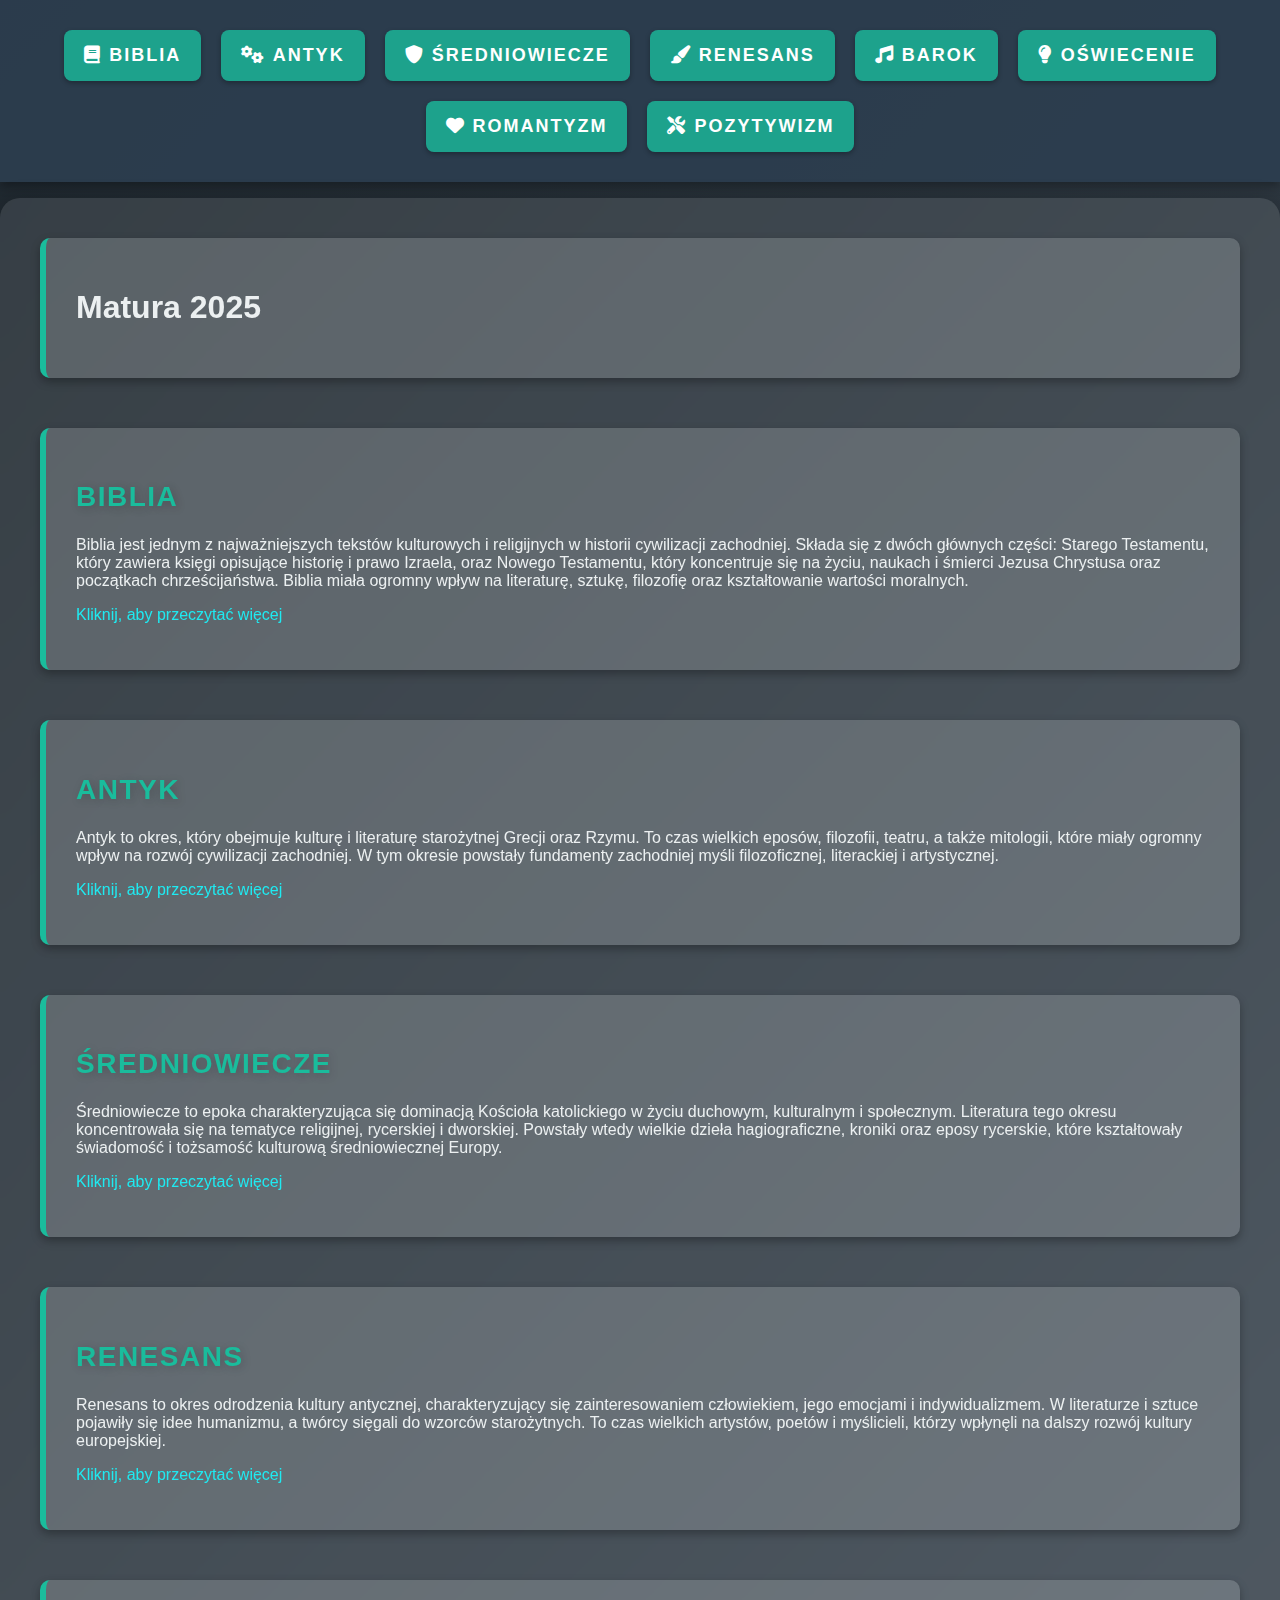
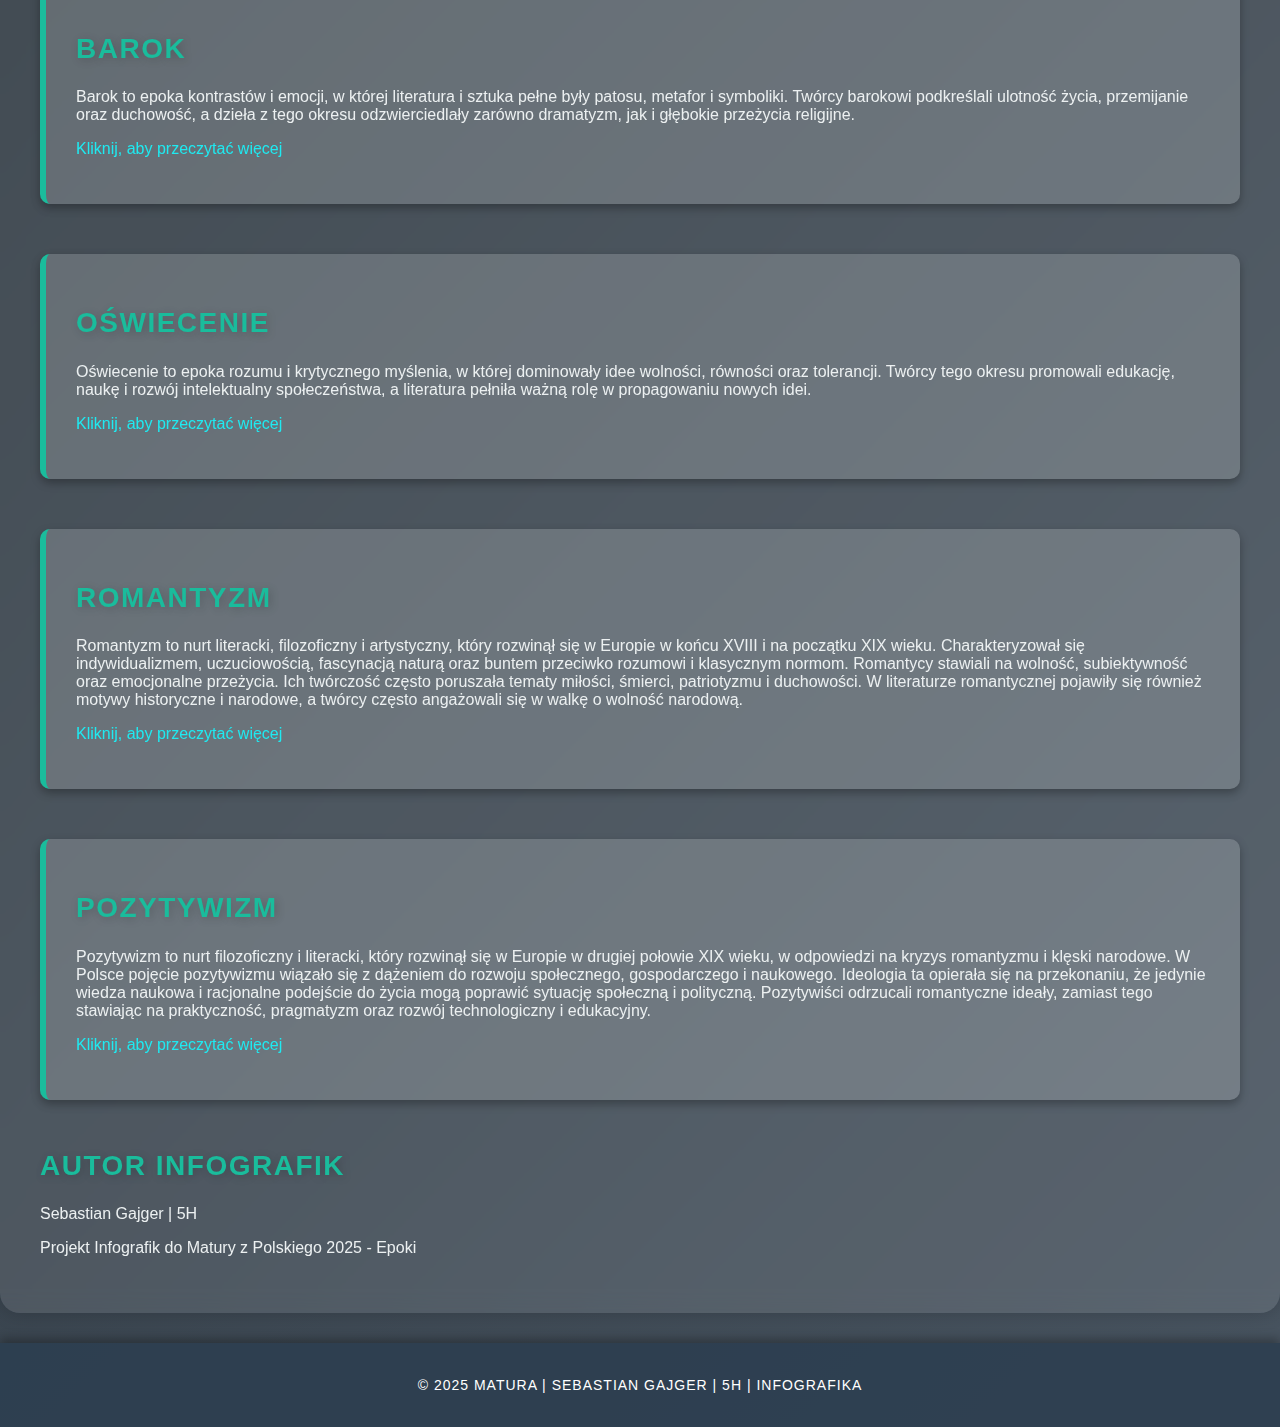
<file: index.html>
<!DOCTYPE html>
<html lang="pl">

<head>
    <meta charset="UTF-8">
    <meta name="viewport" content="width=device-width, initial-scale=1.0">
    <title>Matura Polski - 2025</title>
    <link rel="stylesheet" href="style.css">
    <script src="script.js"></script>
    <!-- Inne tagi meta i linki do stylów -->
    <link rel="stylesheet" href="https://cdnjs.cloudflare.com/ajax/libs/font-awesome/6.0.0-beta3/css/all.min.css">
</head>

<body>
    <header>
        <nav>
            <ul>
                <li><a href="#biblia"><i class="fas fa-book"></i> Biblia</a></li>
                <li><a href="#antyk"><i class="fas fa-cogs"></i> Antyk</a></li>
                <li><a href="#sredniowiecze"><i class="fas fa-shield-alt"></i> Średniowiecze</a></li>
                <li><a href="#renesans"><i class="fas fa-paint-brush"></i> Renesans</a></li>
                <li><a href="#barok"><i class="fas fa-music"></i> Barok</a></li>
                <li><a href="#oswiecenie"><i class="fas fa-lightbulb"></i> Oświecenie</a></li>
                <li><a href="#romantyzm"><i class="fas fa-heart"></i> Romantyzm</a></li>
                <li><a href="#pozytywizm"><i class="fas fa-tools"></i> Pozytywizm</a></li>
            </ul>
        </nav>
        <button class="nav-toggle">☰</button>
    </header>


    <main>

        <!-- Hero Section z tytułem -->
        <section class="hero-section">
            <h1>Matura 2025</h1>
        </section>

        <section id="biblia">
            <h2>Biblia</h2>
            <p>Biblia jest jednym z najważniejszych tekstów kulturowych i religijnych w historii cywilizacji zachodniej.
                Składa się z dwóch głównych części: Starego Testamentu, który zawiera księgi opisujące historię i prawo
                Izraela, oraz Nowego Testamentu, który koncentruje się na życiu, naukach i śmierci Jezusa Chrystusa oraz
                początkach chrześcijaństwa. Biblia miała ogromny wpływ na literaturę, sztukę, filozofię oraz
                kształtowanie wartości moralnych.</p>
            <p class="read_more"><a href="biblia.html">Kliknij, aby przeczytać więcej</a></p>
        </section>

        <section id="antyk">
            <h2>Antyk</h2>
            <p>Antyk to okres, który obejmuje kulturę i literaturę starożytnej Grecji oraz Rzymu. To czas wielkich
                eposów, filozofii, teatru, a także mitologii, które miały ogromny wpływ na rozwój cywilizacji
                zachodniej. W tym okresie powstały fundamenty zachodniej myśli filozoficznej, literackiej i
                artystycznej.</p>
            <p class="read_more"><a href="antyk.html">Kliknij, aby przeczytać więcej</a></p>
        </section>

        <section id="sredniowiecze">
            <h2>Średniowiecze</h2>
            <p>Średniowiecze to epoka charakteryzująca się dominacją Kościoła katolickiego w życiu duchowym, kulturalnym
                i społecznym. Literatura tego okresu koncentrowała się na tematyce religijnej, rycerskiej i dworskiej.
                Powstały wtedy wielkie dzieła hagiograficzne, kroniki oraz eposy rycerskie, które kształtowały
                świadomość i tożsamość kulturową średniowiecznej Europy.</p>
            <p class="read_more"><a href="sredniowiecze.html">Kliknij, aby przeczytać więcej</a></p>
        </section>

        <section id="renesans">
            <h2>Renesans</h2>
            <p>Renesans to okres odrodzenia kultury antycznej, charakteryzujący się zainteresowaniem człowiekiem, jego
                emocjami i indywidualizmem. W literaturze i sztuce pojawiły się idee humanizmu, a twórcy sięgali do
                wzorców starożytnych. To czas wielkich artystów, poetów i myślicieli, którzy wpłynęli na dalszy rozwój
                kultury europejskiej.</p>
            <p class="read_more"><a href="renesans.html">Kliknij, aby przeczytać więcej</a></p>
        </section>

        <section id="barok">
            <h2>Barok</h2>
            <p>Barok to epoka kontrastów i emocji, w której literatura i sztuka pełne były patosu, metafor i symboliki.
                Twórcy barokowi podkreślali ulotność życia, przemijanie oraz duchowość, a dzieła z tego okresu
                odzwierciedlały zarówno dramatyzm, jak i głębokie przeżycia religijne.</p>
            <p class="read_more"><a href="barok.html">Kliknij, aby przeczytać więcej</a></p>
        </section>

        <section id="oswiecenie">
            <h2>Oświecenie</h2>
            <p>Oświecenie to epoka rozumu i krytycznego myślenia, w której dominowały idee wolności, równości oraz
                tolerancji. Twórcy tego okresu promowali edukację, naukę i rozwój intelektualny społeczeństwa, a
                literatura pełniła ważną rolę w propagowaniu nowych idei.</p>
            <p class="read_more"><a href="oswiecenie.html">Kliknij, aby przeczytać więcej</a></p>
        </section>

        <section id="romantyzm">
            <h2>Romantyzm</h2>
            <p>Romantyzm to nurt literacki, filozoficzny i artystyczny, który rozwinął się w Europie w końcu XVIII i na
                początku XIX wieku. Charakteryzował się indywidualizmem, uczuciowością, fascynacją naturą oraz buntem
                przeciwko rozumowi i klasycznym normom. Romantycy stawiali na wolność, subiektywność oraz emocjonalne
                przeżycia. Ich twórczość często poruszała tematy miłości, śmierci, patriotyzmu i duchowości. W
                literaturze romantycznej pojawiły się również motywy historyczne i narodowe, a twórcy często angażowali
                się w walkę o wolność narodową.</p>
            <p class="read_more"><a href="romantyzm.html">Kliknij, aby przeczytać więcej</a></p>
        </section>

        <section id="pozytywizm">
            <h2>Pozytywizm</h2>
            <p>Pozytywizm to nurt filozoficzny i literacki, który rozwinął się w Europie w drugiej połowie XIX wieku, w
                odpowiedzi na kryzys romantyzmu i klęski narodowe. W Polsce pojęcie pozytywizmu wiązało się z dążeniem
                do rozwoju społecznego, gospodarczego i naukowego. Ideologia ta opierała się na przekonaniu, że jedynie
                wiedza naukowa i racjonalne podejście do życia mogą poprawić sytuację społeczną i polityczną.
                Pozytywiści odrzucali romantyczne ideały, zamiast tego stawiając na praktyczność, pragmatyzm oraz rozwój
                technologiczny i edukacyjny.</p>
            <p class="read_more"><a href="pozytywizm.html">Kliknij, aby przeczytać więcej</a></p>
        </section>

        <div class="author-section">
            <h2>Autor infografik</h2>
            <div class="author-name">Sebastian Gajger | 5H</div>
            <p>Projekt Infografik do Matury z Polskiego 2025 - Epoki</p>
        </div>

    </main>

    <!-- Przycisk Powrót do góry -->
    <button class="scroll-to-top">&#8679;</button>

    <footer>
        <p>&copy; 2025 Matura | Sebastian Gajger | 5H | INFOGRAFIKA</p>
    </footer>
</body>

</html>
</file>
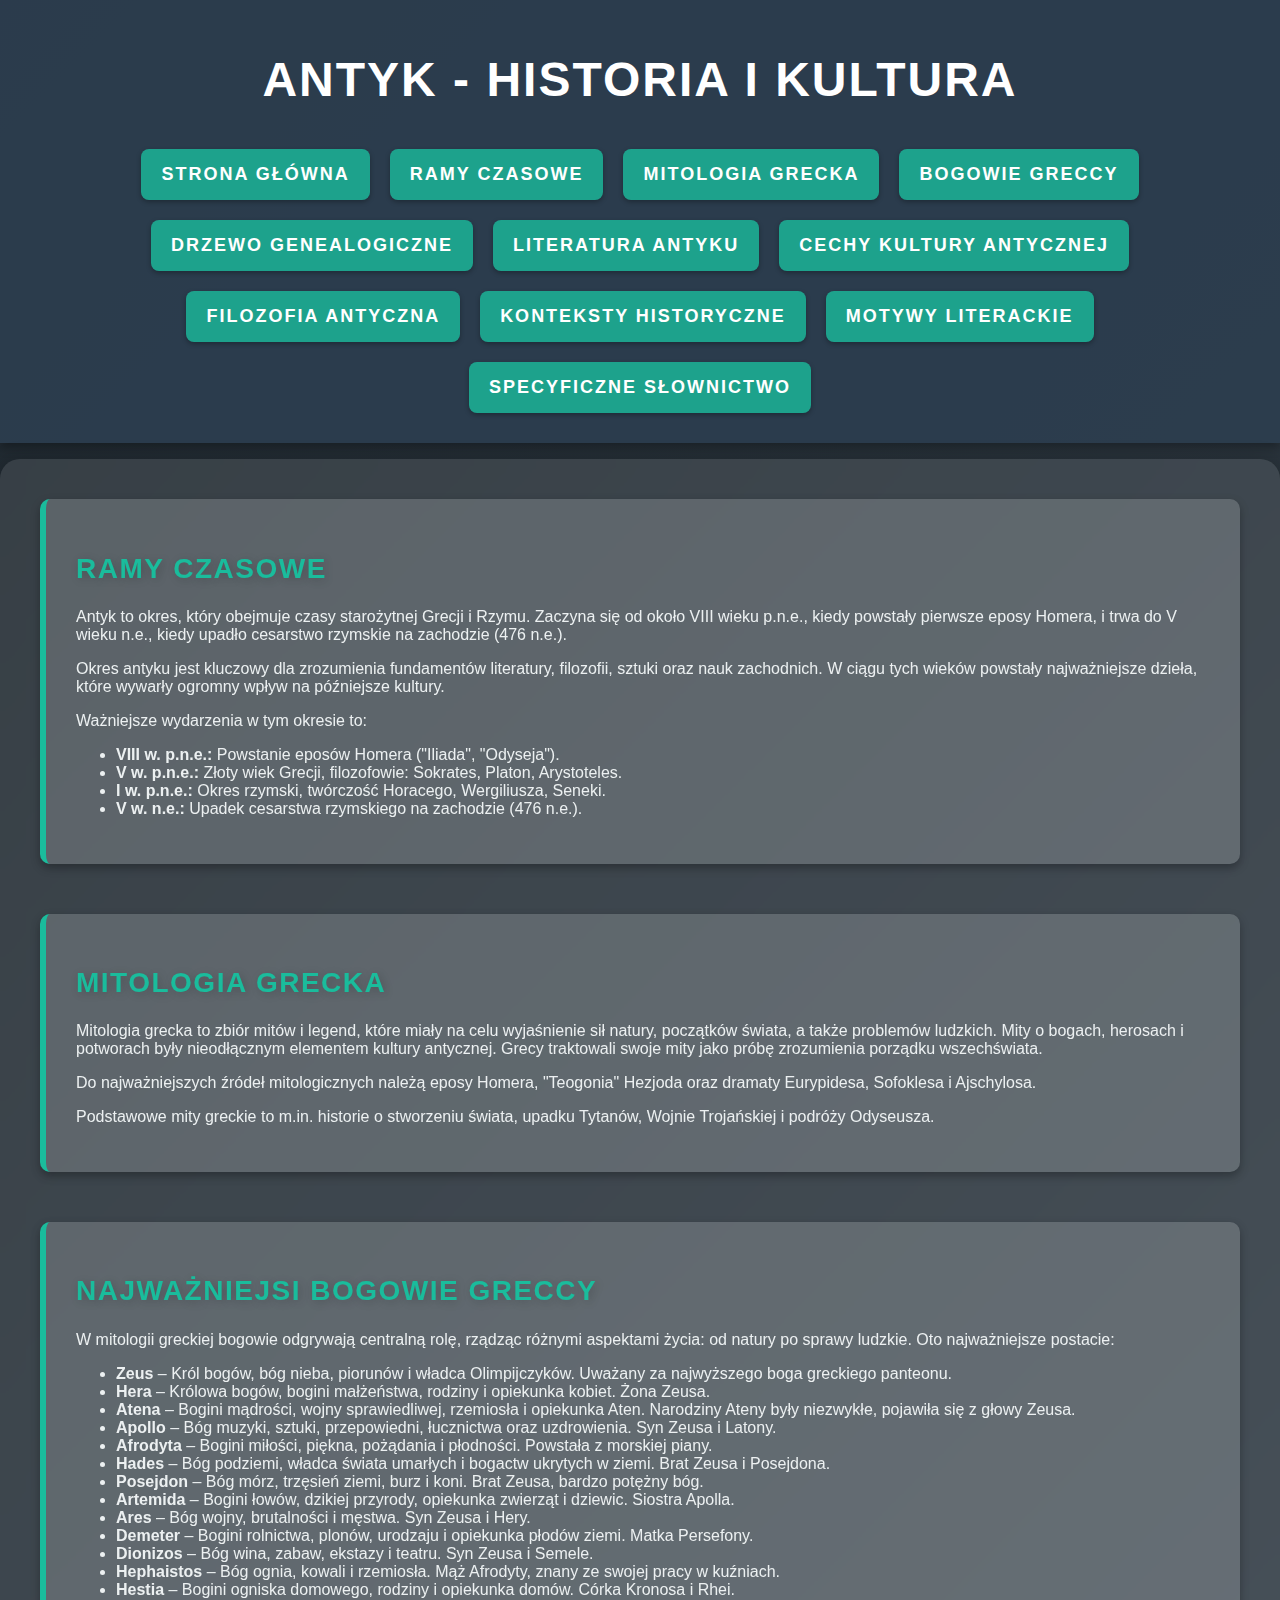
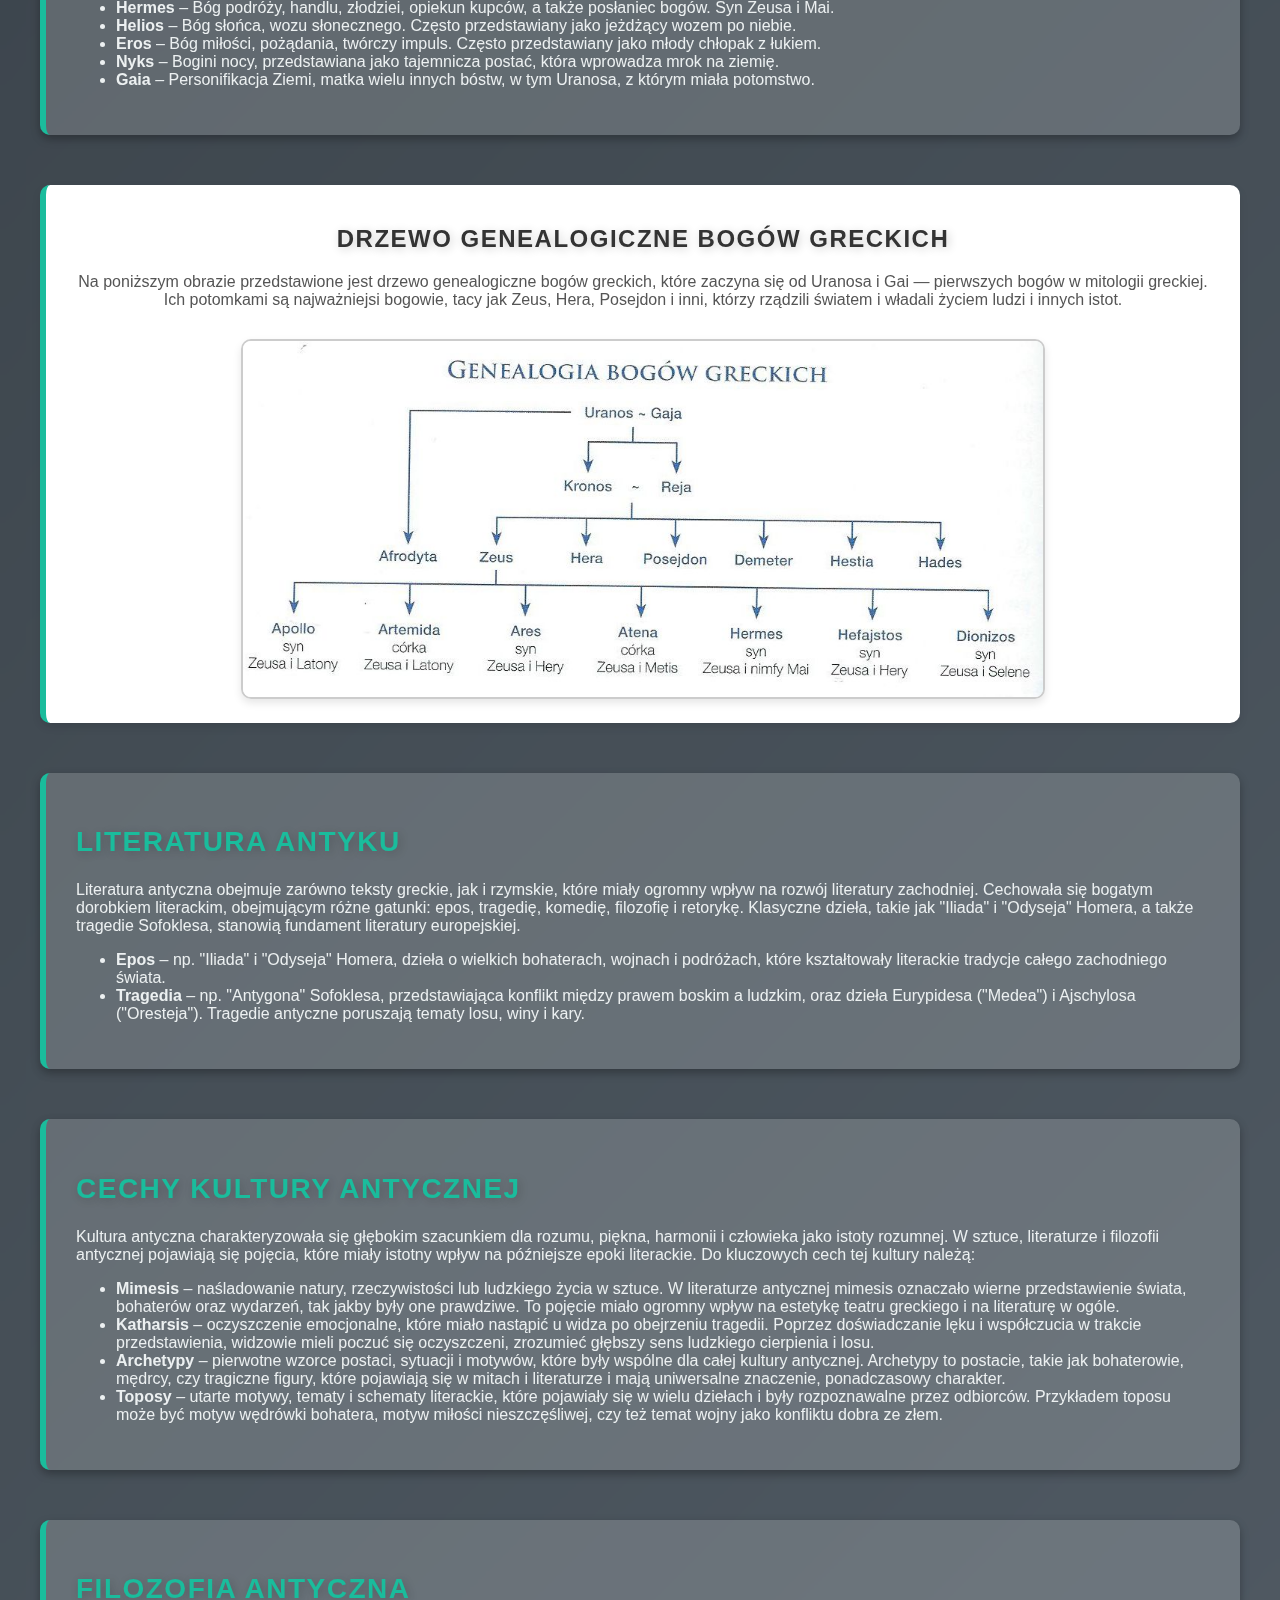
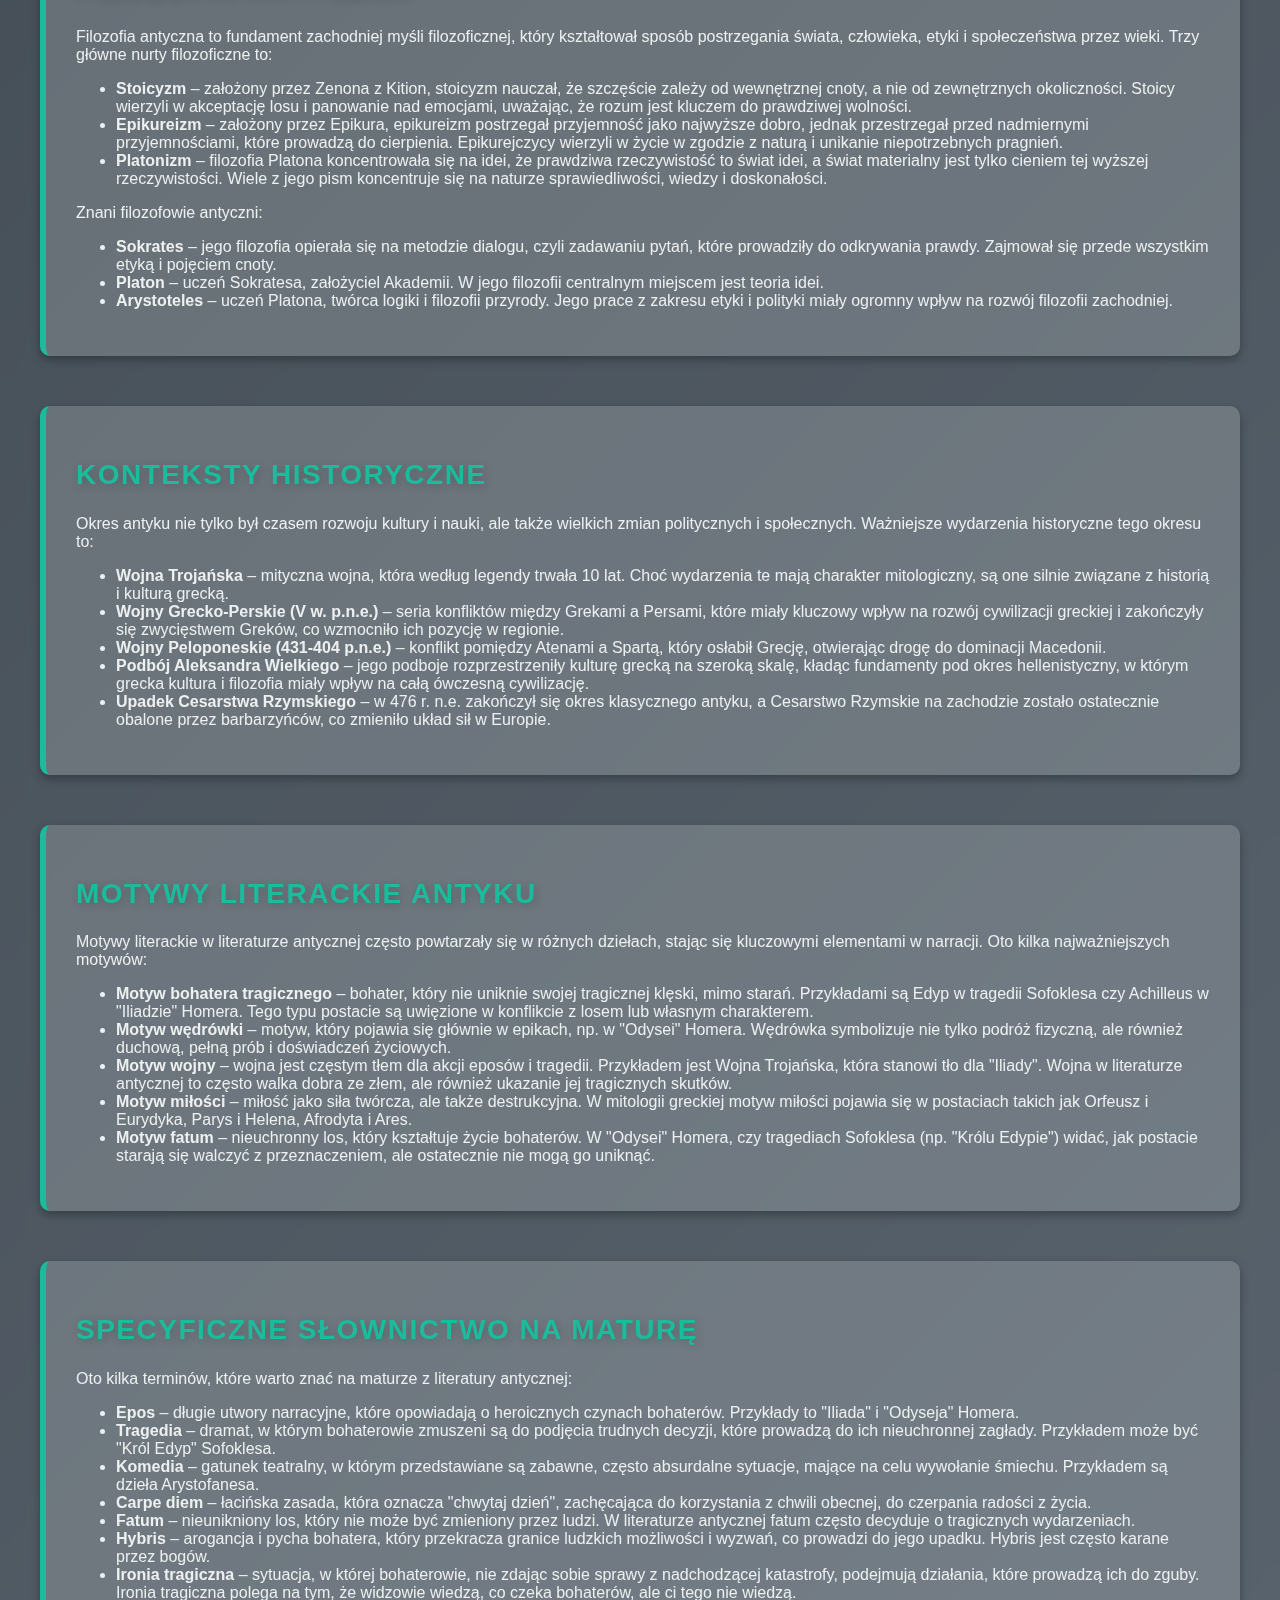
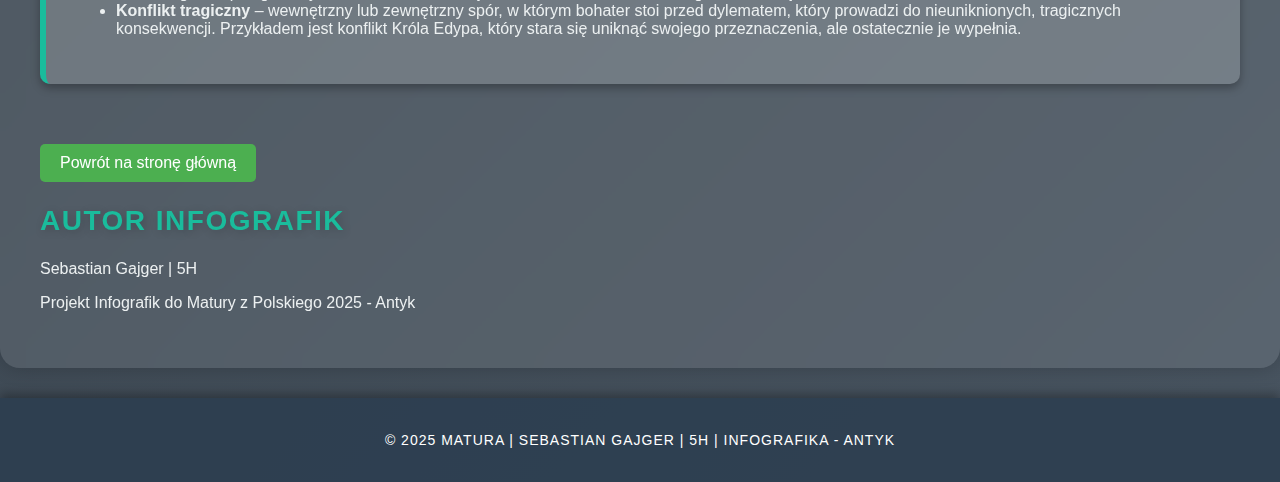
<file: antyk.html>
<!DOCTYPE html>
<html lang="pl">

<head>
    <meta charset="UTF-8">
    <meta name="viewport" content="width=device-width, initial-scale=1.0">
    <title>Antyk - Historia i Kultura</title>
    <link rel="stylesheet" href="style.css">
    <script src="script.js"></script>
</head>

<body>
    <header>
        <div class="container">
            <h1>Antyk - Historia i Kultura</h1>
            <nav>
                <ul>
                    <li><a href="#back">STRONA GŁÓWNA</a></li>
                    <li><a href="#ramy-czasowe">Ramy Czasowe</a></li>
                    <li><a href="#mitologia-grecka">Mitologia Grecka</a></li>
                    <li><a href="#bogowie-grecki">Bogowie Greccy</a></li>
                    <li><a href="#drzewo-genealogiczne">Drzewo Genealogiczne</a></li>
                    <li><a href="#literatura-antyku">Literatura Antyku</a></li>
                    <li><a href="#cechy-kultury">Cechy Kultury Antycznej</a></li>
                    <li><a href="#filozofia-antyczna">Filozofia Antyczna</a></li>
                    <li><a href="#konteksty-historyczne">Konteksty Historyczne</a></li>
                    <li><a href="#motywy-literackie">Motywy Literackie</a></li>
                    <li><a href="#specyficzne-slownictwo">Specyficzne Słownictwo</a></li>
                </ul>
            </nav>
        </div>
        <button class="nav-toggle">☰</button>
    </header>

    <main>
        <div class="container">
            <section id="ramy-czasowe">
                <h2>Ramy Czasowe</h2>
                <p>Antyk to okres, który obejmuje czasy starożytnej Grecji i Rzymu. Zaczyna się od około VIII wieku
                    p.n.e., kiedy powstały pierwsze eposy Homera, i trwa do V wieku n.e., kiedy upadło cesarstwo
                    rzymskie na zachodzie (476 n.e.).</p>
                <p>Okres antyku jest kluczowy dla zrozumienia fundamentów literatury, filozofii, sztuki oraz nauk
                    zachodnich. W ciągu tych wieków powstały najważniejsze dzieła, które wywarły ogromny wpływ na
                    późniejsze kultury.</p>
                <p>Ważniejsze wydarzenia w tym okresie to:</p>
                <ul>
                    <li><strong>VIII w. p.n.e.:</strong> Powstanie eposów Homera ("Iliada", "Odyseja").</li>
                    <li><strong>V w. p.n.e.:</strong> Złoty wiek Grecji, filozofowie: Sokrates, Platon, Arystoteles.
                    </li>
                    <li><strong>I w. p.n.e.:</strong> Okres rzymski, twórczość Horacego, Wergiliusza, Seneki.</li>
                    <li><strong>V w. n.e.:</strong> Upadek cesarstwa rzymskiego na zachodzie (476 n.e.).</li>
                </ul>
            </section>

            <section id="mitologia-grecka">
                <h2>Mitologia Grecka</h2>
                <p>Mitologia grecka to zbiór mitów i legend, które miały na celu wyjaśnienie sił natury, początków
                    świata, a także problemów ludzkich. Mity o bogach, herosach i potworach były nieodłącznym elementem
                    kultury antycznej. Grecy traktowali swoje mity jako próbę zrozumienia porządku wszechświata.</p>
                <p>Do najważniejszych źródeł mitologicznych należą eposy Homera, "Teogonia" Hezjoda oraz dramaty
                    Eurypidesa, Sofoklesa i Ajschylosa.</p>
                <p>Podstawowe mity greckie to m.in. historie o stworzeniu świata, upadku Tytanów, Wojnie Trojańskiej i
                    podróży Odyseusza.</p>
            </section>

            <section id="bogowie-grecki">
                <h2>Najważniejsi Bogowie Greccy</h2>
                <p>W mitologii greckiej bogowie odgrywają centralną rolę, rządząc różnymi aspektami życia: od natury po
                    sprawy ludzkie. Oto najważniejsze postacie:</p>
                <ul>
                    <li><strong>Zeus</strong> – Król bogów, bóg nieba, piorunów i władca Olimpijczyków. Uważany za
                        najwyższego boga greckiego panteonu.</li>
                    <li><strong>Hera</strong> – Królowa bogów, bogini małżeństwa, rodziny i opiekunka kobiet. Żona
                        Zeusa.</li>
                    <li><strong>Atena</strong> – Bogini mądrości, wojny sprawiedliwej, rzemiosła i opiekunka Aten.
                        Narodziny Ateny były niezwykłe, pojawiła się z głowy Zeusa.</li>
                    <li><strong>Apollo</strong> – Bóg muzyki, sztuki, przepowiedni, łucznictwa oraz uzdrowienia. Syn
                        Zeusa i Latony.</li>
                    <li><strong>Afrodyta</strong> – Bogini miłości, piękna, pożądania i płodności. Powstała z morskiej
                        piany.</li>
                    <li><strong>Hades</strong> – Bóg podziemi, władca świata umarłych i bogactw ukrytych w ziemi. Brat
                        Zeusa i Posejdona.</li>
                    <li><strong>Posejdon</strong> – Bóg mórz, trzęsień ziemi, burz i koni. Brat Zeusa, bardzo potężny
                        bóg.</li>
                    <li><strong>Artemida</strong> – Bogini łowów, dzikiej przyrody, opiekunka zwierząt i dziewic.
                        Siostra Apolla.</li>
                    <li><strong>Ares</strong> – Bóg wojny, brutalności i męstwa. Syn Zeusa i Hery.</li>
                    <li><strong>Demeter</strong> – Bogini rolnictwa, plonów, urodzaju i opiekunka płodów ziemi. Matka
                        Persefony.</li>
                    <li><strong>Dionizos</strong> – Bóg wina, zabaw, ekstazy i teatru. Syn Zeusa i Semele.</li>
                    <li><strong>Hephaistos</strong> – Bóg ognia, kowali i rzemiosła. Mąż Afrodyty, znany ze swojej pracy
                        w kuźniach.</li>
                    <li><strong>Hestia</strong> – Bogini ogniska domowego, rodziny i opiekunka domów. Córka Kronosa i
                        Rhei.</li>
                    <li><strong>Hermes</strong> – Bóg podróży, handlu, złodziei, opiekun kupców, a także posłaniec
                        bogów. Syn Zeusa i Mai.</li>
                    <li><strong>Helios</strong> – Bóg słońca, wozu słonecznego. Często przedstawiany jako jeżdżący wozem
                        po niebie.</li>
                    <li><strong>Eros</strong> – Bóg miłości, pożądania, twórczy impuls. Często przedstawiany jako młody
                        chłopak z łukiem.</li>
                    <li><strong>Nyks</strong> – Bogini nocy, przedstawiana jako tajemnicza postać, która wprowadza mrok
                        na ziemię.</li>
                    <li><strong>Gaia</strong> – Personifikacja Ziemi, matka wielu innych bóstw, w tym Uranosa, z którym
                        miała potomstwo.</li>
                </ul>
            </section>


            <section id="drzewo-genealogiczne">
                <h2>Drzewo Genealogiczne Bogów Greckich</h2>
                <p>Na poniższym obrazie przedstawione jest drzewo genealogiczne bogów greckich, które zaczyna się od
                    Uranosa i Gai — pierwszych bogów w mitologii greckiej. Ich potomkami są najważniejsi bogowie, tacy
                    jak Zeus, Hera, Posejdon i inni, którzy rządzili światem i władali życiem ludzi i innych istot.</p>
                <div class="drzewo-genealogiczne">
                    <img src="img/bogowie.jpg" alt="Drzewo Genealogiczne Bogów Greckich">
                </div>
            </section>


            <section id="literatura-antyku">
                <h2>Literatura Antyku</h2>
                <p>Literatura antyczna obejmuje zarówno teksty greckie, jak i rzymskie, które miały ogromny wpływ na
                    rozwój literatury zachodniej. Cechowała się bogatym dorobkiem literackim, obejmującym różne gatunki:
                    epos, tragedię, komedię, filozofię i retorykę. Klasyczne dzieła, takie jak "Iliada" i "Odyseja"
                    Homera, a także tragedie Sofoklesa, stanowią fundament literatury europejskiej.</p>
                <ul>
                    <li><strong>Epos</strong> – np. "Iliada" i "Odyseja" Homera, dzieła o wielkich bohaterach, wojnach i
                        podróżach, które kształtowały literackie tradycje całego zachodniego świata.</li>
                    <li><strong>Tragedia</strong> – np. "Antygona" Sofoklesa, przedstawiająca konflikt między prawem
                        boskim a ludzkim, oraz dzieła Eurypidesa ("Medea") i Ajschylosa ("Oresteja"). Tragedie antyczne
                        poruszają tematy losu, winy i kary.</li>
                </ul>
            </section>


            <section id="cechy-kultury">
                <h2>Cechy Kultury Antycznej</h2>
                <p>Kultura antyczna charakteryzowała się głębokim szacunkiem dla rozumu, piękna, harmonii i człowieka
                    jako istoty rozumnej. W sztuce, literaturze i filozofii antycznej pojawiają się pojęcia, które miały
                    istotny wpływ na późniejsze epoki literackie. Do kluczowych cech tej kultury należą:</p>
                <ul>
                    <li><strong>Mimesis</strong> – naśladowanie natury, rzeczywistości lub ludzkiego życia w sztuce. W
                        literaturze antycznej mimesis oznaczało wierne przedstawienie świata, bohaterów oraz wydarzeń,
                        tak jakby były one prawdziwe. To pojęcie miało ogromny wpływ na estetykę teatru greckiego i na
                        literaturę w ogóle.</li>
                    <li><strong>Katharsis</strong> – oczyszczenie emocjonalne, które miało nastąpić u widza po
                        obejrzeniu tragedii. Poprzez doświadczanie lęku i współczucia w trakcie przedstawienia, widzowie
                        mieli poczuć się oczyszczeni, zrozumieć głębszy sens ludzkiego cierpienia i losu.</li>
                    <li><strong>Archetypy</strong> – pierwotne wzorce postaci, sytuacji i motywów, które były wspólne
                        dla całej kultury antycznej. Archetypy to postacie, takie jak bohaterowie, mędrcy, czy tragiczne
                        figury, które pojawiają się w mitach i literaturze i mają uniwersalne znaczenie, ponadczasowy
                        charakter.</li>
                    <li><strong>Toposy</strong> – utarte motywy, tematy i schematy literackie, które pojawiały się w
                        wielu dziełach i były rozpoznawalne przez odbiorców. Przykładem toposu może być motyw wędrówki
                        bohatera, motyw miłości nieszczęśliwej, czy też temat wojny jako konfliktu dobra ze złem.</li>
                </ul>
            </section>

            <section id="filozofia-antyczna">
                <h2>Filozofia Antyczna</h2>
                <p>Filozofia antyczna to fundament zachodniej myśli filozoficznej, który kształtował sposób postrzegania
                    świata, człowieka, etyki i społeczeństwa przez wieki. Trzy główne nurty filozoficzne to:</p>
                <ul>
                    <li><strong>Stoicyzm</strong> – założony przez Zenona z Kition, stoicyzm nauczał, że szczęście
                        zależy od wewnętrznej cnoty, a nie od zewnętrznych okoliczności. Stoicy wierzyli w akceptację
                        losu i panowanie nad emocjami, uważając, że rozum jest kluczem do prawdziwej wolności.</li>
                    <li><strong>Epikureizm</strong> – założony przez Epikura, epikureizm postrzegał przyjemność jako
                        najwyższe dobro, jednak przestrzegał przed nadmiernymi przyjemnościami, które prowadzą do
                        cierpienia. Epikurejczycy wierzyli w życie w zgodzie z naturą i unikanie niepotrzebnych
                        pragnień.</li>
                    <li><strong>Platonizm</strong> – filozofia Platona koncentrowała się na idei, że prawdziwa
                        rzeczywistość to świat idei, a świat materialny jest tylko cieniem tej wyższej rzeczywistości.
                        Wiele z jego pism koncentruje się na naturze sprawiedliwości, wiedzy i doskonałości.</li>
                </ul>
                <p>Znani filozofowie antyczni:</p>
                <ul>
                    <li><strong>Sokrates</strong> – jego filozofia opierała się na metodzie dialogu, czyli zadawaniu
                        pytań, które prowadziły do odkrywania prawdy. Zajmował się przede wszystkim etyką i pojęciem
                        cnoty.</li>
                    <li><strong>Platon</strong> – uczeń Sokratesa, założyciel Akademii. W jego filozofii centralnym
                        miejscem jest teoria idei.</li>
                    <li><strong>Arystoteles</strong> – uczeń Platona, twórca logiki i filozofii przyrody. Jego prace z
                        zakresu etyki i polityki miały ogromny wpływ na rozwój filozofii zachodniej.</li>
                </ul>
            </section>

            <section id="konteksty-historyczne">
                <h2>Konteksty Historyczne</h2>
                <p>Okres antyku nie tylko był czasem rozwoju kultury i nauki, ale także wielkich zmian politycznych i
                    społecznych. Ważniejsze wydarzenia historyczne tego okresu to:</p>
                <ul>
                    <li><strong>Wojna Trojańska</strong> – mityczna wojna, która według legendy trwała 10 lat. Choć
                        wydarzenia te mają charakter mitologiczny, są one silnie związane z historią i kulturą grecką.
                    </li>
                    <li><strong>Wojny Grecko-Perskie (V w. p.n.e.)</strong> – seria konfliktów między Grekami a Persami,
                        które miały kluczowy wpływ na rozwój cywilizacji greckiej i zakończyły się zwycięstwem Greków,
                        co wzmocniło ich pozycję w regionie.</li>
                    <li><strong>Wojny Peloponeskie (431-404 p.n.e.)</strong> – konflikt pomiędzy Atenami a Spartą, który
                        osłabił Grecję, otwierając drogę do dominacji Macedonii.</li>
                    <li><strong>Podbój Aleksandra Wielkiego</strong> – jego podboje rozprzestrzeniły kulturę grecką na
                        szeroką skalę, kładąc fundamenty pod okres hellenistyczny, w którym grecka kultura i filozofia
                        miały wpływ na całą ówczesną cywilizację.</li>
                    <li><strong>Upadek Cesarstwa Rzymskiego</strong> – w 476 r. n.e. zakończył się okres klasycznego
                        antyku, a Cesarstwo Rzymskie na zachodzie zostało ostatecznie obalone przez barbarzyńców, co
                        zmieniło układ sił w Europie.</li>
                </ul>
            </section>

            <section id="motywy-literackie">
                <h2>Motywy Literackie Antyku</h2>
                <p>Motywy literackie w literaturze antycznej często powtarzały się w różnych dziełach, stając się
                    kluczowymi elementami w narracji. Oto kilka najważniejszych motywów:</p>
                <ul>
                    <li><strong>Motyw bohatera tragicznego</strong> – bohater, który nie uniknie swojej tragicznej
                        klęski, mimo starań. Przykładami są Edyp w tragedii Sofoklesa czy Achilleus w "Iliadzie" Homera.
                        Tego typu postacie są uwięzione w konflikcie z losem lub własnym charakterem.</li>
                    <li><strong>Motyw wędrówki</strong> – motyw, który pojawia się głównie w epikach, np. w "Odysei"
                        Homera. Wędrówka symbolizuje nie tylko podróż fizyczną, ale również duchową, pełną prób i
                        doświadczeń życiowych.</li>
                    <li><strong>Motyw wojny</strong> – wojna jest częstym tłem dla akcji eposów i tragedii. Przykładem
                        jest Wojna Trojańska, która stanowi tło dla "Iliady". Wojna w literaturze antycznej to często
                        walka dobra ze złem, ale również ukazanie jej tragicznych skutków.</li>
                    <li><strong>Motyw miłości</strong> – miłość jako siła twórcza, ale także destrukcyjna. W mitologii
                        greckiej motyw miłości pojawia się w postaciach takich jak Orfeusz i Eurydyka, Parys i Helena,
                        Afrodyta i Ares.</li>
                    <li><strong>Motyw fatum</strong> – nieuchronny los, który kształtuje życie bohaterów. W "Odysei"
                        Homera, czy tragediach Sofoklesa (np. "Królu Edypie") widać, jak postacie starają się walczyć z
                        przeznaczeniem, ale ostatecznie nie mogą go uniknąć.</li>
                </ul>
            </section>


            <section id="specyficzne-slownictwo">
                <h2>Specyficzne Słownictwo na Maturę</h2>
                <p>Oto kilka terminów, które warto znać na maturze z literatury antycznej:</p>
                <ul>
                    <li><strong>Epos</strong> – długie utwory narracyjne, które opowiadają o heroicznych czynach
                        bohaterów. Przykłady to "Iliada" i "Odyseja" Homera.</li>
                    <li><strong>Tragedia</strong> – dramat, w którym bohaterowie zmuszeni są do podjęcia trudnych
                        decyzji, które prowadzą do ich nieuchronnej zagłady. Przykładem może być "Król Edyp" Sofoklesa.
                    </li>
                    <li><strong>Komedia</strong> – gatunek teatralny, w którym przedstawiane są zabawne, często
                        absurdalne sytuacje, mające na celu wywołanie śmiechu. Przykładem są dzieła Arystofanesa.</li>
                    <li><strong>Carpe diem</strong> – łacińska zasada, która oznacza "chwytaj dzień", zachęcająca do
                        korzystania z chwili obecnej, do czerpania radości z życia.</li>
                    <li><strong>Fatum</strong> – nieunikniony los, który nie może być zmieniony przez ludzi. W
                        literaturze antycznej fatum często decyduje o tragicznych wydarzeniach.</li>
                    <li><strong>Hybris</strong> – arogancja i pycha bohatera, który przekracza granice ludzkich
                        możliwości i wyzwań, co prowadzi do jego upadku. Hybris jest często karane przez bogów.</li>
                    <li><strong>Ironia tragiczna</strong> – sytuacja, w której bohaterowie, nie zdając sobie sprawy z
                        nadchodzącej katastrofy, podejmują działania, które prowadzą ich do zguby. Ironia tragiczna
                        polega na tym, że widzowie wiedzą, co czeka bohaterów, ale ci tego nie wiedzą.</li>
                    <li><strong>Konflikt tragiczny</strong> – wewnętrzny lub zewnętrzny spór, w którym bohater stoi
                        przed dylematem, który prowadzi do nieuniknionych, tragicznych konsekwencji. Przykładem jest
                        konflikt Króla Edypa, który stara się uniknąć swojego przeznaczenia, ale ostatecznie je
                        wypełnia.</li>
                </ul>
            </section>
        </div>

        <a id="back" href="index.html" class="back-to-home">Powrót na stronę główną</a>

        <div class="author-section">
            <h2>Autor infografik</h2>
            <div class="author-name">Sebastian Gajger | 5H</div>
            <p>Projekt Infografik do Matury z Polskiego 2025 - Antyk</p>
        </div>

    </main>

    <!-- Przycisk Powrót do góry -->
    <button class="scroll-to-top">&#8679;</button>

    <footer>
        <p>&copy; 2025 Matura | Sebastian Gajger | 5H | INFOGRAFIKA - ANTYK</p>
    </footer>
</body>

</html>
</file>
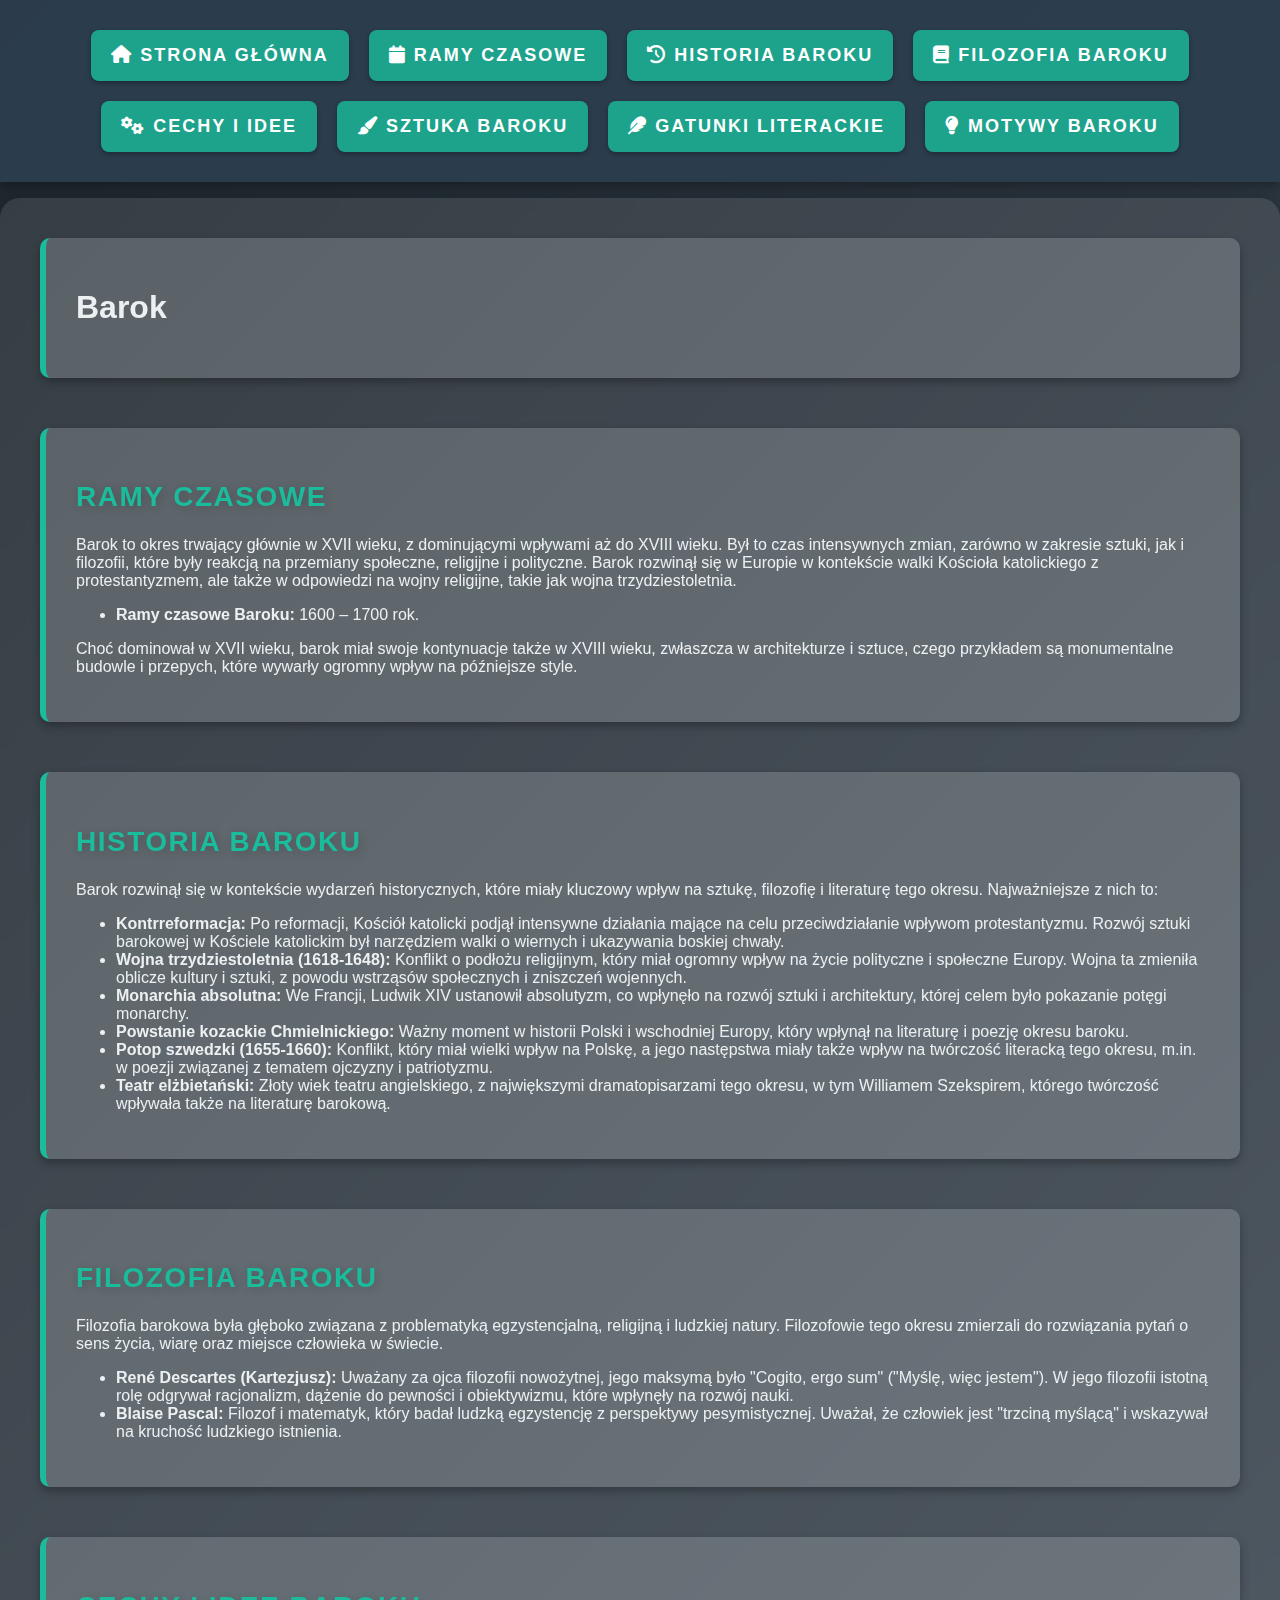
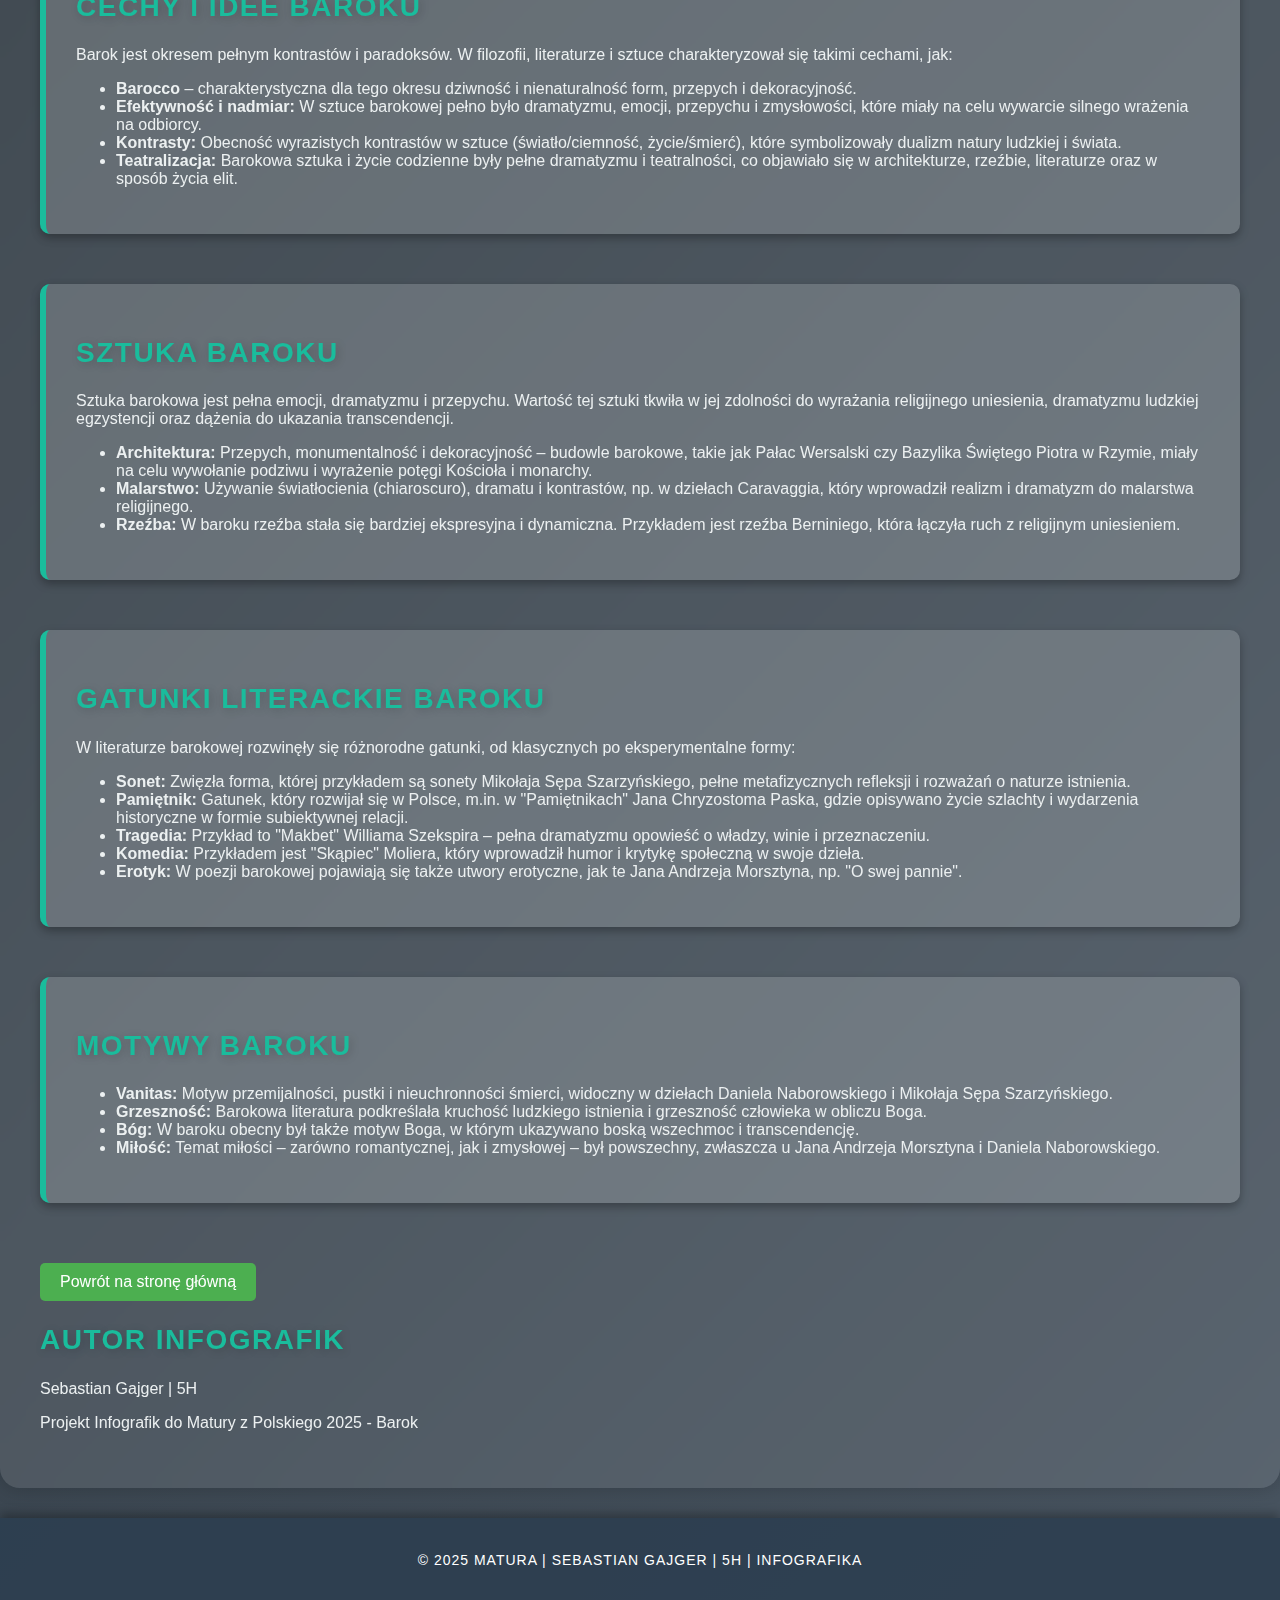
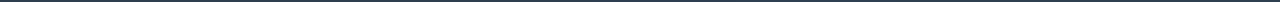
<file: barok.html>
<!DOCTYPE html>
<html lang="pl">

<head>
    <meta charset="UTF-8">
    <meta name="viewport" content="width=device-width, initial-scale=1.0">
    <title>Barok - Matura z Polskiego</title>
    <link rel="stylesheet" href="style.css">
    <script src="script.js"></script>
    <link rel="stylesheet" href="https://cdnjs.cloudflare.com/ajax/libs/font-awesome/6.0.0-beta3/css/all.min.css">
</head>

<body>
    <header>
        <nav>
            <ul>
                <li><a href="#back"><i class="fas fa-home"></i> Strona Główna</a></li>
                <li><a href="#ramy-czasowe"><i class="fas fa-calendar"></i> Ramy Czasowe</a></li>
                <li><a href="#historia"><i class="fas fa-history"></i> Historia Baroku</a></li>
                <li><a href="#filozofia"><i class="fas fa-book"></i> Filozofia Baroku</a></li>
                <li><a href="#cechy-idee"><i class="fas fa-cogs"></i> Cechy i Idee</a></li>
                <li><a href="#sztuka"><i class="fas fa-paint-brush"></i> Sztuka Baroku</a></li>
                <li><a href="#gatunki-literackie"><i class="fas fa-feather"></i> Gatunki Literackie</a></li>
                <li><a href="#motywy-baroku"><i class="fas fa-lightbulb"></i> Motywy Baroku</a></li>
            </ul>
        </nav>
        <button class="nav-toggle">☰</button>
    </header>

    <main>
        <div class="container">
            <section class="hero-section">
                <h1>Barok</h1>
            </section>

            <!-- Ramy Czasowe -->
            <section id="ramy-czasowe">
                <h2>Ramy Czasowe</h2>
                <p>Barok to okres trwający głównie w XVII wieku, z dominującymi wpływami aż do XVIII wieku. Był to czas
                    intensywnych zmian, zarówno w zakresie sztuki, jak i filozofii, które były reakcją na przemiany
                    społeczne, religijne i polityczne. Barok rozwinął się w Europie w kontekście walki Kościoła
                    katolickiego z protestantyzmem, ale także w odpowiedzi na wojny religijne, takie jak wojna
                    trzydziestoletnia.</p>
                <ul>
                    <li><strong>Ramy czasowe Baroku:</strong> 1600 – 1700 rok.</li>
                </ul>
                <p>Choć dominował w XVII wieku, barok miał swoje kontynuacje także w XVIII wieku, zwłaszcza w
                    architekturze i sztuce, czego przykładem są monumentalne budowle i przepych, które wywarły ogromny
                    wpływ na późniejsze style.</p>
            </section>

            <!-- Historia -->
            <section id="historia">
                <h2>Historia Baroku</h2>
                <p>Barok rozwinął się w kontekście wydarzeń historycznych, które miały kluczowy wpływ na sztukę,
                    filozofię i literaturę tego okresu. Najważniejsze z nich to:</p>
                <ul>
                    <li><strong>Kontrreformacja:</strong> Po reformacji, Kościół katolicki podjął intensywne działania
                        mające na celu przeciwdziałanie wpływom protestantyzmu. Rozwój sztuki barokowej w Kościele
                        katolickim był narzędziem walki o wiernych i ukazywania boskiej chwały.</li>
                    <li><strong>Wojna trzydziestoletnia (1618-1648):</strong> Konflikt o podłożu religijnym, który miał
                        ogromny wpływ na życie polityczne i społeczne Europy. Wojna ta zmieniła oblicze kultury i
                        sztuki, z powodu wstrząsów społecznych i zniszczeń wojennych.</li>
                    <li><strong>Monarchia absolutna:</strong> We Francji, Ludwik XIV ustanowił absolutyzm, co wpłynęło
                        na rozwój sztuki i architektury, której celem było pokazanie potęgi monarchy.</li>
                    <li><strong>Powstanie kozackie Chmielnickiego:</strong> Ważny moment w historii Polski i wschodniej
                        Europy, który wpłynął na literaturę i poezję okresu baroku.</li>
                    <li><strong>Potop szwedzki (1655-1660):</strong> Konflikt, który miał wielki wpływ na Polskę, a jego
                        następstwa miały także wpływ na twórczość literacką tego okresu, m.in. w poezji związanej z
                        tematem ojczyzny i patriotyzmu.</li>
                    <li><strong>Teatr elżbietański:</strong> Złoty wiek teatru angielskiego, z największymi
                        dramatopisarzami tego okresu, w tym Williamem Szekspirem, którego twórczość wpływała także na
                        literaturę barokową.</li>
                </ul>
            </section>

            <!-- Filozofia -->
            <section id="filozofia">
                <h2>Filozofia Baroku</h2>
                <p>Filozofia barokowa była głęboko związana z problematyką egzystencjalną, religijną i ludzkiej natury.
                    Filozofowie tego okresu zmierzali do rozwiązania pytań o sens życia, wiarę oraz miejsce człowieka w
                    świecie.</p>
                <ul>
                    <li><strong>René Descartes (Kartezjusz):</strong> Uważany za ojca filozofii nowożytnej, jego maksymą
                        było "Cogito, ergo sum" ("Myślę, więc jestem"). W jego filozofii istotną rolę odgrywał
                        racjonalizm, dążenie do pewności i obiektywizmu, które wpłynęły na rozwój nauki.</li>
                    <li><strong>Blaise Pascal:</strong> Filozof i matematyk, który badał ludzką egzystencję z
                        perspektywy pesymistycznej. Uważał, że człowiek jest "trzciną myślącą" i wskazywał na kruchość
                        ludzkiego istnienia.</li>
                </ul>
            </section>

            <!-- Cechy i Idee -->
            <section id="cechy-idee">
                <h2>Cechy i Idee Baroku</h2>
                <p>Barok jest okresem pełnym kontrastów i paradoksów. W filozofii, literaturze i sztuce charakteryzował
                    się takimi cechami, jak:</p>
                <ul>
                    <li><strong>Barocco</strong> – charakterystyczna dla tego okresu dziwność i nienaturalność form,
                        przepych i dekoracyjność.</li>
                    <li><strong>Efektywność i nadmiar:</strong> W sztuce barokowej pełno było dramatyzmu, emocji,
                        przepychu i zmysłowości, które miały na celu wywarcie silnego wrażenia na odbiorcy.</li>
                    <li><strong>Kontrasty:</strong> Obecność wyrazistych kontrastów w sztuce (światło/ciemność,
                        życie/śmierć), które symbolizowały dualizm natury ludzkiej i świata.</li>
                    <li><strong>Teatralizacja:</strong> Barokowa sztuka i życie codzienne były pełne dramatyzmu i
                        teatralności, co objawiało się w architekturze, rzeźbie, literaturze oraz w sposób życia elit.
                    </li>
                </ul>
            </section>

            <!-- Sztuka -->
            <section id="sztuka">
                <h2>Sztuka Baroku</h2>
                <p>Sztuka barokowa jest pełna emocji, dramatyzmu i przepychu. Wartość tej sztuki tkwiła w jej zdolności
                    do wyrażania religijnego uniesienia, dramatyzmu ludzkiej egzystencji oraz dążenia do ukazania
                    transcendencji.</p>
                <ul>
                    <li><strong>Architektura:</strong> Przepych, monumentalność i dekoracyjność – budowle barokowe,
                        takie jak Pałac Wersalski czy Bazylika Świętego Piotra w Rzymie, miały na celu wywołanie podziwu
                        i wyrażenie potęgi Kościoła i monarchy.</li>
                    <li><strong>Malarstwo:</strong> Używanie światłocienia (chiaroscuro), dramatu i kontrastów, np. w
                        dziełach Caravaggia, który wprowadził realizm i dramatyzm do malarstwa religijnego.</li>
                    <li><strong>Rzeźba:</strong> W baroku rzeźba stała się bardziej ekspresyjna i dynamiczna. Przykładem
                        jest rzeźba Berniniego, która łączyła ruch z religijnym uniesieniem.</li>
                </ul>
            </section>

            <!-- Gatunki Literackie -->
            <section id="gatunki-literackie">
                <h2>Gatunki Literackie Baroku</h2>
                <p>W literaturze barokowej rozwinęły się różnorodne gatunki, od klasycznych po eksperymentalne formy:
                </p>
                <ul>
                    <li><strong>Sonet:</strong> Zwięzła forma, której przykładem są sonety Mikołaja Sępa Szarzyńskiego,
                        pełne metafizycznych refleksji i rozważań o naturze istnienia.</li>
                    <li><strong>Pamiętnik:</strong> Gatunek, który rozwijał się w Polsce, m.in. w "Pamiętnikach" Jana
                        Chryzostoma Paska, gdzie opisywano życie szlachty i wydarzenia historyczne w formie subiektywnej
                        relacji.</li>
                    <li><strong>Tragedia:</strong> Przykład to "Makbet" Williama Szekspira – pełna dramatyzmu opowieść o
                        władzy, winie i przeznaczeniu.</li>
                    <li><strong>Komedia:</strong> Przykładem jest "Skąpiec" Moliera, który wprowadził humor i krytykę
                        społeczną w swoje dzieła.</li>
                    <li><strong>Erotyk:</strong> W poezji barokowej pojawiają się także utwory erotyczne, jak te Jana
                        Andrzeja Morsztyna, np. "O swej pannie".</li>
                </ul>
            </section>

            <!-- Motywy Baroku -->
            <section id="motywy-baroku">
                <h2>Motywy Baroku</h2>
                <ul>
                    <li><strong>Vanitas:</strong> Motyw przemijalności, pustki i nieuchronności śmierci, widoczny w
                        dziełach Daniela Naborowskiego i Mikołaja Sępa Szarzyńskiego.</li>
                    <li><strong>Grzeszność:</strong> Barokowa literatura podkreślała kruchość ludzkiego istnienia i
                        grzeszność człowieka w obliczu Boga.</li>
                    <li><strong>Bóg:</strong> W baroku obecny był także motyw Boga, w którym ukazywano boską wszechmoc i
                        transcendencję.</li>
                    <li><strong>Miłość:</strong> Temat miłości – zarówno romantycznej, jak i zmysłowej – był powszechny,
                        zwłaszcza u Jana Andrzeja Morsztyna i Daniela Naborowskiego.</li>
                </ul>
            </section>

        </div>
        <a id="back" href="index.html" class="back-to-home">Powrót na stronę główną</a>

        <div class="author-section">
            <h2>Autor infografik</h2>
            <div class="author-name">Sebastian Gajger | 5H</div>
            <p>Projekt Infografik do Matury z Polskiego 2025 - Barok</p>

        </div>
    </main>
    <!-- Przycisk Powrót do góry -->
    <button class="scroll-to-top">&#8679;</button>
    <footer>
        <p>&copy; 2025 Matura | Sebastian Gajger | 5H | INFOGRAFIKA</p>
    </footer>
</body>

</html>
</file>
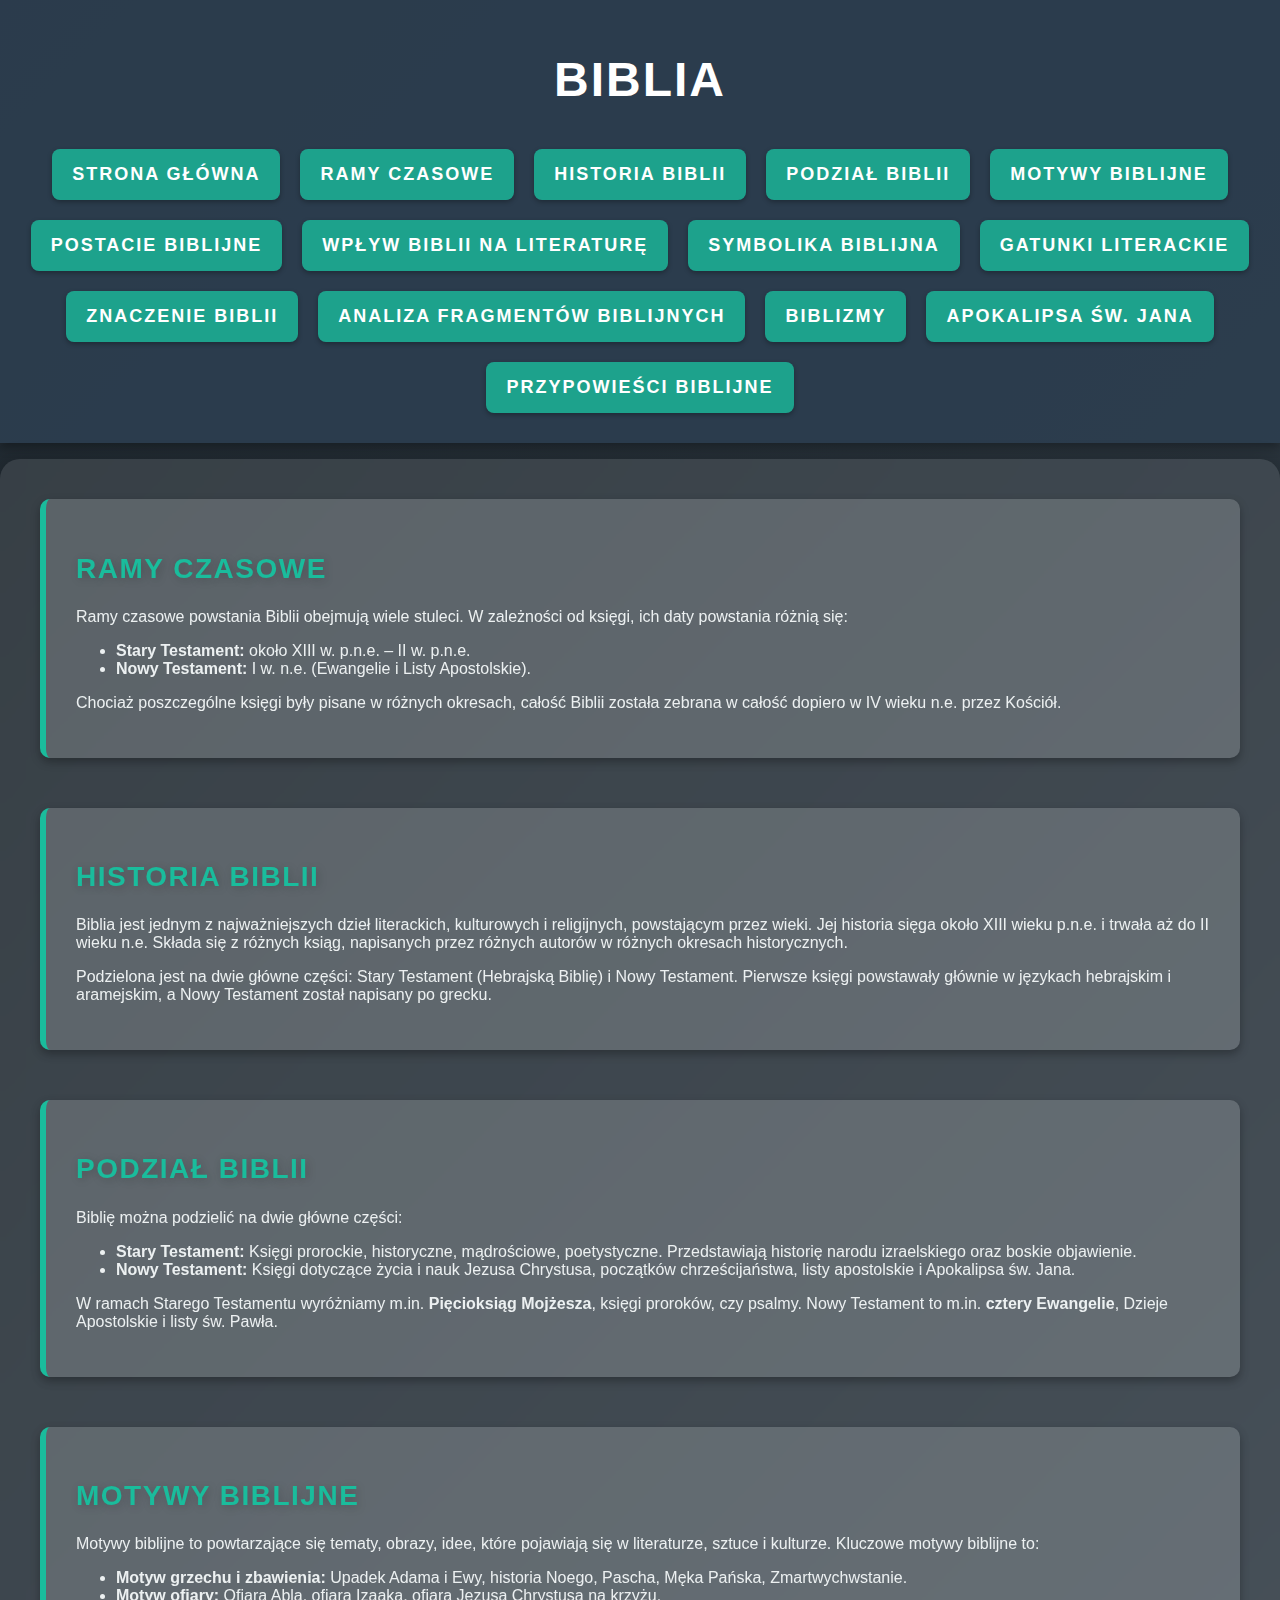
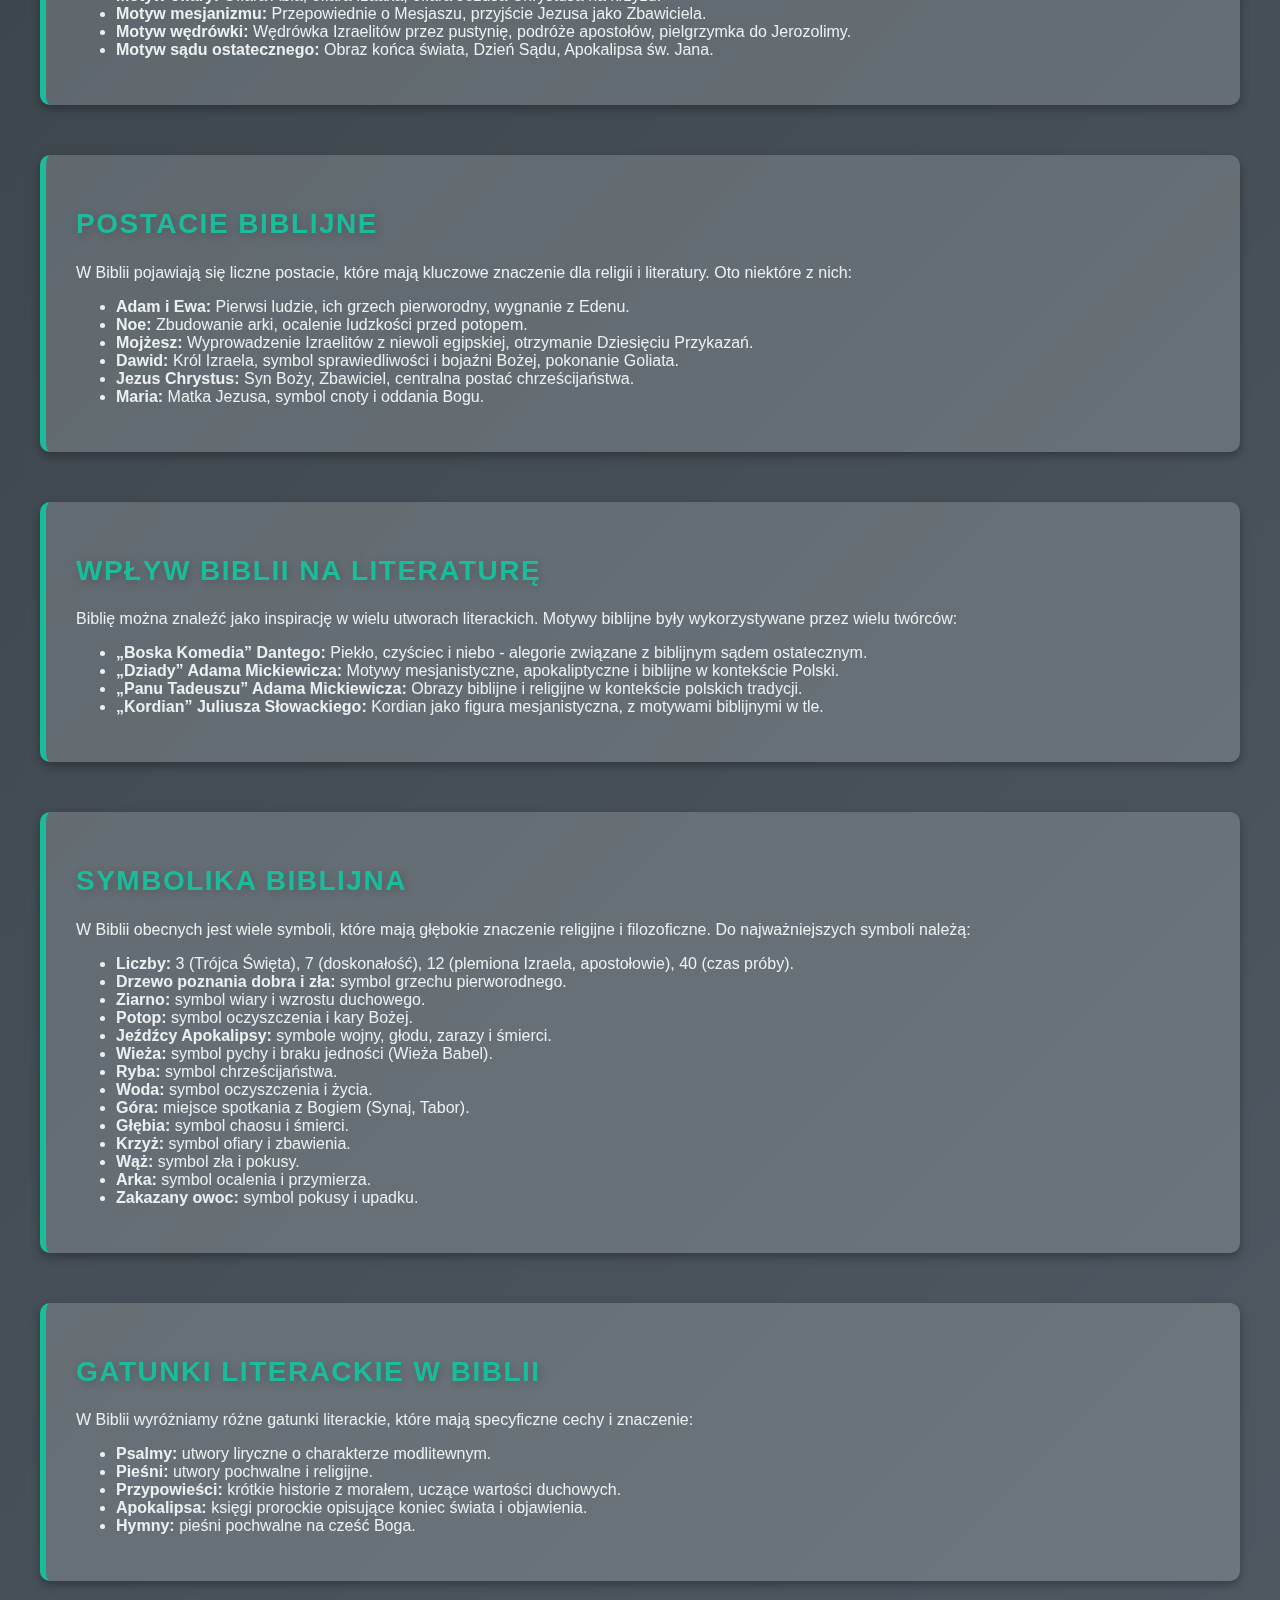
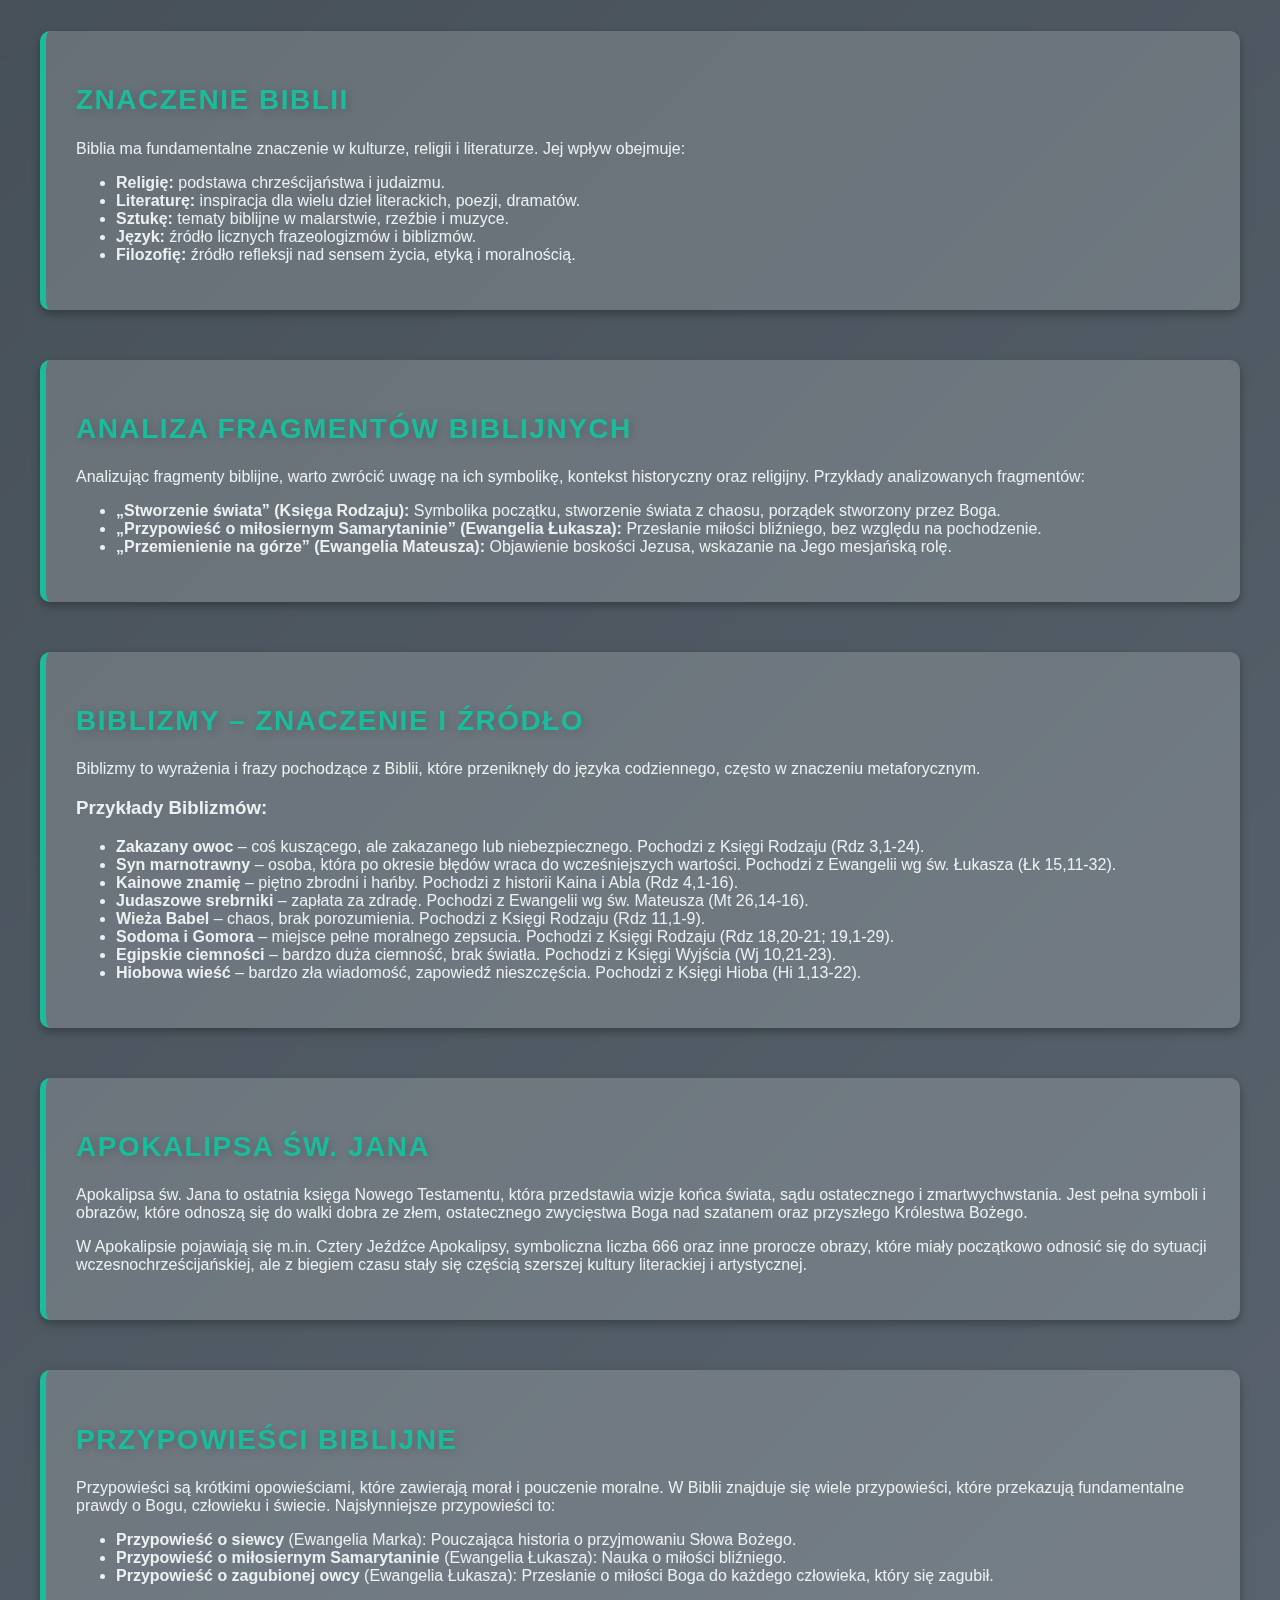
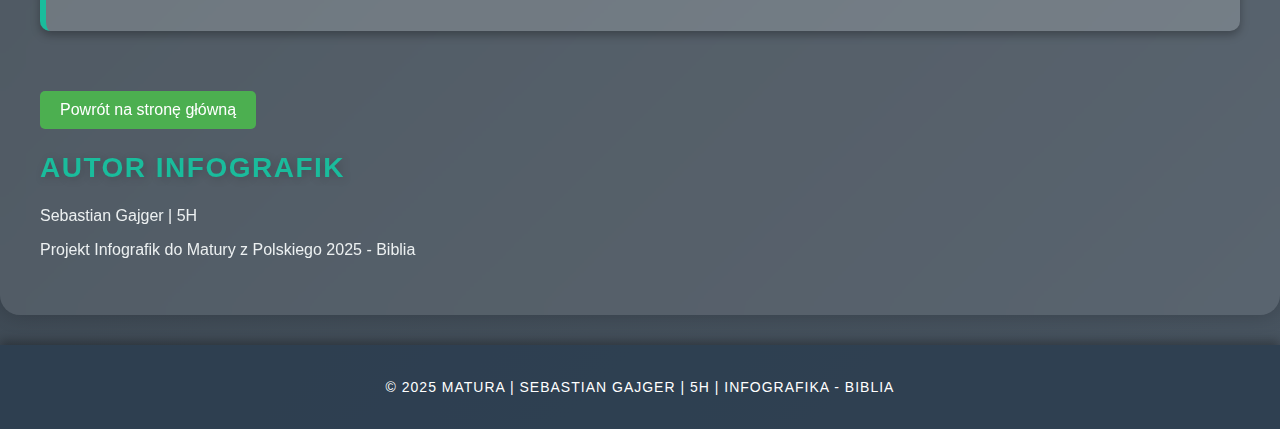
<file: biblia.html>
<!DOCTYPE html>
<html lang="pl">

<head>
    <meta charset="UTF-8">
    <meta name="viewport" content="width=device-width, initial-scale=1.0">
    <title>Biblia - Matura z Polskiego</title>
    <link rel="stylesheet" href="style.css">
    <script src="script.js"></script>
</head>

<body>
    <header>
        <div class="container">
            <h1>Biblia</h1>
            <nav>
                <ul>
                    <li><a href="#back">STRONA GŁÓWNA</a></li>
                    <li><a href="#ramy-czasowe">Ramy Czasowe</a></li>
                    <li><a href="#historia-biblii">Historia Biblii</a></li>
                    <li><a href="#podzial-biblii">Podział Biblii</a></li>
                    <li><a href="#motywy-biblijne">Motywy biblijne</a></li>
                    <li><a href="#postacie-biblijne">Postacie biblijne</a></li>
                    <li><a href="#wpływ-biblii">Wpływ Biblii na literaturę</a></li>
                    <li><a href="#symbolika-biblijna">Symbolika biblijna</a></li>
                    <li><a href="#gatunki-literackie">Gatunki literackie</a></li>
                    <li><a href="#znaczenie-biblii">Znaczenie Biblii</a></li>
                    <li><a href="#analiza-biblii">Analiza fragmentów biblijnych</a></li>
                    <li><a href="#biblizmy">Biblizmy</a></li>
                    <li><a href="#apokalipsa">Apokalipsa Św. Jana</a></li>
                    <li><a href="#przypowiesci">Przypowieści Biblijne</a></li>
                </ul>
            </nav>
            <button class="nav-toggle">☰</button>
        </div>
    </header>

    <main>
        <div class="container">

            <section id="ramy-czasowe">
                <h2>Ramy Czasowe</h2>
                <p>Ramy czasowe powstania Biblii obejmują wiele stuleci. W zależności od księgi, ich daty powstania
                    różnią się:</p>
                <ul>
                    <li><strong>Stary Testament:</strong> około XIII w. p.n.e. – II w. p.n.e.</li>
                    <li><strong>Nowy Testament:</strong> I w. n.e. (Ewangelie i Listy Apostolskie).</li>
                </ul>
                <p>Chociaż poszczególne księgi były pisane w różnych okresach, całość Biblii została zebrana w całość
                    dopiero w IV wieku n.e. przez Kościół.</p>
            </section>


            <section id="historia-biblii">
                <h2>Historia Biblii</h2>
                <p>Biblia jest jednym z najważniejszych dzieł literackich, kulturowych i religijnych, powstającym przez
                    wieki. Jej historia sięga około XIII wieku p.n.e. i trwała aż do II wieku n.e. Składa się z różnych
                    ksiąg, napisanych przez różnych autorów w różnych okresach historycznych.</p>
                <p>Podzielona jest na dwie główne części: Stary Testament (Hebrajską Biblię) i Nowy Testament. Pierwsze
                    księgi powstawały głównie w językach hebrajskim i aramejskim, a Nowy Testament został napisany po
                    grecku.</p>
            </section>

            <section id="podzial-biblii">
                <h2>Podział Biblii</h2>
                <p>Biblię można podzielić na dwie główne części:</p>
                <ul>
                    <li><strong>Stary Testament:</strong> Księgi prorockie, historyczne, mądrościowe, poetystyczne.
                        Przedstawiają historię narodu izraelskiego oraz boskie objawienie.</li>
                    <li><strong>Nowy Testament:</strong> Księgi dotyczące życia i nauk Jezusa Chrystusa, początków
                        chrześcijaństwa, listy apostolskie i Apokalipsa św. Jana.</li>
                </ul>
                <p>W ramach Starego Testamentu wyróżniamy m.in. <strong>Pięcioksiąg Mojżesza</strong>, księgi proroków,
                    czy psalmy. Nowy Testament to m.in. <strong>cztery Ewangelie</strong>, Dzieje Apostolskie i listy
                    św. Pawła.</p>
            </section>

            <section id="motywy-biblijne">
                <h2>Motywy biblijne</h2>
                <p>Motywy biblijne to powtarzające się tematy, obrazy, idee, które pojawiają się w literaturze, sztuce i
                    kulturze. Kluczowe motywy biblijne to:</p>
                <ul>
                    <li><strong>Motyw grzechu i zbawienia:</strong> Upadek Adama i Ewy, historia Noego, Pascha, Męka
                        Pańska, Zmartwychwstanie.</li>
                    <li><strong>Motyw ofiary:</strong> Ofiara Abla, ofiara Izaaka, ofiara Jezusa Chrystusa na krzyżu.
                    </li>
                    <li><strong>Motyw mesjanizmu:</strong> Przepowiednie o Mesjaszu, przyjście Jezusa jako Zbawiciela.
                    </li>
                    <li><strong>Motyw wędrówki:</strong> Wędrówka Izraelitów przez pustynię, podróże apostołów,
                        pielgrzymka do Jerozolimy.</li>
                    <li><strong>Motyw sądu ostatecznego:</strong> Obraz końca świata, Dzień Sądu, Apokalipsa św. Jana.
                    </li>
                </ul>
            </section>

            <section id="postacie-biblijne">
                <h2>Postacie biblijne</h2>
                <p>W Biblii pojawiają się liczne postacie, które mają kluczowe znaczenie dla religii i literatury. Oto
                    niektóre z nich:</p>
                <ul>
                    <li><strong>Adam i Ewa:</strong> Pierwsi ludzie, ich grzech pierworodny, wygnanie z Edenu.</li>
                    <li><strong>Noe:</strong> Zbudowanie arki, ocalenie ludzkości przed potopem.</li>
                    <li><strong>Mojżesz:</strong> Wyprowadzenie Izraelitów z niewoli egipskiej, otrzymanie Dziesięciu
                        Przykazań.</li>
                    <li><strong>Dawid:</strong> Król Izraela, symbol sprawiedliwości i bojaźni Bożej, pokonanie Goliata.
                    </li>
                    <li><strong>Jezus Chrystus:</strong> Syn Boży, Zbawiciel, centralna postać chrześcijaństwa.</li>
                    <li><strong>Maria:</strong> Matka Jezusa, symbol cnoty i oddania Bogu.</li>
                </ul>
            </section>

            <section id="wpływ-biblii">
                <h2>Wpływ Biblii na literaturę</h2>
                <p>Biblię można znaleźć jako inspirację w wielu utworach literackich. Motywy biblijne były
                    wykorzystywane przez wielu twórców:</p>
                <ul>
                    <li><strong>„Boska Komedia” Dantego:</strong> Piekło, czyściec i niebo - alegorie związane z
                        biblijnym sądem ostatecznym.</li>
                    <li><strong>„Dziady” Adama Mickiewicza:</strong> Motywy mesjanistyczne, apokaliptyczne i biblijne w
                        kontekście Polski.</li>
                    <li><strong>„Panu Tadeuszu” Adama Mickiewicza:</strong> Obrazy biblijne i religijne w kontekście
                        polskich tradycji.</li>
                    <li><strong>„Kordian” Juliusza Słowackiego:</strong> Kordian jako figura mesjanistyczna, z motywami
                        biblijnymi w tle.</li>
                </ul>
            </section>

            <section id="symbolika-biblijna">
                <h2>Symbolika biblijna</h2>
                <p>W Biblii obecnych jest wiele symboli, które mają głębokie znaczenie religijne i filozoficzne. Do
                    najważniejszych symboli należą:</p>
                <ul>
                    <li><strong>Liczby:</strong> 3 (Trójca Święta), 7 (doskonałość), 12 (plemiona Izraela, apostołowie),
                        40 (czas próby).</li>
                    <li><strong>Drzewo poznania dobra i zła:</strong> symbol grzechu pierworodnego.</li>
                    <li><strong>Ziarno:</strong> symbol wiary i wzrostu duchowego.</li>
                    <li><strong>Potop:</strong> symbol oczyszczenia i kary Bożej.</li>
                    <li><strong>Jeźdźcy Apokalipsy:</strong> symbole wojny, głodu, zarazy i śmierci.</li>
                    <li><strong>Wieża:</strong> symbol pychy i braku jedności (Wieża Babel).</li>
                    <li><strong>Ryba:</strong> symbol chrześcijaństwa.</li>
                    <li><strong>Woda:</strong> symbol oczyszczenia i życia.</li>
                    <li><strong>Góra:</strong> miejsce spotkania z Bogiem (Synaj, Tabor).</li>
                    <li><strong>Głębia:</strong> symbol chaosu i śmierci.</li>
                    <li><strong>Krzyż:</strong> symbol ofiary i zbawienia.</li>
                    <li><strong>Wąż:</strong> symbol zła i pokusy.</li>
                    <li><strong>Arka:</strong> symbol ocalenia i przymierza.</li>
                    <li><strong>Zakazany owoc:</strong> symbol pokusy i upadku.</li>
                </ul>
            </section>

            <section id="gatunki-literackie">
                <h2>Gatunki literackie w Biblii</h2>
                <p>W Biblii wyróżniamy różne gatunki literackie, które mają specyficzne cechy i znaczenie:</p>
                <ul>
                    <li><strong>Psalmy:</strong> utwory liryczne o charakterze modlitewnym.</li>
                    <li><strong>Pieśni:</strong> utwory pochwalne i religijne.</li>
                    <li><strong>Przypowieści:</strong> krótkie historie z morałem, uczące wartości duchowych.</li>
                    <li><strong>Apokalipsa:</strong> księgi prorockie opisujące koniec świata i objawienia.</li>
                    <li><strong>Hymny:</strong> pieśni pochwalne na cześć Boga.</li>
                </ul>
            </section>
            
            <section id="znaczenie-biblii">
                <h2>Znaczenie Biblii</h2>
                <p>Biblia ma fundamentalne znaczenie w kulturze, religii i literaturze. Jej wpływ obejmuje:</p>
                <ul>
                    <li><strong>Religię:</strong> podstawa chrześcijaństwa i judaizmu.</li>
                    <li><strong>Literaturę:</strong> inspiracja dla wielu dzieł literackich, poezji, dramatów.</li>
                    <li><strong>Sztukę:</strong> tematy biblijne w malarstwie, rzeźbie i muzyce.</li>
                    <li><strong>Język:</strong> źródło licznych frazeologizmów i biblizmów.</li>
                    <li><strong>Filozofię:</strong> źródło refleksji nad sensem życia, etyką i moralnością.</li>
                </ul>
            </section>

            <section id="analiza-biblii">
                <h2>Analiza fragmentów biblijnych</h2>
                <p>Analizując fragmenty biblijne, warto zwrócić uwagę na ich symbolikę, kontekst historyczny oraz
                    religijny. Przykłady analizowanych fragmentów:</p>
                <ul>
                    <li><strong>„Stworzenie świata” (Księga Rodzaju):</strong> Symbolika początku, stworzenie świata z
                        chaosu, porządek stworzony przez Boga.</li>
                    <li><strong>„Przypowieść o miłosiernym Samarytaninie” (Ewangelia Łukasza):</strong> Przesłanie
                        miłości bliźniego, bez względu na pochodzenie.</li>
                    <li><strong>„Przemienienie na górze” (Ewangelia Mateusza):</strong> Objawienie boskości Jezusa,
                        wskazanie na Jego mesjańską rolę.</li>
                </ul>
            </section>

            <section id="biblizmy">
                <h2>Biblizmy – Znaczenie i Źródło</h2>
                <p>Biblizmy to wyrażenia i frazy pochodzące z Biblii, które przeniknęły do języka codziennego, często w
                    znaczeniu metaforycznym.</p>

                <h3>Przykłady Biblizmów:</h3>
                <ul>
                    <li><strong>Zakazany owoc</strong> – coś kuszącego, ale zakazanego lub niebezpiecznego. Pochodzi z
                        Księgi Rodzaju (Rdz 3,1-24).</li>
                    <li><strong>Syn marnotrawny</strong> – osoba, która po okresie błędów wraca do wcześniejszych
                        wartości. Pochodzi z Ewangelii wg św. Łukasza (Łk 15,11-32).</li>
                    <li><strong>Kainowe znamię</strong> – piętno zbrodni i hańby. Pochodzi z historii Kaina i Abla (Rdz
                        4,1-16).</li>
                    <li><strong>Judaszowe srebrniki</strong> – zapłata za zdradę. Pochodzi z Ewangelii wg św. Mateusza
                        (Mt 26,14-16).</li>
                    <li><strong>Wieża Babel</strong> – chaos, brak porozumienia. Pochodzi z Księgi Rodzaju (Rdz 11,1-9).
                    </li>
                    <li><strong>Sodoma i Gomora</strong> – miejsce pełne moralnego zepsucia. Pochodzi z Księgi Rodzaju
                        (Rdz 18,20-21; 19,1-29).</li>
                    <li><strong>Egipskie ciemności</strong> – bardzo duża ciemność, brak światła. Pochodzi z Księgi
                        Wyjścia (Wj 10,21-23).</li>
                    <li><strong>Hiobowa wieść</strong> – bardzo zła wiadomość, zapowiedź nieszczęścia. Pochodzi z Księgi
                        Hioba (Hi 1,13-22).</li>
                </ul>
            </section>

            <section id="apokalipsa">
                <h2>Apokalipsa Św. Jana</h2>
                <p>Apokalipsa św. Jana to ostatnia księga Nowego Testamentu, która przedstawia wizje końca świata, sądu
                    ostatecznego i zmartwychwstania. Jest pełna symboli i obrazów, które odnoszą się do walki dobra ze
                    złem, ostatecznego zwycięstwa Boga nad szatanem oraz przyszłego Królestwa Bożego.</p>
                <p>W Apokalipsie pojawiają się m.in. Cztery Jeźdźce Apokalipsy, symboliczna liczba 666 oraz inne
                    prorocze obrazy, które miały początkowo odnosić się do sytuacji wczesnochrześcijańskiej, ale z
                    biegiem czasu stały się częścią szerszej kultury literackiej i artystycznej.</p>
            </section>

            <section id="przypowiesci">
                <h2>Przypowieści Biblijne</h2>
                <p>Przypowieści są krótkimi opowieściami, które zawierają morał i pouczenie moralne. W Biblii znajduje
                    się wiele przypowieści, które przekazują fundamentalne prawdy o Bogu, człowieku i świecie.
                    Najsłynniejsze przypowieści to:</p>
                <ul>
                    <li><strong>Przypowieść o siewcy</strong> (Ewangelia Marka): Pouczająca historia o przyjmowaniu
                        Słowa Bożego.</li>
                    <li><strong>Przypowieść o miłosiernym Samarytaninie</strong> (Ewangelia Łukasza): Nauka o miłości
                        bliźniego.</li>
                    <li><strong>Przypowieść o zagubionej owcy</strong> (Ewangelia Łukasza): Przesłanie o miłości Boga do
                        każdego człowieka, który się zagubił.</li>
                </ul>
            </section>

        </div>

        <a id="back" href="index.html" class="back-to-home">Powrót na stronę główną</a>

        <div class="author-section">
            <h2>Autor infografik</h2>
            <div class="author-name">Sebastian Gajger | 5H</div>
            <p>Projekt Infografik do Matury z Polskiego 2025 - Biblia</p>
        </div>

    </main>

    <!-- Przycisk Powrót do góry -->
    <button class="scroll-to-top">&#8679;</button>

    <footer>
        <p>&copy; 2025 Matura | Sebastian Gajger | 5H | INFOGRAFIKA - BIBLIA</p>
    </footer>

</body>

</html>
</file>
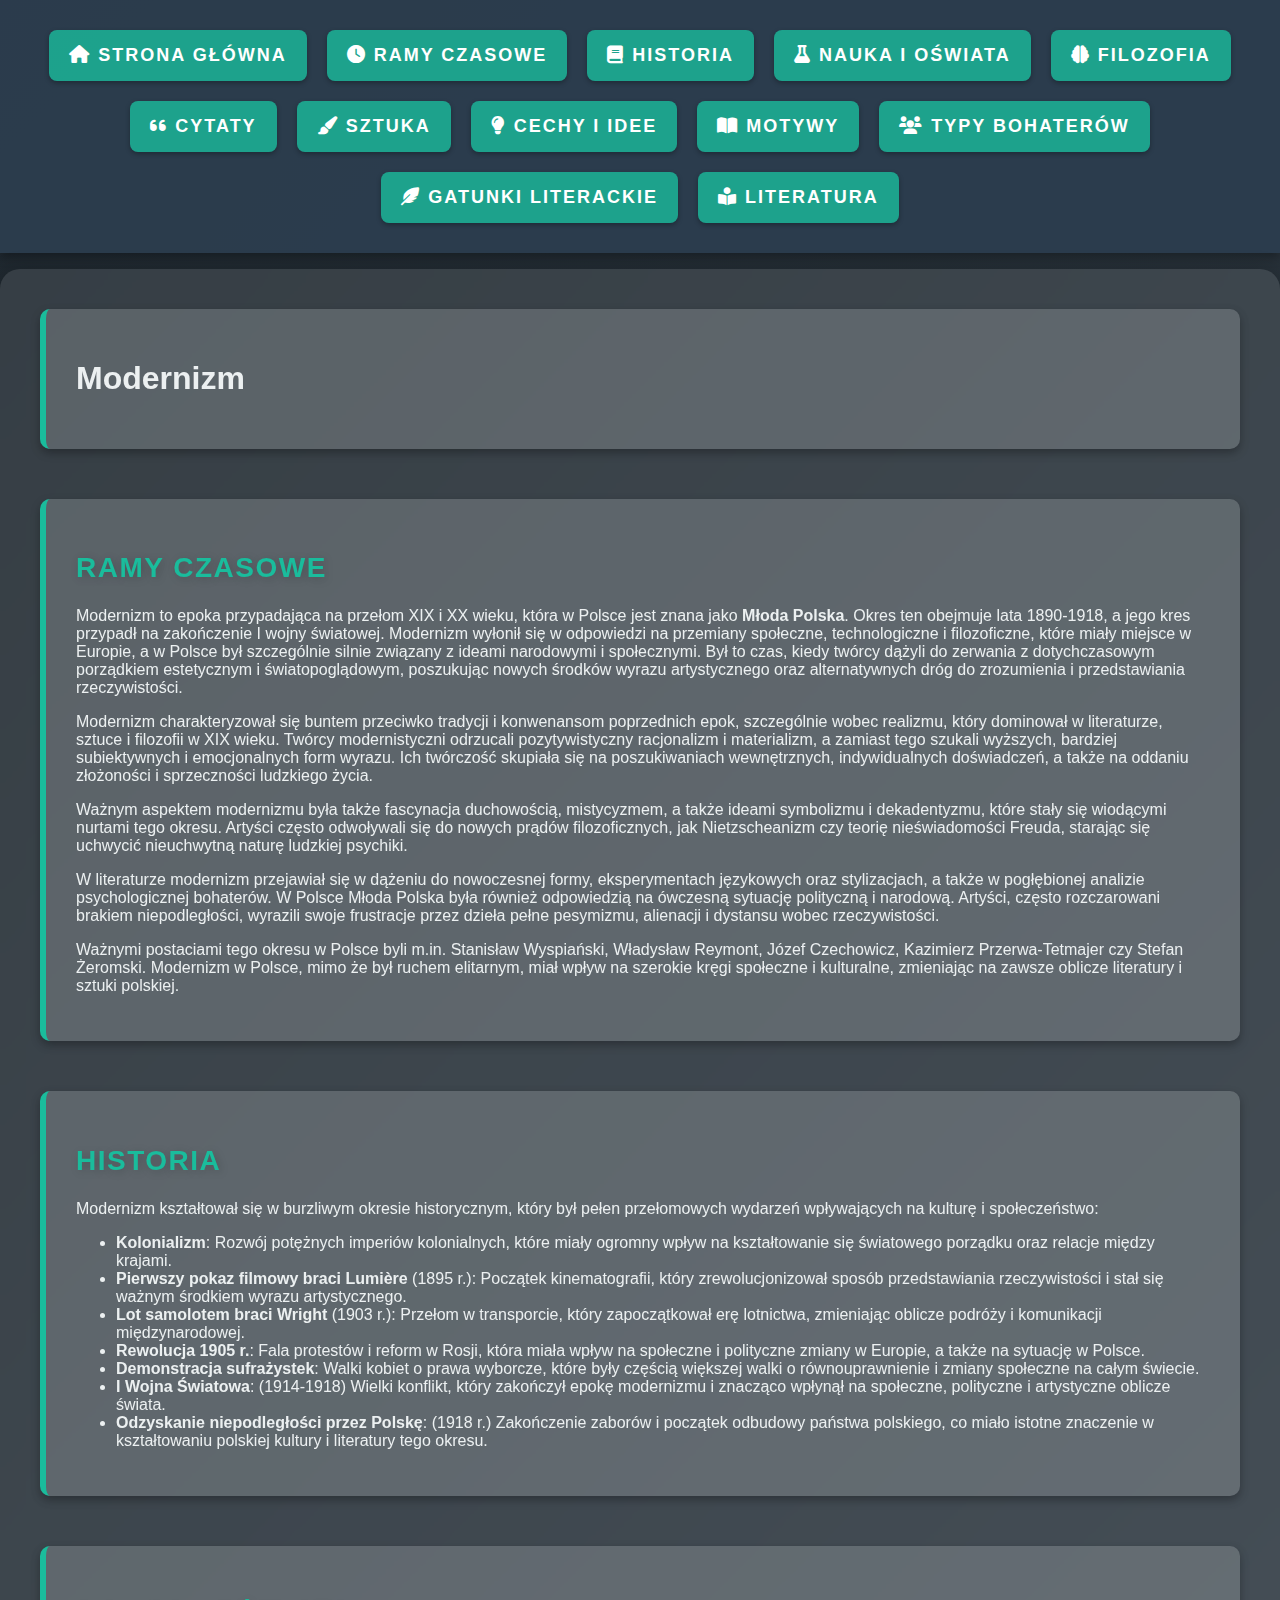
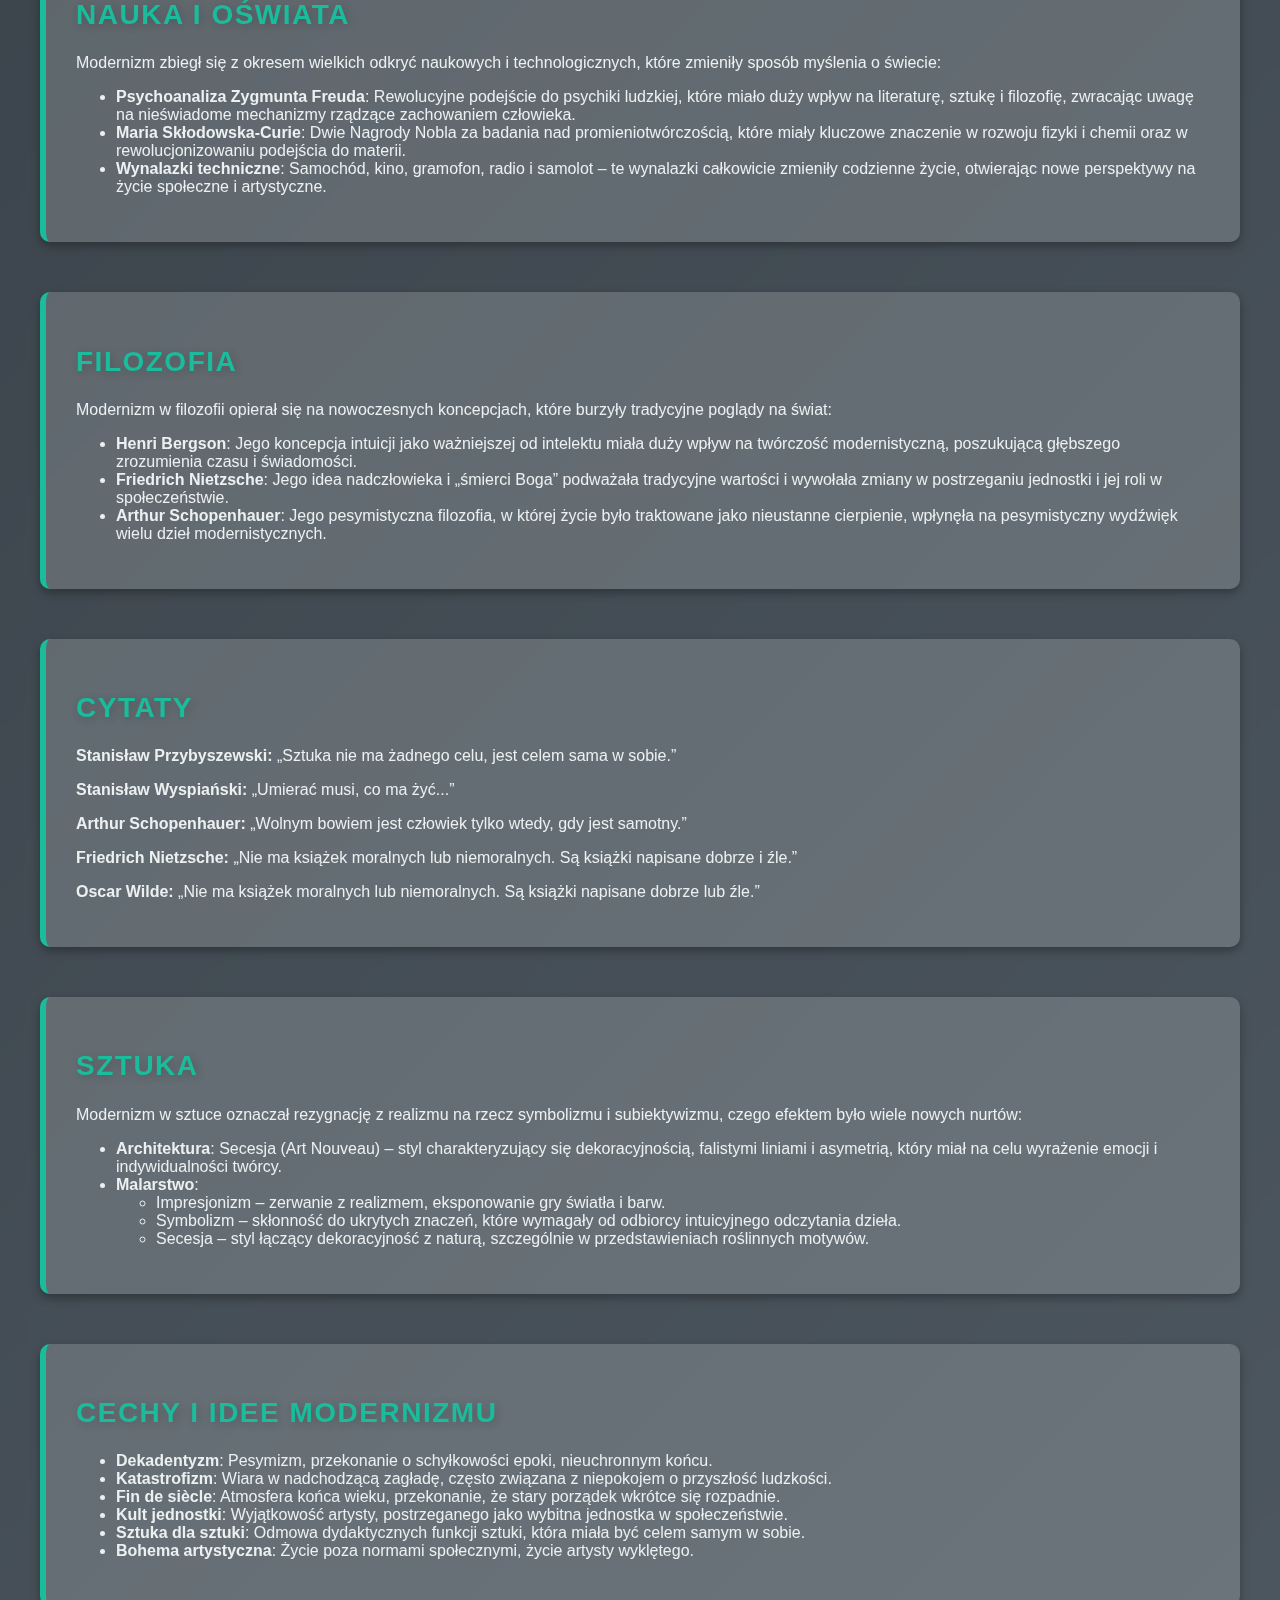
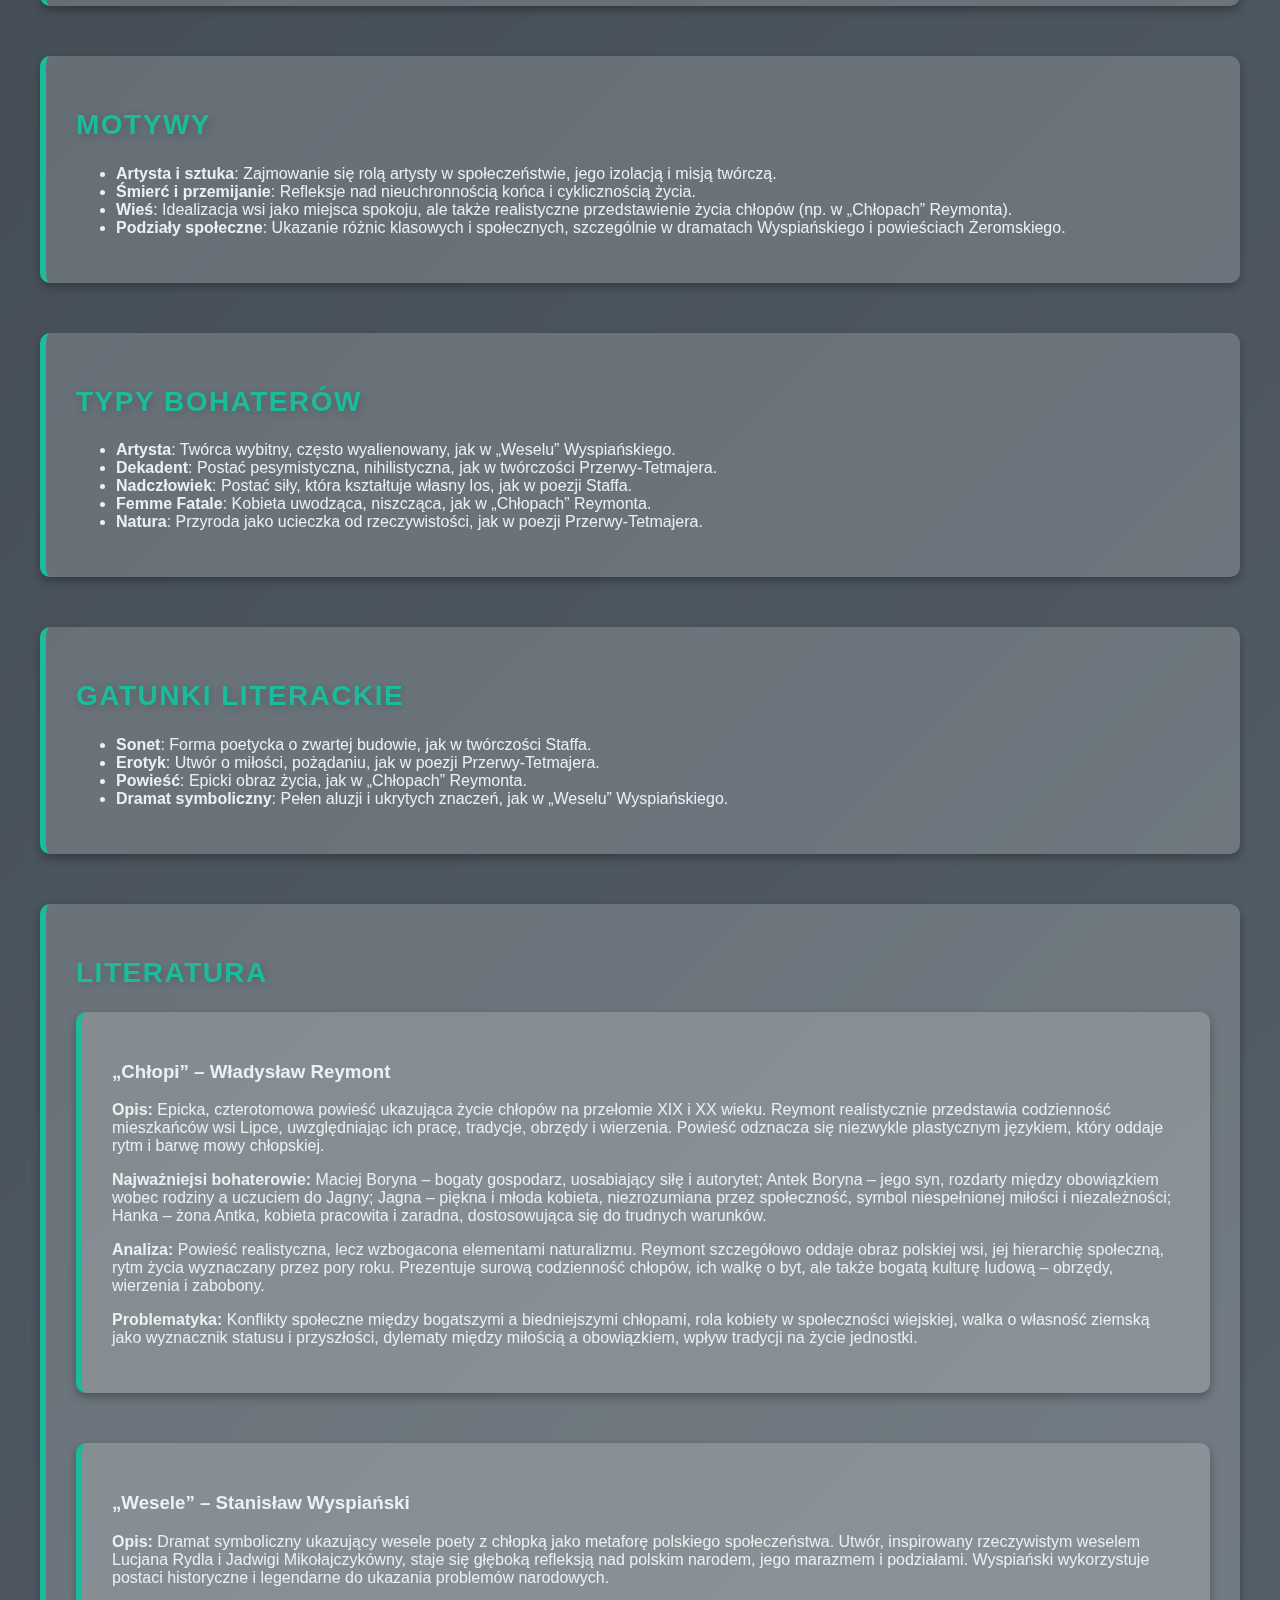
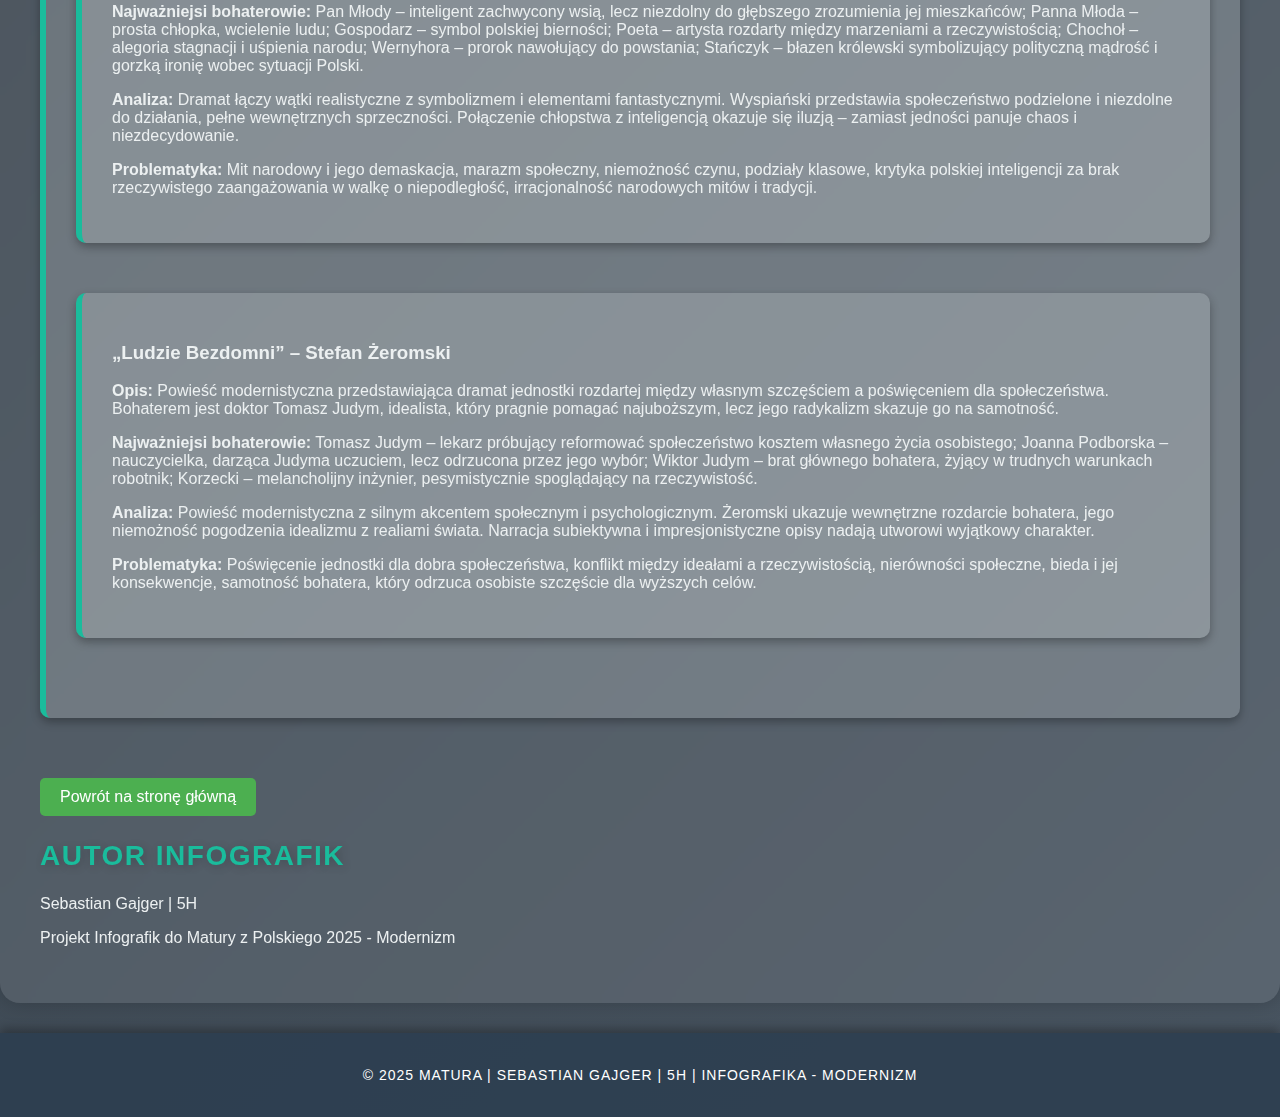
<file: modernizm.html>
<!DOCTYPE html>
<html lang="pl">

<head>
    <meta charset="UTF-8">
    <meta name="viewport" content="width=device-width, initial-scale=1.0">
    <title>Modernizm - Matura z Polskiego</title>
    <link rel="stylesheet" href="style.css">
    <script src="script.js"></script>
    <link rel="stylesheet" href="https://cdnjs.cloudflare.com/ajax/libs/font-awesome/6.0.0-beta3/css/all.min.css">
</head>

<body>
    <header>
        <div class="container">
            <nav>
                <ul>
                    <li><a href="#back"><i class="fas fa-home"></i> STRONA GŁÓWNA</a></li>
                    <li><a href="#ramy-czasowe"><i class="fas fa-clock"></i> Ramy Czasowe</a></li>
                    <li><a href="#historia"><i class="fas fa-book"></i> Historia</a></li>
                    <li><a href="#nauka"><i class="fas fa-flask"></i> Nauka i Oświata</a></li>
                    <li><a href="#filozofia"><i class="fas fa-brain"></i> Filozofia</a></li>
                    <li><a href="#cytaty"><i class="fas fa-quote-left"></i> Cytaty</a></li>
                    <li><a href="#sztuka"><i class="fas fa-paint-brush"></i> Sztuka</a></li>
                    <li><a href="#cechy"><i class="fas fa-lightbulb"></i> Cechy i Idee</a></li>
                    <li><a href="#motywy"><i class="fas fa-book-open"></i> Motywy</a></li>
                    <li><a href="#bohaterowie"><i class="fas fa-users"></i> Typy Bohaterów</a></li>
                    <li><a href="#gatunki"><i class="fas fa-feather-alt"></i> Gatunki Literackie</a></li>
                    <li><a href="#literatura"><i class="fas fa-book-reader"></i> Literatura</a></li>
                </ul>
            </nav>
        </div>
        <button class="nav-toggle">☰</button>
    </header>

    <main>
        <div class="container">
            <section class="hero-section">
                <h1>Modernizm</h1>
            </section>

            <section id="ramy-czasowe">
                <h2>Ramy Czasowe</h2>
                <p>Modernizm to epoka przypadająca na przełom XIX i XX wieku, która w Polsce jest znana jako
                    <strong>Młoda Polska</strong>. Okres ten obejmuje lata 1890-1918, a jego kres przypadł na
                    zakończenie I wojny światowej. Modernizm wyłonił się w odpowiedzi na przemiany społeczne,
                    technologiczne i filozoficzne, które miały miejsce w Europie, a w Polsce był szczególnie silnie
                    związany z ideami narodowymi i społecznymi. Był to czas, kiedy twórcy dążyli do zerwania z
                    dotychczasowym porządkiem estetycznym i światopoglądowym, poszukując nowych środków wyrazu
                    artystycznego oraz alternatywnych dróg do zrozumienia i przedstawiania rzeczywistości.
                </p>
                <p>Modernizm charakteryzował się buntem przeciwko tradycji i konwenansom poprzednich epok, szczególnie
                    wobec realizmu, który dominował w literaturze, sztuce i filozofii w XIX wieku. Twórcy modernistyczni
                    odrzucali pozytywistyczny racjonalizm i materializm, a zamiast tego szukali wyższych, bardziej
                    subiektywnych i emocjonalnych form wyrazu. Ich twórczość skupiała się na poszukiwaniach
                    wewnętrznych, indywidualnych doświadczeń, a także na oddaniu złożoności i sprzeczności ludzkiego
                    życia.</p>
                <p>Ważnym aspektem modernizmu była także fascynacja duchowością, mistycyzmem, a także ideami symbolizmu
                    i dekadentyzmu, które stały się wiodącymi nurtami tego okresu. Artyści często odwoływali się do
                    nowych prądów filozoficznych, jak Nietzscheanizm czy teorię nieświadomości Freuda, starając się
                    uchwycić nieuchwytną naturę ludzkiej psychiki.</p>
                <p>W literaturze modernizm przejawiał się w dążeniu do nowoczesnej formy, eksperymentach językowych oraz
                    stylizacjach, a także w pogłębionej analizie psychologicznej bohaterów. W Polsce Młoda Polska była
                    również odpowiedzią na ówczesną sytuację polityczną i narodową. Artyści, często rozczarowani brakiem
                    niepodległości, wyrazili swoje frustracje przez dzieła pełne pesymizmu, alienacji i dystansu wobec
                    rzeczywistości.</p>
                <p>Ważnymi postaciami tego okresu w Polsce byli m.in. Stanisław Wyspiański, Władysław Reymont, Józef
                    Czechowicz, Kazimierz Przerwa-Tetmajer czy Stefan Żeromski. Modernizm w Polsce, mimo że był ruchem
                    elitarnym, miał wpływ na szerokie kręgi społeczne i kulturalne, zmieniając na zawsze oblicze
                    literatury i sztuki polskiej.</p>
            </section>

            <section id="historia">
                <h2>Historia</h2>
                <p>Modernizm kształtował się w burzliwym okresie historycznym, który był pełen przełomowych wydarzeń
                    wpływających na kulturę i społeczeństwo:</p>
                <ul>
                    <li><strong>Kolonializm</strong>: Rozwój potężnych imperiów kolonialnych, które miały ogromny wpływ
                        na kształtowanie się światowego porządku oraz relacje między krajami.</li>
                    <li><strong>Pierwszy pokaz filmowy braci Lumière</strong> (1895 r.): Początek kinematografii, który
                        zrewolucjonizował sposób przedstawiania rzeczywistości i stał się ważnym środkiem wyrazu
                        artystycznego.</li>
                    <li><strong>Lot samolotem braci Wright</strong> (1903 r.): Przełom w transporcie, który
                        zapoczątkował erę lotnictwa, zmieniając oblicze podróży i komunikacji międzynarodowej.</li>
                    <li><strong>Rewolucja 1905 r.</strong>: Fala protestów i reform w Rosji, która miała wpływ na
                        społeczne i polityczne zmiany w Europie, a także na sytuację w Polsce.</li>
                    <li><strong>Demonstracja sufrażystek</strong>: Walki kobiet o prawa wyborcze, które były częścią
                        większej walki o równouprawnienie i zmiany społeczne na całym świecie.</li>
                    <li><strong>I Wojna Światowa</strong>: (1914-1918) Wielki konflikt, który zakończył epokę modernizmu
                        i znacząco wpłynął na społeczne, polityczne i artystyczne oblicze świata.</li>
                    <li><strong>Odzyskanie niepodległości przez Polskę</strong>: (1918 r.) Zakończenie zaborów i
                        początek odbudowy państwa polskiego, co miało istotne znaczenie w kształtowaniu polskiej kultury
                        i literatury tego okresu.</li>
                </ul>
            </section>

            <section id="nauka">
                <h2>Nauka i Oświata</h2>
                <p>Modernizm zbiegł się z okresem wielkich odkryć naukowych i technologicznych, które zmieniły sposób
                    myślenia o świecie:</p>
                <ul>
                    <li><strong>Psychoanaliza Zygmunta Freuda</strong>: Rewolucyjne podejście do psychiki ludzkiej,
                        które miało duży wpływ na literaturę, sztukę i filozofię, zwracając uwagę na nieświadome
                        mechanizmy rządzące zachowaniem człowieka.</li>
                    <li><strong>Maria Skłodowska-Curie</strong>: Dwie Nagrody Nobla za badania nad promieniotwórczością,
                        które miały kluczowe znaczenie w rozwoju fizyki i chemii oraz w rewolucjonizowaniu podejścia do
                        materii.</li>
                    <li><strong>Wynalazki techniczne</strong>: Samochód, kino, gramofon, radio i samolot – te wynalazki
                        całkowicie zmieniły codzienne życie, otwierając nowe perspektywy na życie społeczne i
                        artystyczne.</li>
                </ul>
            </section>

            <section id="filozofia">
                <h2>Filozofia</h2>
                <p>Modernizm w filozofii opierał się na nowoczesnych koncepcjach, które burzyły tradycyjne poglądy na
                    świat:</p>
                <ul>
                    <li><strong>Henri Bergson</strong>: Jego koncepcja intuicji jako ważniejszej od intelektu miała duży
                        wpływ na twórczość modernistyczną, poszukującą głębszego zrozumienia czasu i świadomości.</li>
                    <li><strong>Friedrich Nietzsche</strong>: Jego idea nadczłowieka i „śmierci Boga” podważała
                        tradycyjne wartości i wywołała zmiany w postrzeganiu jednostki i jej roli w społeczeństwie.</li>
                    <li><strong>Arthur Schopenhauer</strong>: Jego pesymistyczna filozofia, w której życie było
                        traktowane jako nieustanne cierpienie, wpłynęła na pesymistyczny wydźwięk wielu dzieł
                        modernistycznych.</li>
                </ul>
            </section>

            <section id="cytaty">
                <h2>Cytaty</h2>
                <p><strong>Stanisław Przybyszewski:</strong> „Sztuka nie ma żadnego celu, jest celem sama w sobie.”</p>
                <p><strong>Stanisław Wyspiański:</strong> „Umierać musi, co ma żyć...”</p>
                <p><strong>Arthur Schopenhauer:</strong> „Wolnym bowiem jest człowiek tylko wtedy, gdy jest samotny.”
                </p>
                <p><strong>Friedrich Nietzsche:</strong> „Nie ma książek moralnych lub niemoralnych. Są książki napisane
                    dobrze i źle.”</p>
                <p><strong>Oscar Wilde:</strong> „Nie ma książek moralnych lub niemoralnych. Są książki napisane dobrze
                    lub źle.”</p>
            </section>

            <section id="sztuka">
                <h2>Sztuka</h2>
                <p>Modernizm w sztuce oznaczał rezygnację z realizmu na rzecz symbolizmu i subiektywizmu, czego efektem
                    było wiele nowych nurtów:</p>
                <ul>
                    <li><strong>Architektura</strong>: Secesja (Art Nouveau) – styl charakteryzujący się
                        dekoracyjnością, falistymi liniami i asymetrią, który miał na celu wyrażenie emocji i
                        indywidualności twórcy.</li>
                    <li><strong>Malarstwo</strong>:
                        <ul>
                            <li>Impresjonizm – zerwanie z realizmem, eksponowanie gry światła i barw.</li>
                            <li>Symbolizm – skłonność do ukrytych znaczeń, które wymagały od odbiorcy intuicyjnego
                                odczytania dzieła.</li>
                            <li>Secesja – styl łączący dekoracyjność z naturą, szczególnie w przedstawieniach roślinnych
                                motywów.</li>
                        </ul>
                    </li>
                </ul>
            </section>

            <section id="cechy">
                <h2>Cechy i Idee Modernizmu</h2>
                <ul>
                    <li><strong>Dekadentyzm</strong>: Pesymizm, przekonanie o schyłkowości epoki, nieuchronnym końcu.
                    </li>
                    <li><strong>Katastrofizm</strong>: Wiara w nadchodzącą zagładę, często związana z niepokojem o
                        przyszłość ludzkości.</li>
                    <li><strong>Fin de siècle</strong>: Atmosfera końca wieku, przekonanie, że stary porządek wkrótce
                        się rozpadnie.</li>
                    <li><strong>Kult jednostki</strong>: Wyjątkowość artysty, postrzeganego jako wybitna jednostka w
                        społeczeństwie.</li>
                    <li><strong>Sztuka dla sztuki</strong>: Odmowa dydaktycznych funkcji sztuki, która miała być celem
                        samym w sobie.</li>
                    <li><strong>Bohema artystyczna</strong>: Życie poza normami społecznymi, życie artysty wyklętego.
                    </li>
                </ul>
            </section>

            <section id="motywy">
                <h2>Motywy</h2>
                <ul>
                    <li><strong>Artysta i sztuka</strong>: Zajmowanie się rolą artysty w społeczeństwie, jego izolacją i
                        misją twórczą.</li>
                    <li><strong>Śmierć i przemijanie</strong>: Refleksje nad nieuchronnością końca i cyklicznością
                        życia.</li>
                    <li><strong>Wieś</strong>: Idealizacja wsi jako miejsca spokoju, ale także realistyczne
                        przedstawienie życia chłopów (np. w „Chłopach” Reymonta).</li>
                    <li><strong>Podziały społeczne</strong>: Ukazanie różnic klasowych i społecznych, szczególnie w
                        dramatach Wyspiańskiego i powieściach Żeromskiego.</li>
                </ul>
            </section>

            <section id="bohaterowie">
                <h2>Typy Bohaterów</h2>
                <ul>
                    <li><strong>Artysta</strong>: Twórca wybitny, często wyalienowany, jak w „Weselu” Wyspiańskiego.
                    </li>
                    <li><strong>Dekadent</strong>: Postać pesymistyczna, nihilistyczna, jak w twórczości
                        Przerwy-Tetmajera.</li>
                    <li><strong>Nadczłowiek</strong>: Postać siły, która kształtuje własny los, jak w poezji Staffa.
                    </li>
                    <li><strong>Femme Fatale</strong>: Kobieta uwodząca, niszcząca, jak w „Chłopach” Reymonta.</li>
                    <li><strong>Natura</strong>: Przyroda jako ucieczka od rzeczywistości, jak w poezji
                        Przerwy-Tetmajera.</li>
                </ul>
            </section>

            <section id="gatunki">
                <h2>Gatunki Literackie</h2>
                <ul>
                    <li><strong>Sonet</strong>: Forma poetycka o zwartej budowie, jak w twórczości Staffa.</li>
                    <li><strong>Erotyk</strong>: Utwór o miłości, pożądaniu, jak w poezji Przerwy-Tetmajera.</li>
                    <li><strong>Powieść</strong>: Epicki obraz życia, jak w „Chłopach” Reymonta.</li>
                    <li><strong>Dramat symboliczny</strong>: Pełen aluzji i ukrytych znaczeń, jak w „Weselu”
                        Wyspiańskiego.</li>
                </ul>
            </section>


            <section id="literatura">
                <h2>Literatura</h2>
                <section id="chlopi">
                    <h3>„Chłopi” – Władysław Reymont</h3>
                    <p><strong>Opis:</strong> Epicka, czterotomowa powieść ukazująca życie chłopów na przełomie XIX i XX
                        wieku.
                        Reymont realistycznie przedstawia codzienność mieszkańców wsi Lipce, uwzględniając ich pracę,
                        tradycje, obrzędy i wierzenia.
                        Powieść odznacza się niezwykle plastycznym językiem, który oddaje rytm i barwę mowy chłopskiej.
                    </p>
                    <p><strong>Najważniejsi bohaterowie:</strong> Maciej Boryna – bogaty gospodarz, uosabiający siłę i
                        autorytet; Antek Boryna – jego syn, rozdarty
                        między obowiązkiem wobec rodziny a uczuciem do Jagny; Jagna – piękna i młoda kobieta,
                        niezrozumiana przez społeczność,
                        symbol niespełnionej miłości i niezależności; Hanka – żona Antka, kobieta pracowita i zaradna,
                        dostosowująca się do trudnych warunków.</p>
                    <p><strong>Analiza:</strong> Powieść realistyczna, lecz wzbogacona elementami naturalizmu. Reymont
                        szczegółowo oddaje obraz
                        polskiej wsi, jej hierarchię społeczną, rytm życia wyznaczany przez pory roku. Prezentuje surową
                        codzienność chłopów, ich
                        walkę o byt, ale także bogatą kulturę ludową – obrzędy, wierzenia i zabobony.</p>
                    <p><strong>Problematyka:</strong> Konflikty społeczne między bogatszymi a biedniejszymi chłopami,
                        rola kobiety w społeczności wiejskiej,
                        walka o własność ziemską jako wyznacznik statusu i przyszłości, dylematy między miłością a
                        obowiązkiem,
                        wpływ tradycji na życie jednostki.</p>
                </section>

                <section id="wesele">
                    <h3>„Wesele” – Stanisław Wyspiański</h3>
                    <p><strong>Opis:</strong> Dramat symboliczny ukazujący wesele poety z chłopką jako metaforę
                        polskiego społeczeństwa.
                        Utwór, inspirowany rzeczywistym weselem Lucjana Rydla i Jadwigi Mikołajczykówny, staje się
                        głęboką refleksją nad
                        polskim narodem, jego marazmem i podziałami. Wyspiański wykorzystuje postaci historyczne i
                        legendarne do ukazania
                        problemów narodowych.</p>
                    <p><strong>Najważniejsi bohaterowie:</strong> Pan Młody – inteligent zachwycony wsią, lecz niezdolny
                        do głębszego
                        zrozumienia jej mieszkańców; Panna Młoda – prosta chłopka, wcielenie ludu; Gospodarz – symbol
                        polskiej
                        bierności; Poeta – artysta rozdarty między marzeniami a rzeczywistością; Chochoł – alegoria
                        stagnacji i
                        uśpienia narodu; Wernyhora – prorok nawołujący do powstania; Stańczyk – błazen królewski
                        symbolizujący
                        polityczną mądrość i gorzką ironię wobec sytuacji Polski.</p>
                    <p><strong>Analiza:</strong> Dramat łączy wątki realistyczne z symbolizmem i elementami
                        fantastycznymi. Wyspiański przedstawia
                        społeczeństwo podzielone i niezdolne do działania, pełne wewnętrznych sprzeczności. Połączenie
                        chłopstwa z
                        inteligencją okazuje się iluzją – zamiast jedności panuje chaos i niezdecydowanie.</p>
                    <p><strong>Problematyka:</strong> Mit narodowy i jego demaskacja, marazm społeczny, niemożność
                        czynu,
                        podziały klasowe, krytyka polskiej inteligencji za brak rzeczywistego zaangażowania w walkę o
                        niepodległość,
                        irracjonalność narodowych mitów i tradycji.</p>
                </section>

                <section id="ludzie-bezdomni">
                    <h3>„Ludzie Bezdomni” – Stefan Żeromski</h3>
                    <p><strong>Opis:</strong> Powieść modernistyczna przedstawiająca dramat jednostki rozdartej między
                        własnym
                        szczęściem a poświęceniem dla społeczeństwa. Bohaterem jest doktor Tomasz Judym, idealista,
                        który pragnie
                        pomagać najuboższym, lecz jego radykalizm skazuje go na samotność.</p>
                    <p><strong>Najważniejsi bohaterowie:</strong> Tomasz Judym – lekarz próbujący reformować
                        społeczeństwo kosztem
                        własnego życia osobistego; Joanna Podborska – nauczycielka, darząca Judyma uczuciem, lecz
                        odrzucona
                        przez jego wybór; Wiktor Judym – brat głównego bohatera, żyjący w trudnych warunkach robotnik;
                        Korzecki –
                        melancholijny inżynier, pesymistycznie spoglądający na rzeczywistość.</p>
                    <p><strong>Analiza:</strong> Powieść modernistyczna z silnym akcentem społecznym i psychologicznym.
                        Żeromski
                        ukazuje wewnętrzne rozdarcie bohatera, jego niemożność pogodzenia idealizmu z realiami świata.
                        Narracja subiektywna i impresjonistyczne opisy nadają utworowi wyjątkowy charakter.</p>
                    <p><strong>Problematyka:</strong> Poświęcenie jednostki dla dobra społeczeństwa, konflikt między
                        ideałami a rzeczywistością,
                        nierówności społeczne, bieda i jej konsekwencje, samotność bohatera, który odrzuca osobiste
                        szczęście
                        dla wyższych celów.</p>
                </section>
            </section>
        </div>

        <a id="back" href="index.html" class="back-to-home">Powrót na stronę główną</a>

        <div class="author-section">
            <h2>Autor infografik</h2>
            <div class="author-name">Sebastian Gajger | 5H</div>
            <p>Projekt Infografik do Matury z Polskiego 2025 - Modernizm</p>
        </div>

    </main>

    <button class="scroll-to-top">&#8679;</button>

    <footer>
        <p>&copy; 2025 Matura | Sebastian Gajger | 5H | INFOGRAFIKA - Modernizm</p>
    </footer>
</body>

</html>
</file>
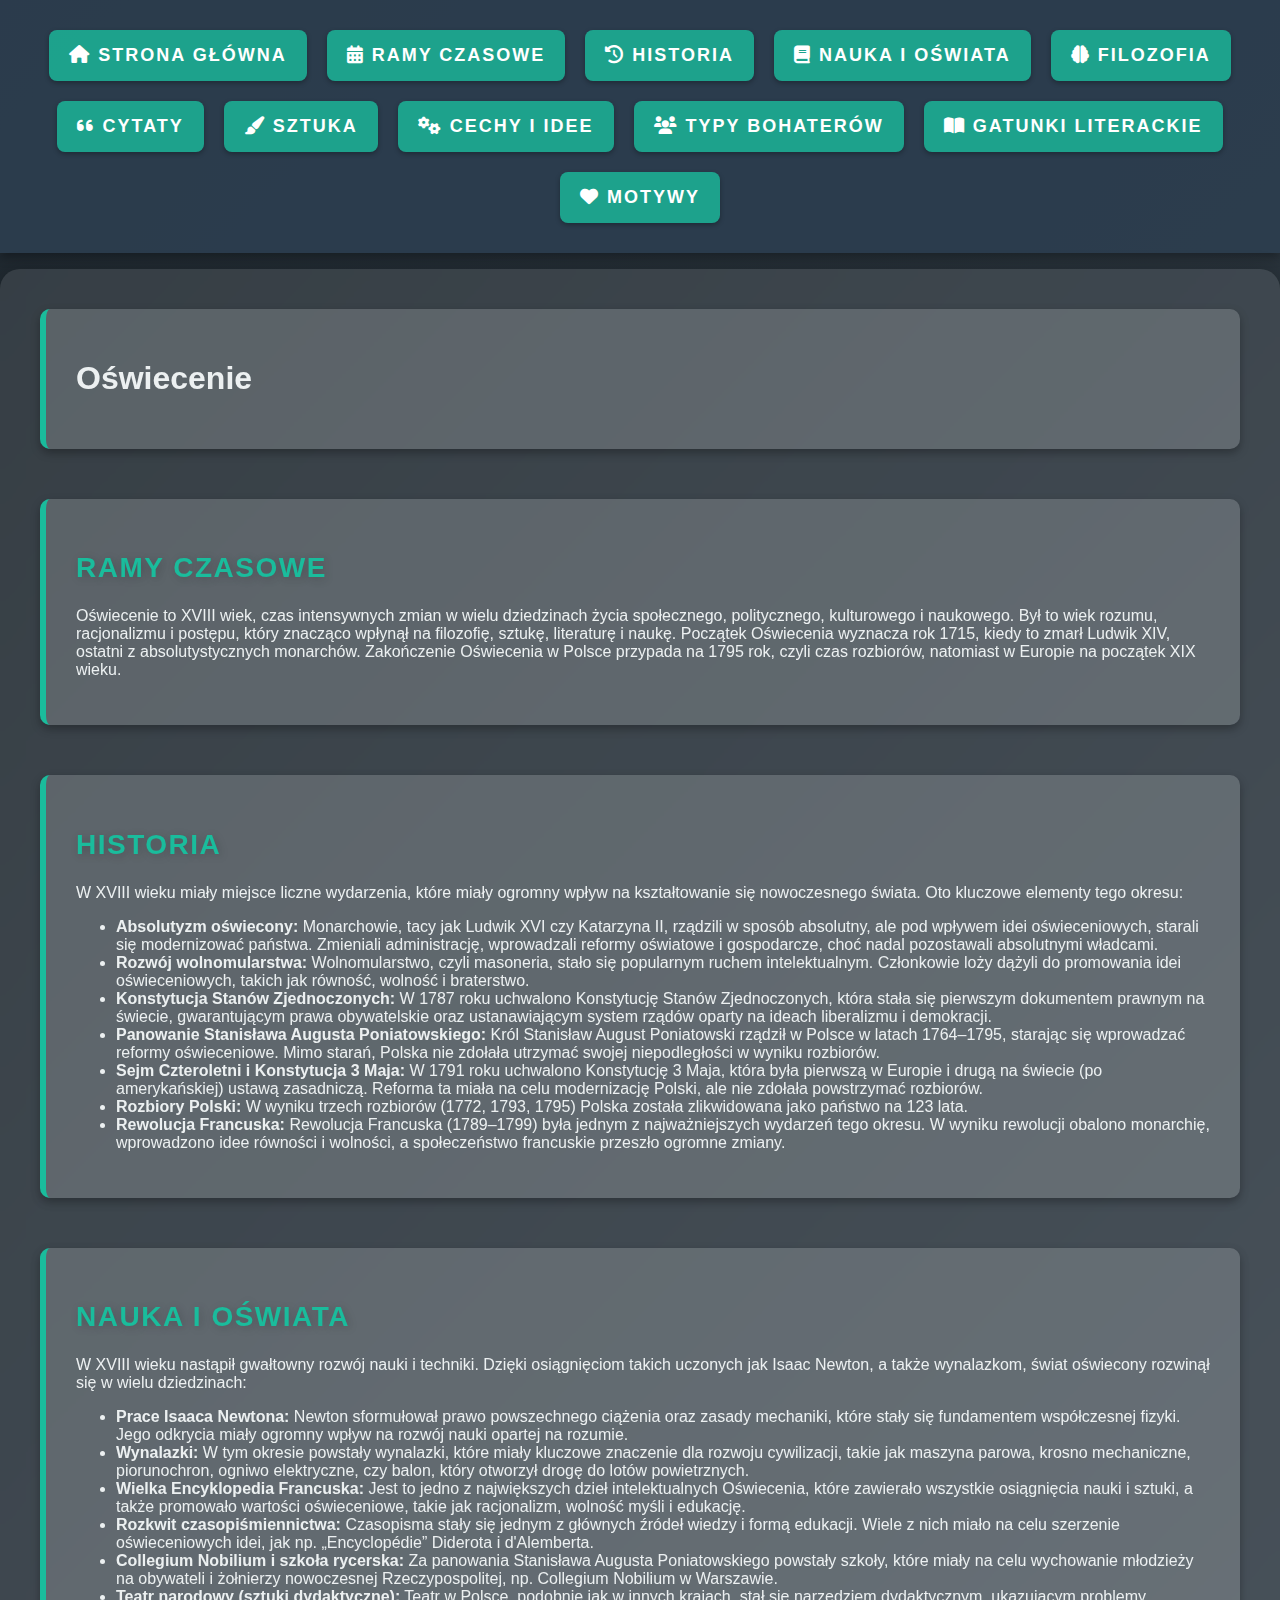
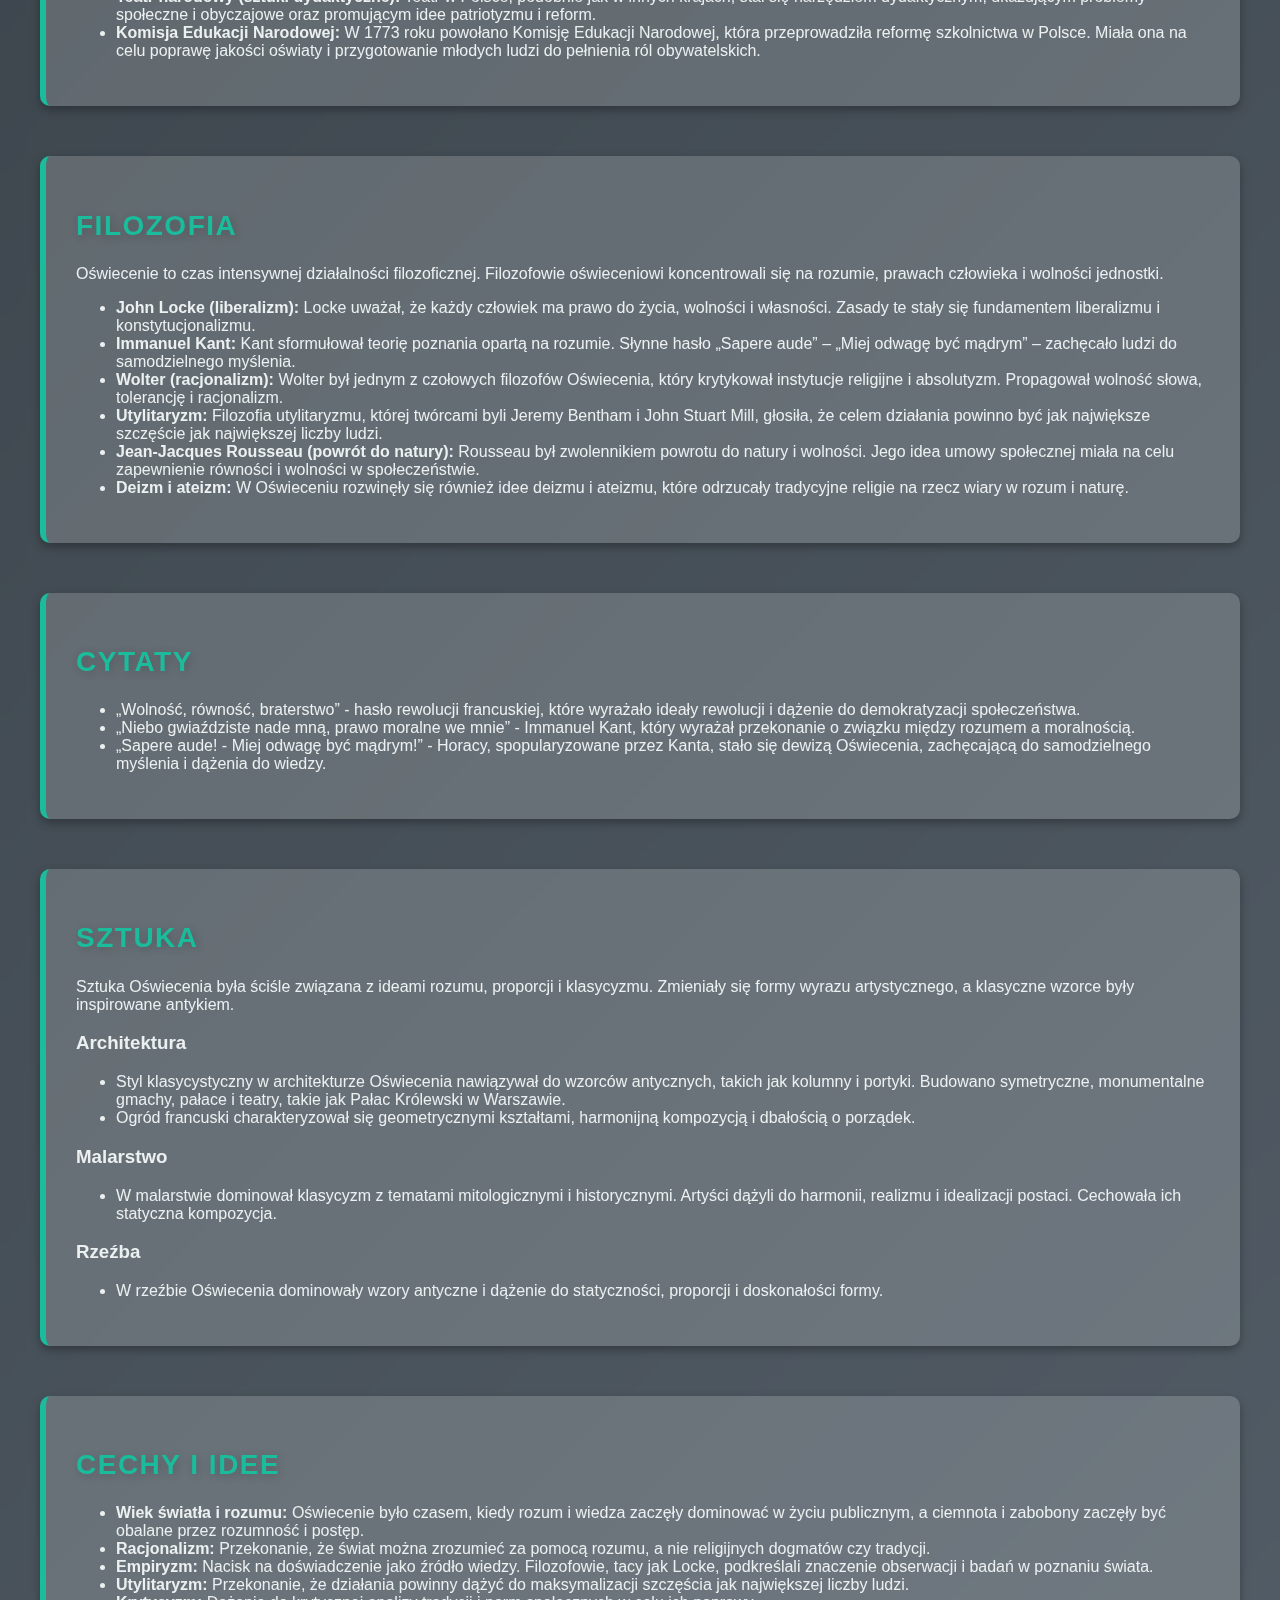
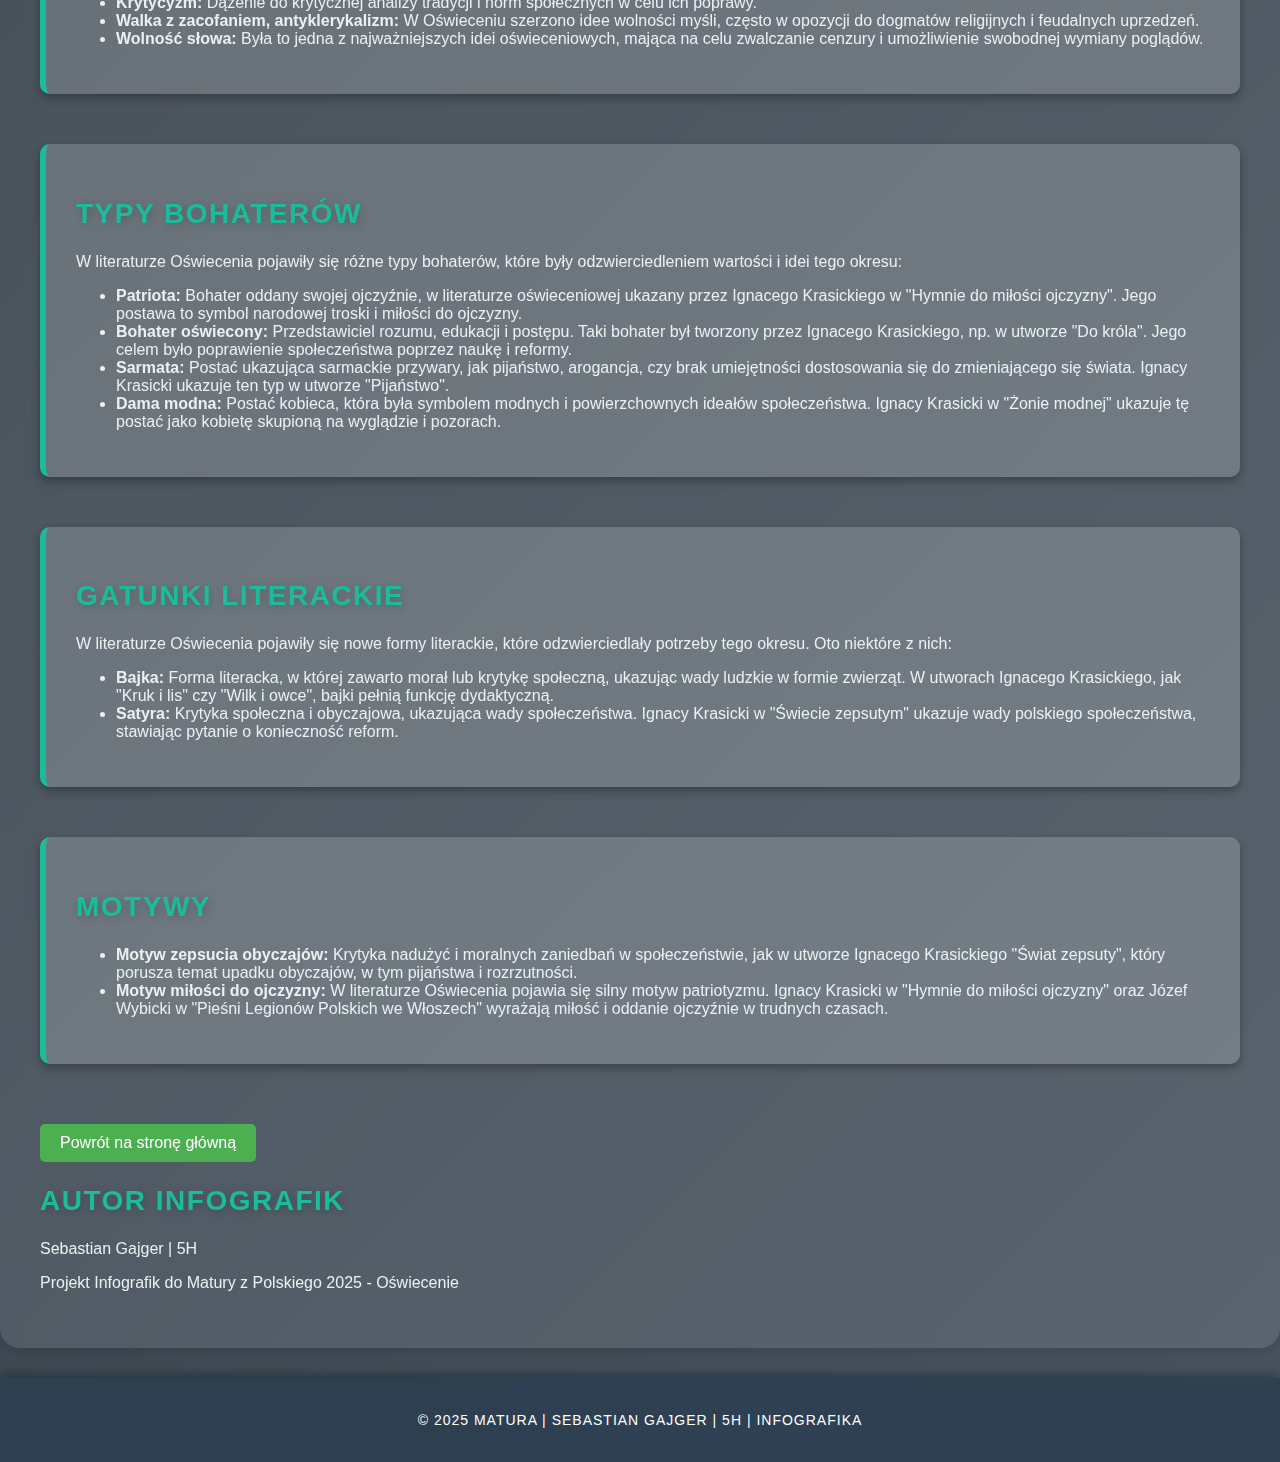
<file: oswiecenie.html>
<!DOCTYPE html>
<html lang="pl">

<head>
    <meta charset="UTF-8">
    <meta name="viewport" content="width=device-width, initial-scale=1.0">
    <title>Oświecenie - Matura z Polskiego</title>
    <link rel="stylesheet" href="style.css">
    <script src="script.js"></script>
    <link rel="stylesheet" href="https://cdnjs.cloudflare.com/ajax/libs/font-awesome/6.0.0-beta3/css/all.min.css">
</head>

<body>
    <header>
        <!-- Nawigacja -->
        <nav>
            <ul>
                <li><a href="#back"><i class="fas fa-home"></i> Strona Główna</a></li>
                <li><a href="#ramy-czasowe"><i class="fas fa-calendar-alt"></i> Ramy Czasowe</a></li>
                <li><a href="#historia"><i class="fas fa-history"></i> Historia</a></li>
                <li><a href="#nauka"><i class="fas fa-book"></i> Nauka i Oświata</a></li>
                <li><a href="#filozofia"><i class="fas fa-brain"></i> Filozofia</a></li>
                <li><a href="#cytaty"><i class="fas fa-quote-left"></i> Cytaty</a></li>
                <li><a href="#sztuka"><i class="fas fa-paint-brush"></i> Sztuka</a></li>
                <li><a href="#cechy"><i class="fas fa-cogs"></i> Cechy i Idee</a></li>
                <li><a href="#typy"><i class="fas fa-users"></i> Typy Bohaterów</a></li>
                <li><a href="#gatunki"><i class="fas fa-book-open"></i> Gatunki Literackie</a></li>
                <li><a href="#motywy"><i class="fas fa-heart"></i> Motywy</a></li>
            </ul>
        </nav>
        <button class="nav-toggle">☰</button>
    </header>

    <main>
        <div class="container">
            <!-- Hero Section z tytułem -->
            <section class="hero-section">
                <h1>Oświecenie</h1>
            </section>

            <!-- Ramy Czasowe -->
            <section id="ramy-czasowe">
                <h2>Ramy Czasowe</h2>
                <p>Oświecenie to XVIII wiek, czas intensywnych zmian w wielu dziedzinach życia społecznego,
                    politycznego, kulturowego i naukowego. Był to wiek rozumu, racjonalizmu i postępu, który znacząco
                    wpłynął na filozofię, sztukę, literaturę i naukę. Początek Oświecenia wyznacza rok 1715, kiedy to
                    zmarł Ludwik XIV, ostatni z absolutystycznych monarchów. Zakończenie Oświecenia w Polsce przypada na
                    1795 rok, czyli czas rozbiorów, natomiast w Europie na początek XIX wieku.</p>
            </section>

            <!-- Historia -->
            <section id="historia">
                <h2>Historia</h2>
                <p>W XVIII wieku miały miejsce liczne wydarzenia, które miały ogromny wpływ na kształtowanie się
                    nowoczesnego świata. Oto kluczowe elementy tego okresu:</p>
                <ul>
                    <li><strong>Absolutyzm oświecony:</strong> Monarchowie, tacy jak Ludwik XVI czy Katarzyna II,
                        rządzili w sposób absolutny, ale pod wpływem idei oświeceniowych, starali się modernizować
                        państwa. Zmieniali administrację, wprowadzali reformy oświatowe i gospodarcze, choć nadal
                        pozostawali absolutnymi władcami.</li>
                    <li><strong>Rozwój wolnomularstwa:</strong> Wolnomularstwo, czyli masoneria, stało się popularnym
                        ruchem intelektualnym. Członkowie loży dążyli do promowania idei oświeceniowych, takich jak
                        równość, wolność i braterstwo.</li>
                    <li><strong>Konstytucja Stanów Zjednoczonych:</strong> W 1787 roku uchwalono Konstytucję Stanów
                        Zjednoczonych, która stała się pierwszym dokumentem prawnym na świecie, gwarantującym prawa
                        obywatelskie oraz ustanawiającym system rządów oparty na ideach liberalizmu i demokracji.</li>
                    <li><strong>Panowanie Stanisława Augusta Poniatowskiego:</strong> Król Stanisław August Poniatowski
                        rządził w Polsce w latach 1764–1795, starając się wprowadzać reformy oświeceniowe. Mimo starań,
                        Polska nie zdołała utrzymać swojej niepodległości w wyniku rozbiorów.</li>
                    <li><strong>Sejm Czteroletni i Konstytucja 3 Maja:</strong> W 1791 roku uchwalono Konstytucję 3
                        Maja, która była pierwszą w Europie i drugą na świecie (po amerykańskiej) ustawą zasadniczą.
                        Reforma ta miała na celu modernizację Polski, ale nie zdołała powstrzymać rozbiorów.</li>
                    <li><strong>Rozbiory Polski:</strong> W wyniku trzech rozbiorów (1772, 1793, 1795) Polska została
                        zlikwidowana jako państwo na 123 lata.</li>
                    <li><strong>Rewolucja Francuska:</strong> Rewolucja Francuska (1789–1799) była jednym z
                        najważniejszych wydarzeń tego okresu. W wyniku rewolucji obalono monarchię, wprowadzono idee
                        równości i wolności, a społeczeństwo francuskie przeszło ogromne zmiany.</li>
                </ul>
            </section>

            <!-- Nauka i Oświata -->
            <section id="nauka">
                <h2>Nauka i Oświata</h2>
                <p>W XVIII wieku nastąpił gwałtowny rozwój nauki i techniki. Dzięki osiągnięciom takich uczonych jak
                    Isaac Newton, a także wynalazkom, świat oświecony rozwinął się w wielu dziedzinach:</p>
                <ul>
                    <li><strong>Prace Isaaca Newtona:</strong> Newton sformułował prawo powszechnego ciążenia oraz
                        zasady mechaniki, które stały się fundamentem współczesnej fizyki. Jego odkrycia miały ogromny
                        wpływ na rozwój nauki opartej na rozumie.</li>
                    <li><strong>Wynalazki:</strong> W tym okresie powstały wynalazki, które miały kluczowe znaczenie dla
                        rozwoju cywilizacji, takie jak maszyna parowa, krosno mechaniczne, piorunochron, ogniwo
                        elektryczne, czy balon, który otworzył drogę do lotów powietrznych.</li>
                    <li><strong>Wielka Encyklopedia Francuska:</strong> Jest to jedno z największych dzieł
                        intelektualnych Oświecenia, które zawierało wszystkie osiągnięcia nauki i sztuki, a także
                        promowało wartości oświeceniowe, takie jak racjonalizm, wolność myśli i edukację.</li>
                    <li><strong>Rozkwit czasopiśmiennictwa:</strong> Czasopisma stały się jednym z głównych źródeł
                        wiedzy i formą edukacji. Wiele z nich miało na celu szerzenie oświeceniowych idei, jak np.
                        „Encyclopédie” Diderota i d'Alemberta.</li>
                    <li><strong>Collegium Nobilium i szkoła rycerska:</strong> Za panowania Stanisława Augusta
                        Poniatowskiego powstały szkoły, które miały na celu wychowanie młodzieży na obywateli i
                        żołnierzy nowoczesnej Rzeczypospolitej, np. Collegium Nobilium w Warszawie.</li>
                    <li><strong>Teatr narodowy (sztuki dydaktyczne):</strong> Teatr w Polsce, podobnie jak w innych
                        krajach, stał się narzędziem dydaktycznym, ukazującym problemy społeczne i obyczajowe oraz
                        promującym idee patriotyzmu i reform.</li>
                    <li><strong>Komisja Edukacji Narodowej:</strong> W 1773 roku powołano Komisję Edukacji Narodowej,
                        która przeprowadziła reformę szkolnictwa w Polsce. Miała ona na celu poprawę jakości oświaty i
                        przygotowanie młodych ludzi do pełnienia ról obywatelskich.</li>
                </ul>
            </section>

            <!-- Filozofia -->
            <section id="filozofia">
                <h2>Filozofia</h2>
                <p>Oświecenie to czas intensywnej działalności filozoficznej. Filozofowie oświeceniowi koncentrowali się
                    na rozumie, prawach człowieka i wolności jednostki.</p>
                <ul>
                    <li><strong>John Locke (liberalizm):</strong> Locke uważał, że każdy człowiek ma prawo do życia,
                        wolności i własności. Zasady te stały się fundamentem liberalizmu i konstytucjonalizmu.</li>
                    <li><strong>Immanuel Kant:</strong> Kant sformułował teorię poznania opartą na rozumie. Słynne hasło
                        „Sapere aude” – „Miej odwagę być mądrym” – zachęcało ludzi do samodzielnego myślenia.</li>
                    <li><strong>Wolter (racjonalizm):</strong> Wolter był jednym z czołowych filozofów Oświecenia, który
                        krytykował instytucje religijne i absolutyzm. Propagował wolność słowa, tolerancję i
                        racjonalizm.</li>
                    <li><strong>Utylitaryzm:</strong> Filozofia utylitaryzmu, której twórcami byli Jeremy Bentham i John
                        Stuart Mill, głosiła, że celem działania powinno być jak największe szczęście jak największej
                        liczby ludzi.</li>
                    <li><strong>Jean-Jacques Rousseau (powrót do natury):</strong> Rousseau był zwolennikiem powrotu do
                        natury i wolności. Jego idea umowy społecznej miała na celu zapewnienie równości i wolności w
                        społeczeństwie.</li>
                    <li><strong>Deizm i ateizm:</strong> W Oświeceniu rozwinęły się również idee deizmu i ateizmu, które
                        odrzucały tradycyjne religie na rzecz wiary w rozum i naturę.</li>
                </ul>
            </section>

            <!-- Cytaty -->
            <section id="cytaty">
                <h2>Cytaty</h2>
                <ul>
                    <li>„Wolność, równość, braterstwo” - hasło rewolucji francuskiej, które wyrażało ideały rewolucji i
                        dążenie do demokratyzacji społeczeństwa.</li>
                    <li>„Niebo gwiaździste nade mną, prawo moralne we mnie” - Immanuel Kant, który wyrażał przekonanie o
                        związku między rozumem a moralnością.</li>
                    <li>„Sapere aude! - Miej odwagę być mądrym!” - Horacy, spopularyzowane przez Kanta, stało się dewizą
                        Oświecenia, zachęcającą do samodzielnego myślenia i dążenia do wiedzy.</li>
                </ul>
            </section>

            <!-- Sztuka -->
            <section id="sztuka">
                <h2>Sztuka</h2>
                <p>Sztuka Oświecenia była ściśle związana z ideami rozumu, proporcji i klasycyzmu. Zmieniały się formy
                    wyrazu artystycznego, a klasyczne wzorce były inspirowane antykiem.</p>
                <h3>Architektura</h3>
                <ul>
                    <li>Styl klasycystyczny w architekturze Oświecenia nawiązywał do wzorców antycznych, takich jak
                        kolumny i portyki. Budowano symetryczne, monumentalne gmachy, pałace i teatry, takie jak Pałac
                        Królewski w Warszawie.</li>
                    <li>Ogród francuski charakteryzował się geometrycznymi kształtami, harmonijną kompozycją i dbałością
                        o porządek.</li>
                </ul>

                <h3>Malarstwo</h3>
                <ul>
                    <li>W malarstwie dominował klasycyzm z tematami mitologicznymi i historycznymi. Artyści dążyli do
                        harmonii, realizmu i idealizacji postaci. Cechowała ich statyczna kompozycja.</li>
                </ul>

                <h3>Rzeźba</h3>
                <ul>
                    <li>W rzeźbie Oświecenia dominowały wzory antyczne i dążenie do statyczności, proporcji i
                        doskonałości formy.</li>
                </ul>
            </section>

            <!-- Cechy i Idee -->
            <section id="cechy">
                <h2>Cechy i Idee</h2>
                <ul>
                    <li><strong>Wiek światła i rozumu:</strong> Oświecenie było czasem, kiedy rozum i wiedza zaczęły
                        dominować w życiu publicznym, a ciemnota i zabobony zaczęły być obalane przez rozumność i
                        postęp.</li>
                    <li><strong>Racjonalizm:</strong> Przekonanie, że świat można zrozumieć za pomocą rozumu, a nie
                        religijnych dogmatów czy tradycji.</li>
                    <li><strong>Empiryzm:</strong> Nacisk na doświadczenie jako źródło wiedzy. Filozofowie, tacy jak
                        Locke, podkreślali znaczenie obserwacji i badań w poznaniu świata.</li>
                    <li><strong>Utylitaryzm:</strong> Przekonanie, że działania powinny dążyć do maksymalizacji
                        szczęścia jak największej liczby ludzi.</li>
                    <li><strong>Krytycyzm:</strong> Dążenie do krytycznej analizy tradycji i norm społecznych w celu ich
                        poprawy.</li>
                    <li><strong>Walka z zacofaniem, antyklerykalizm:</strong> W Oświeceniu szerzono idee wolności myśli,
                        często w opozycji do dogmatów religijnych i feudalnych uprzedzeń.</li>
                    <li><strong>Wolność słowa:</strong> Była to jedna z najważniejszych idei oświeceniowych, mająca na
                        celu zwalczanie cenzury i umożliwienie swobodnej wymiany poglądów.</li>
                </ul>
            </section>

            <!-- Typy Bohaterów -->
            <section id="typy">
                <h2>Typy Bohaterów</h2>
                <p>W literaturze Oświecenia pojawiły się różne typy bohaterów, które były odzwierciedleniem wartości i
                    idei tego okresu:</p>
                <ul>
                    <li><strong>Patriota:</strong> Bohater oddany swojej ojczyźnie, w literaturze oświeceniowej ukazany
                        przez Ignacego Krasickiego w "Hymnie do miłości ojczyzny". Jego postawa to symbol narodowej
                        troski i miłości do ojczyzny.</li>
                    <li><strong>Bohater oświecony:</strong> Przedstawiciel rozumu, edukacji i postępu. Taki bohater był
                        tworzony przez Ignacego Krasickiego, np. w utworze "Do króla". Jego celem było poprawienie
                        społeczeństwa poprzez naukę i reformy.</li>
                    <li><strong>Sarmata:</strong> Postać ukazująca sarmackie przywary, jak pijaństwo, arogancja, czy
                        brak umiejętności dostosowania się do zmieniającego się świata. Ignacy Krasicki ukazuje ten typ
                        w utworze "Pijaństwo".</li>
                    <li><strong>Dama modna:</strong> Postać kobieca, która była symbolem modnych i powierzchownych
                        ideałów społeczeństwa. Ignacy Krasicki w "Żonie modnej" ukazuje tę postać jako kobietę skupioną
                        na wyglądzie i pozorach.</li>
                </ul>
            </section>

            <!-- Gatunki Literackie -->
            <section id="gatunki">
                <h2>Gatunki Literackie</h2>
                <p>W literaturze Oświecenia pojawiły się nowe formy literackie, które odzwierciedlały potrzeby tego
                    okresu. Oto niektóre z nich:</p>
                <ul>
                    <li><strong>Bajka:</strong> Forma literacka, w której zawarto morał lub krytykę społeczną, ukazując
                        wady ludzkie w formie zwierząt. W utworach Ignacego Krasickiego, jak "Kruk i lis" czy "Wilk i
                        owce", bajki pełnią funkcję dydaktyczną.</li>
                    <li><strong>Satyra:</strong> Krytyka społeczna i obyczajowa, ukazująca wady społeczeństwa. Ignacy
                        Krasicki w "Świecie zepsutym" ukazuje wady polskiego społeczeństwa, stawiając pytanie o
                        konieczność reform.</li>
                </ul>
            </section>

            <!-- Motywy -->
            <section id="motywy">
                <h2>Motywy</h2>
                <ul>
                    <li><strong>Motyw zepsucia obyczajów:</strong> Krytyka nadużyć i moralnych zaniedbań w
                        społeczeństwie, jak w utworze Ignacego Krasickiego "Świat zepsuty", który porusza temat upadku
                        obyczajów, w tym pijaństwa i rozrzutności.</li>
                    <li><strong>Motyw miłości do ojczyzny:</strong> W literaturze Oświecenia pojawia się silny motyw
                        patriotyzmu. Ignacy Krasicki w "Hymnie do miłości ojczyzny" oraz Józef Wybicki w "Pieśni
                        Legionów Polskich we Włoszech" wyrażają miłość i oddanie ojczyźnie w trudnych czasach.</li>
                </ul>
            </section>

        </div>
        <a id="back" href="index.html" class="back-to-home">Powrót na stronę główną</a>

        <div class="author-section">
            <h2>Autor infografik</h2>
            <div class="author-name">Sebastian Gajger | 5H</div>
            <p>Projekt Infografik do Matury z Polskiego 2025 - Oświecenie</p>

        </div>
    </main>
    <!-- Przycisk Powrót do góry -->
    <button class="scroll-to-top">&#8679;</button>
    <footer>
        <p>&copy; 2025 Matura | Sebastian Gajger | 5H | INFOGRAFIKA</p>
    </footer>
</body>

</html>
</file>
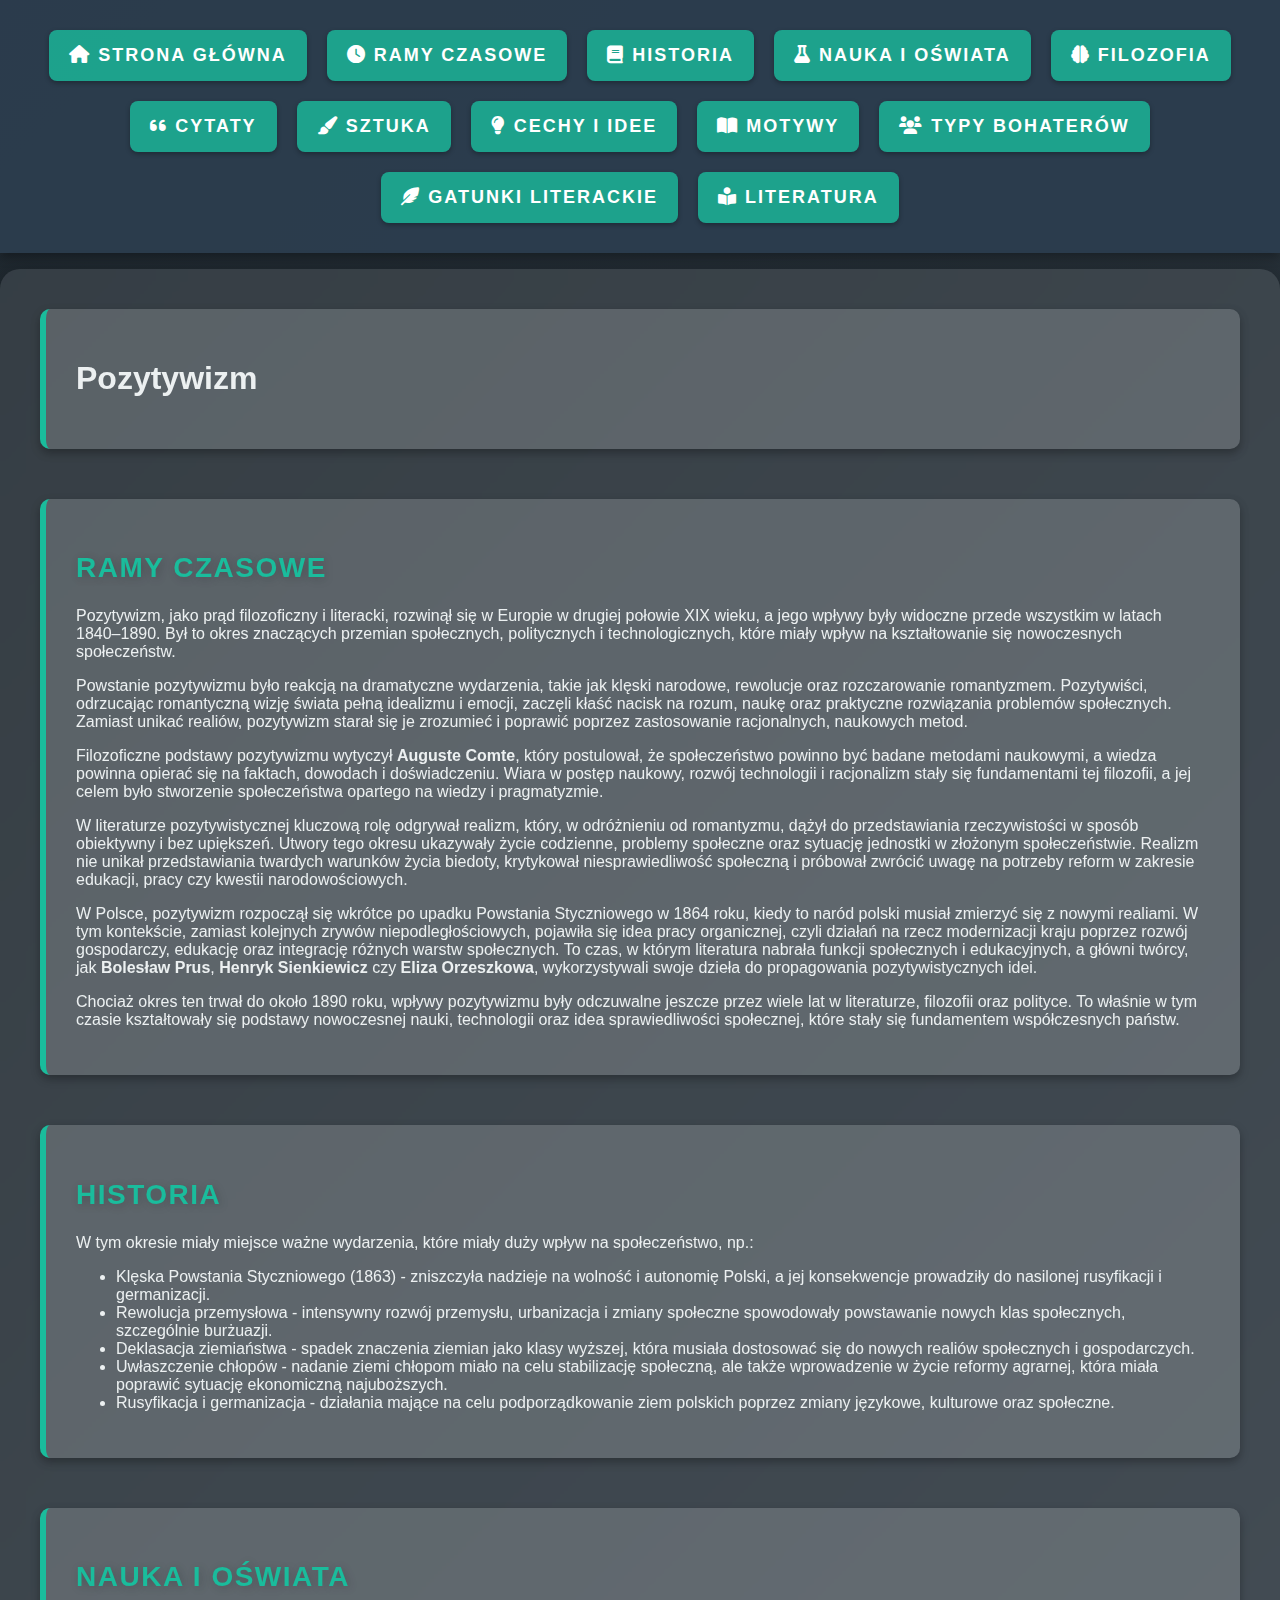
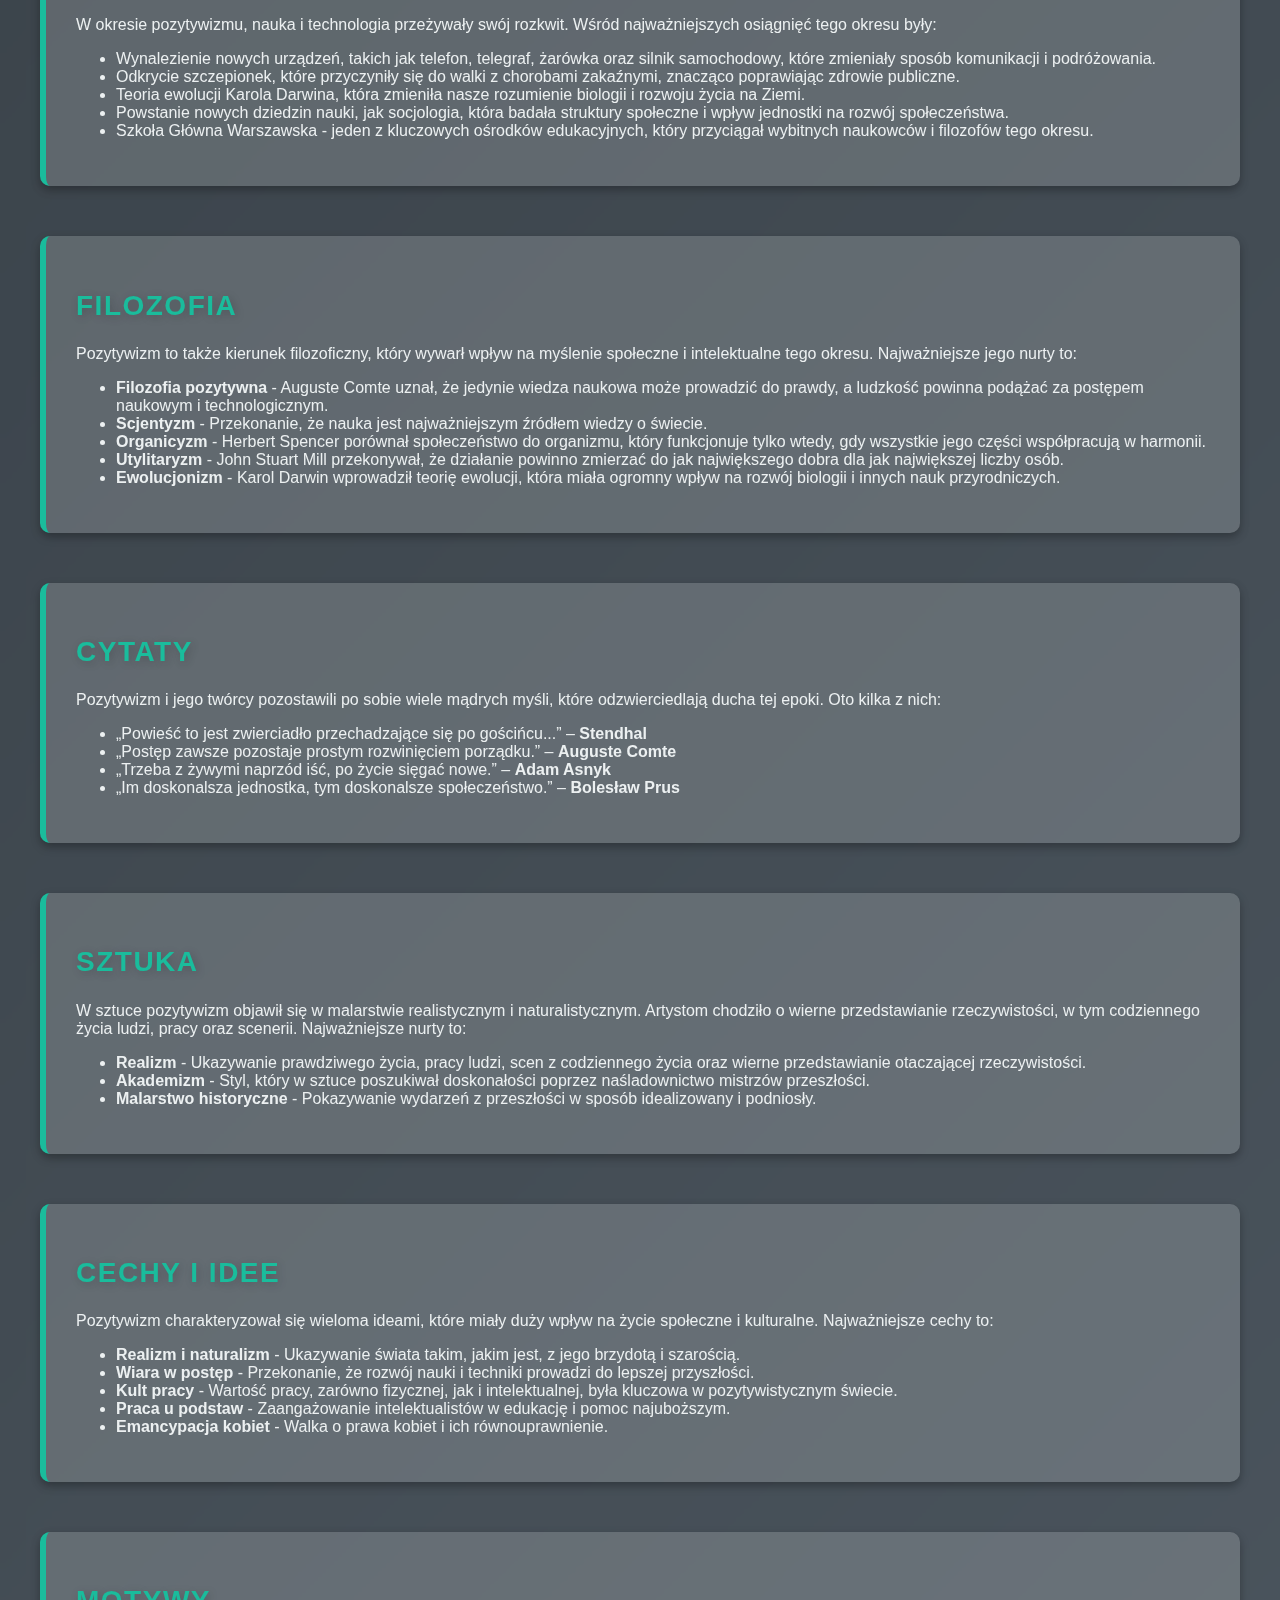
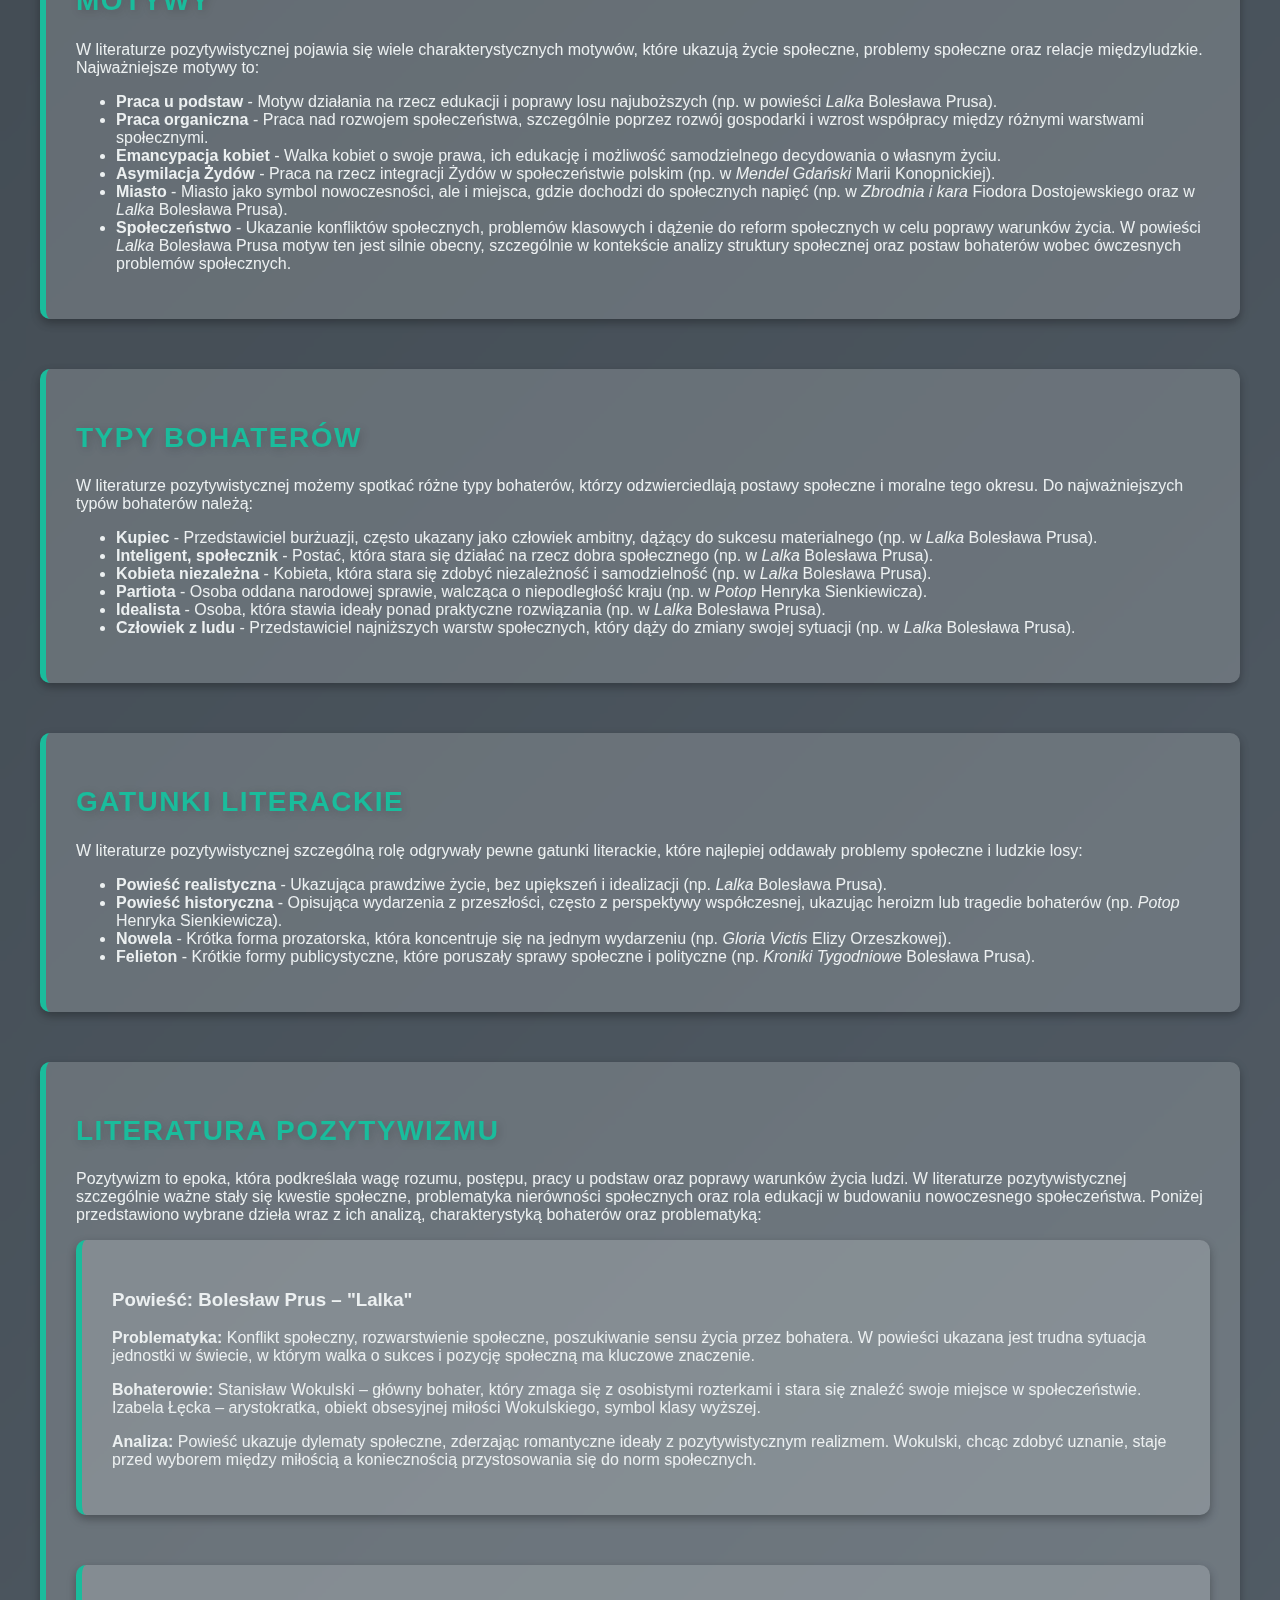
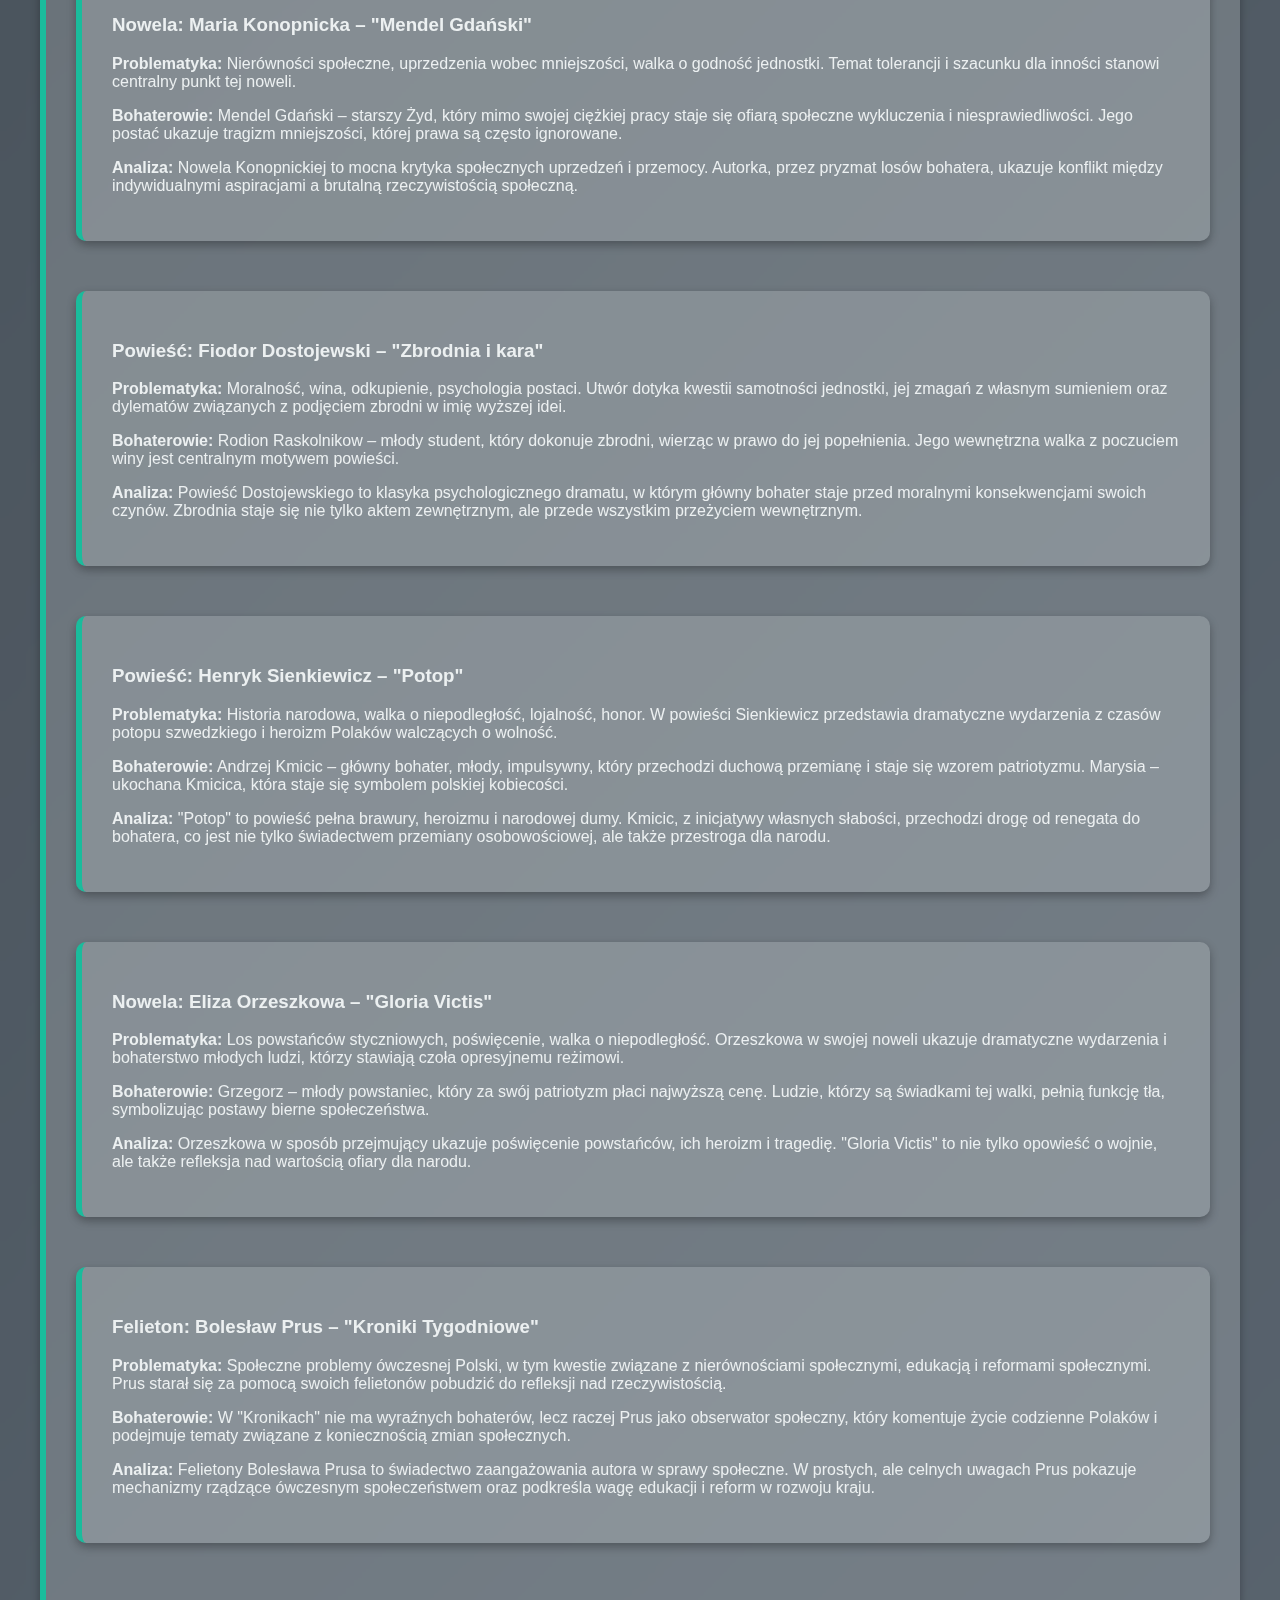
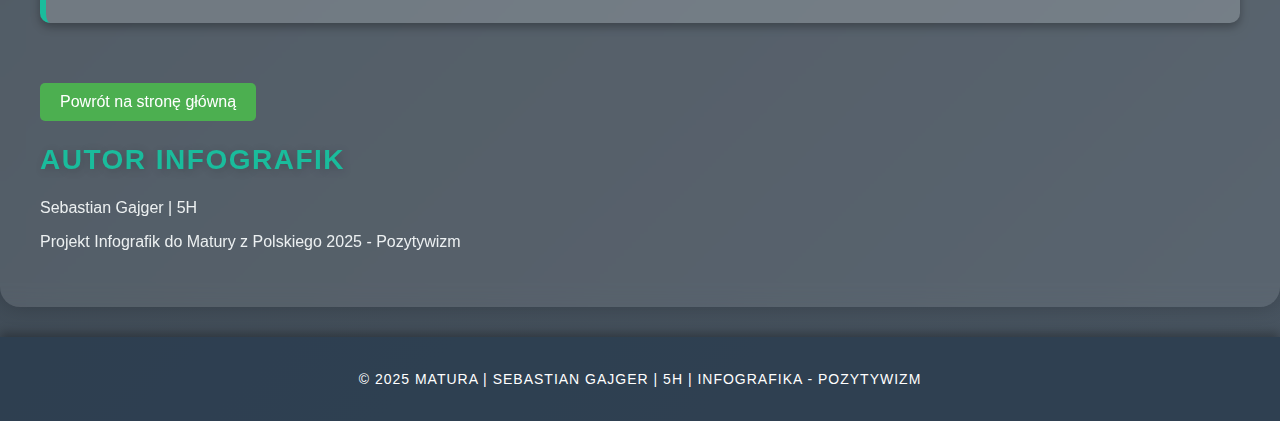
<file: pozytywizm.html>
<!DOCTYPE html>
<html lang="pl">

<head>
    <meta charset="UTF-8">
    <meta name="viewport" content="width=device-width, initial-scale=1.0">
    <title>Pozytywizm - Matura z Polskiego</title>
    <link rel="stylesheet" href="style.css">
    <script src="script.js"></script>
    <link rel="stylesheet" href="https://cdnjs.cloudflare.com/ajax/libs/font-awesome/6.0.0-beta3/css/all.min.css">
</head>

<body>
    <header>
        <div class="container">
            <nav>
                <ul>
                    <li><a href="#back"><i class="fas fa-home"></i> STRONA GŁÓWNA</a></li>
                    <li><a href="#ramy-czasowe"><i class="fas fa-clock"></i> Ramy Czasowe</a></li>
                    <li><a href="#historia"><i class="fas fa-book"></i> Historia</a></li>
                    <li><a href="#nauka"><i class="fas fa-flask"></i> Nauka i Oświata</a></li>
                    <li><a href="#filozofia"><i class="fas fa-brain"></i> Filozofia</a></li>
                    <li><a href="#cytaty"><i class="fas fa-quote-left"></i> Cytaty</a></li>
                    <li><a href="#sztuka"><i class="fas fa-paint-brush"></i> Sztuka</a></li>
                    <li><a href="#cechy"><i class="fas fa-lightbulb"></i> Cechy i Idee</a></li>
                    <li><a href="#motywy"><i class="fas fa-book-open"></i> Motywy</a></li>
                    <li><a href="#bohaterowie"><i class="fas fa-users"></i> Typy Bohaterów</a></li>
                    <li><a href="#gatunki"><i class="fas fa-feather-alt"></i> Gatunki Literackie</a></li>
                    <li><a href="#literatura"><i class="fas fa-book-reader"></i> Literatura</a></li>
                </ul>
            </nav>
        </div>
        <button class="nav-toggle">☰</button>
    </header>

    <main>
        <div class="container">
            <section class="hero-section">
                <h1>Pozytywizm</h1>
            </section>

            <section id="ramy-czasowe">
                <h2>Ramy Czasowe</h2>
                <p>Pozytywizm, jako prąd filozoficzny i literacki, rozwinął się w Europie w drugiej połowie XIX wieku, a
                    jego wpływy były widoczne przede wszystkim w latach 1840–1890. Był to okres znaczących przemian
                    społecznych, politycznych i technologicznych, które miały wpływ na kształtowanie się nowoczesnych
                    społeczeństw.</p>

                <p>Powstanie pozytywizmu było reakcją na dramatyczne wydarzenia, takie jak klęski narodowe, rewolucje
                    oraz rozczarowanie romantyzmem. Pozytywiści, odrzucając romantyczną wizję świata pełną idealizmu i
                    emocji, zaczęli kłaść nacisk na rozum, naukę oraz praktyczne rozwiązania problemów społecznych.
                    Zamiast unikać realiów, pozytywizm starał się je zrozumieć i poprawić poprzez zastosowanie
                    racjonalnych, naukowych metod.</p>

                <p>Filozoficzne podstawy pozytywizmu wytyczył <strong>Auguste Comte</strong>, który postulował, że
                    społeczeństwo powinno być badane metodami naukowymi, a wiedza powinna opierać się na faktach,
                    dowodach i doświadczeniu. Wiara w postęp naukowy, rozwój technologii i racjonalizm stały się
                    fundamentami tej filozofii, a jej celem było stworzenie społeczeństwa opartego na wiedzy i
                    pragmatyzmie.</p>

                <p>W literaturze pozytywistycznej kluczową rolę odgrywał realizm, który, w odróżnieniu od romantyzmu,
                    dążył do przedstawiania rzeczywistości w sposób obiektywny i bez upiększeń. Utwory tego okresu
                    ukazywały życie codzienne, problemy społeczne oraz sytuację jednostki w złożonym społeczeństwie.
                    Realizm nie unikał przedstawiania twardych warunków życia biedoty, krytykował niesprawiedliwość
                    społeczną i próbował zwrócić uwagę na potrzeby reform w zakresie edukacji, pracy czy kwestii
                    narodowościowych.</p>

                <p>W Polsce, pozytywizm rozpoczął się wkrótce po upadku Powstania Styczniowego w 1864 roku, kiedy to
                    naród polski musiał zmierzyć się z nowymi realiami. W tym kontekście, zamiast kolejnych zrywów
                    niepodległościowych, pojawiła się idea pracy organicznej, czyli działań na rzecz modernizacji kraju
                    poprzez rozwój gospodarczy, edukację oraz integrację różnych warstw społecznych. To czas, w którym
                    literatura nabrała funkcji społecznych i edukacyjnych, a główni twórcy, jak <strong>Bolesław
                        Prus</strong>, <strong>Henryk Sienkiewicz</strong> czy <strong>Eliza Orzeszkowa</strong>,
                    wykorzystywali swoje dzieła do propagowania pozytywistycznych idei.</p>

                <p>Chociaż okres ten trwał do około 1890 roku, wpływy pozytywizmu były odczuwalne jeszcze przez wiele
                    lat w literaturze, filozofii oraz polityce. To właśnie w tym czasie kształtowały się podstawy
                    nowoczesnej nauki, technologii oraz idea sprawiedliwości społecznej, które stały się fundamentem
                    współczesnych państw.</p>
            </section>



            <section id="historia">
                <h2>Historia</h2>
                <p>W tym okresie miały miejsce ważne wydarzenia, które miały duży wpływ na społeczeństwo, np.:</p>
                <ul>
                    <li>Klęska Powstania Styczniowego (1863) - zniszczyła nadzieje na wolność i autonomię Polski, a jej
                        konsekwencje prowadziły do nasilonej rusyfikacji i germanizacji.</li>
                    <li>Rewolucja przemysłowa - intensywny rozwój przemysłu, urbanizacja i zmiany społeczne spowodowały
                        powstawanie nowych klas społecznych, szczególnie burżuazji.</li>
                    <li>Deklasacja ziemiaństwa - spadek znaczenia ziemian jako klasy wyższej, która musiała dostosować
                        się do nowych realiów społecznych i gospodarczych.</li>
                    <li>Uwłaszczenie chłopów - nadanie ziemi chłopom miało na celu stabilizację społeczną, ale także
                        wprowadzenie w życie reformy agrarnej, która miała poprawić sytuację ekonomiczną najuboższych.
                    </li>
                    <li>Rusyfikacja i germanizacja - działania mające na celu podporządkowanie ziem polskich poprzez
                        zmiany językowe, kulturowe oraz społeczne.</li>
                </ul>
            </section>

            <section id="nauka">
                <h2>Nauka i Oświata</h2>
                <p>W okresie pozytywizmu, nauka i technologia przeżywały swój rozkwit. Wśród najważniejszych osiągnięć
                    tego okresu były:</p>
                <ul>
                    <li>Wynalezienie nowych urządzeń, takich jak telefon, telegraf, żarówka oraz silnik samochodowy,
                        które zmieniały sposób komunikacji i podróżowania.</li>
                    <li>Odkrycie szczepionek, które przyczyniły się do walki z chorobami zakaźnymi, znacząco poprawiając
                        zdrowie publiczne.</li>
                    <li>Teoria ewolucji Karola Darwina, która zmieniła nasze rozumienie biologii i rozwoju życia na
                        Ziemi.</li>
                    <li>Powstanie nowych dziedzin nauki, jak socjologia, która badała struktury społeczne i wpływ
                        jednostki na rozwój społeczeństwa.</li>
                    <li>Szkoła Główna Warszawska - jeden z kluczowych ośrodków edukacyjnych, który przyciągał wybitnych
                        naukowców i filozofów tego okresu.</li>
                </ul>
            </section>

            <section id="filozofia">
                <h2>Filozofia</h2>
                <p>Pozytywizm to także kierunek filozoficzny, który wywarł wpływ na myślenie społeczne i intelektualne
                    tego okresu. Najważniejsze jego nurty to:</p>
                <ul>
                    <li><strong>Filozofia pozytywna</strong> - Auguste Comte uznał, że jedynie wiedza naukowa może
                        prowadzić do prawdy, a ludzkość powinna podążać za postępem naukowym i technologicznym.</li>
                    <li><strong>Scjentyzm</strong> - Przekonanie, że nauka jest najważniejszym źródłem wiedzy o świecie.
                    </li>
                    <li><strong>Organicyzm</strong> - Herbert Spencer porównał społeczeństwo do organizmu, który
                        funkcjonuje tylko wtedy, gdy wszystkie jego części współpracują w harmonii.</li>
                    <li><strong>Utylitaryzm</strong> - John Stuart Mill przekonywał, że działanie powinno zmierzać do
                        jak największego dobra dla jak największej liczby osób.</li>
                    <li><strong>Ewolucjonizm</strong> - Karol Darwin wprowadził teorię ewolucji, która miała ogromny
                        wpływ na rozwój biologii i innych nauk przyrodniczych.</li>
                </ul>
            </section>

            <section id="cytaty">
                <h2>Cytaty</h2>
                <p>Pozytywizm i jego twórcy pozostawili po sobie wiele mądrych myśli, które odzwierciedlają ducha tej
                    epoki. Oto kilka z nich:</p>
                <ul>
                    <li>„Powieść to jest zwierciadło przechadzające się po gościńcu...” – <strong>Stendhal</strong></li>
                    <li>„Postęp zawsze pozostaje prostym rozwinięciem porządku.” – <strong>Auguste Comte</strong></li>
                    <li>„Trzeba z żywymi naprzód iść, po życie sięgać nowe.” – <strong>Adam Asnyk</strong></li>
                    <li>„Im doskonalsza jednostka, tym doskonalsze społeczeństwo.” – <strong>Bolesław Prus</strong></li>
                </ul>
            </section>

            <section id="sztuka">
                <h2>Sztuka</h2>
                <p>W sztuce pozytywizm objawił się w malarstwie realistycznym i naturalistycznym. Artystom chodziło o
                    wierne przedstawianie rzeczywistości, w tym codziennego życia ludzi, pracy oraz scenerii.
                    Najważniejsze nurty to:</p>
                <ul>
                    <li><strong>Realizm</strong> - Ukazywanie prawdziwego życia, pracy ludzi, scen z codziennego życia
                        oraz wierne przedstawianie otaczającej rzeczywistości.</li>
                    <li><strong>Akademizm</strong> - Styl, który w sztuce poszukiwał doskonałości poprzez naśladownictwo
                        mistrzów przeszłości.</li>
                    <li><strong>Malarstwo historyczne</strong> - Pokazywanie wydarzeń z przeszłości w sposób
                        idealizowany i podniosły.</li>
                </ul>
            </section>

            <section id="cechy">
                <h2>Cechy i Idee</h2>
                <p>Pozytywizm charakteryzował się wieloma ideami, które miały duży wpływ na życie społeczne i
                    kulturalne. Najważniejsze cechy to:</p>
                <ul>
                    <li><strong>Realizm i naturalizm</strong> - Ukazywanie świata takim, jakim jest, z jego brzydotą i
                        szarością.</li>
                    <li><strong>Wiara w postęp</strong> - Przekonanie, że rozwój nauki i techniki prowadzi do lepszej
                        przyszłości.</li>
                    <li><strong>Kult pracy</strong> - Wartość pracy, zarówno fizycznej, jak i intelektualnej, była
                        kluczowa w pozytywistycznym świecie.</li>
                    <li><strong>Praca u podstaw</strong> - Zaangażowanie intelektualistów w edukację i pomoc
                        najuboższym.</li>
                    <li><strong>Emancypacja kobiet</strong> - Walka o prawa kobiet i ich równouprawnienie.</li>
                </ul>
            </section>

            <section id="motywy">
                <h2>Motywy</h2>
                <p>W literaturze pozytywistycznej pojawia się wiele charakterystycznych motywów, które ukazują życie
                    społeczne, problemy społeczne oraz relacje międzyludzkie. Najważniejsze motywy to:</p>
                <ul>
                    <li><strong>Praca u podstaw</strong> - Motyw działania na rzecz edukacji i poprawy losu najuboższych
                        (np. w powieści <em>Lalka</em> Bolesława Prusa).</li>
                    <li><strong>Praca organiczna</strong> - Praca nad rozwojem społeczeństwa, szczególnie poprzez rozwój
                        gospodarki i wzrost współpracy między różnymi warstwami społecznymi.</li>
                    <li><strong>Emancypacja kobiet</strong> - Walka kobiet o swoje prawa, ich edukację i możliwość
                        samodzielnego decydowania o własnym życiu.</li>
                    <li><strong>Asymilacja Żydów</strong> - Praca na rzecz integracji Żydów w społeczeństwie polskim
                        (np. w <em>Mendel Gdański</em> Marii Konopnickiej).</li>
                    <li><strong>Miasto</strong> - Miasto jako symbol nowoczesności, ale i miejsca, gdzie dochodzi do
                        społecznych napięć (np. w <em>Zbrodnia i kara</em> Fiodora Dostojewskiego oraz w <em>Lalka</em>
                        Bolesława Prusa).</li>
                    <li><strong>Społeczeństwo</strong> - Ukazanie konfliktów społecznych, problemów klasowych i dążenie
                        do
                        reform społecznych w celu poprawy warunków życia. W powieści <em>Lalka</em> Bolesława Prusa
                        motyw ten
                        jest silnie obecny, szczególnie w kontekście analizy struktury społecznej oraz postaw bohaterów
                        wobec
                        ówczesnych problemów społecznych.</li>
                </ul>
            </section>

            <section id="bohaterowie">
                <h2>Typy Bohaterów</h2>
                <p>W literaturze pozytywistycznej możemy spotkać różne typy bohaterów, którzy odzwierciedlają postawy
                    społeczne i moralne tego okresu. Do najważniejszych typów bohaterów należą:</p>
                <ul>
                    <li><strong>Kupiec</strong> - Przedstawiciel burżuazji, często ukazany jako człowiek ambitny, dążący
                        do sukcesu materialnego (np. w <em>Lalka</em> Bolesława Prusa).</li>
                    <li><strong>Inteligent, społecznik</strong> - Postać, która stara się działać na rzecz dobra
                        społecznego (np. w <em>Lalka</em> Bolesława Prusa).</li>
                    <li><strong>Kobieta niezależna</strong> - Kobieta, która stara się zdobyć niezależność i
                        samodzielność (np. w <em>Lalka</em> Bolesława Prusa).</li>
                    <li><strong>Partiota</strong> - Osoba oddana narodowej sprawie, walcząca o niepodległość kraju (np.
                        w <em>Potop</em> Henryka Sienkiewicza).</li>
                    <li><strong>Idealista</strong> - Osoba, która stawia ideały ponad praktyczne rozwiązania (np. w
                        <em>Lalka</em> Bolesława Prusa).
                    </li>
                    <li><strong>Człowiek z ludu</strong> - Przedstawiciel najniższych warstw społecznych, który dąży do
                        zmiany swojej sytuacji (np. w <em>Lalka</em> Bolesława Prusa).</li>
                </ul>
            </section>

            <section id="gatunki">
                <h2>Gatunki Literackie</h2>
                <p>W literaturze pozytywistycznej szczególną rolę odgrywały pewne gatunki literackie, które najlepiej
                    oddawały problemy społeczne i ludzkie losy:</p>
                <ul>
                    <li><strong>Powieść realistyczna</strong> - Ukazująca prawdziwe życie, bez upiększeń i idealizacji
                        (np. <em>Lalka</em> Bolesława Prusa).</li>
                    <li><strong>Powieść historyczna</strong> - Opisująca wydarzenia z przeszłości, często z perspektywy
                        współczesnej, ukazując heroizm lub tragedie bohaterów (np. <em>Potop</em> Henryka Sienkiewicza).
                    </li>
                    <li><strong>Nowela</strong> - Krótka forma prozatorska, która koncentruje się na jednym wydarzeniu
                        (np. <em>Gloria Victis</em> Elizy Orzeszkowej).</li>
                    <li><strong>Felieton</strong> - Krótkie formy publicystyczne, które poruszały sprawy społeczne i
                        polityczne (np. <em>Kroniki Tygodniowe</em> Bolesława Prusa).</li>
                </ul>
            </section>

            <!-- Sekcja Literacka -->
            <section id="literatura">
                <h2>Literatura Pozytywizmu</h2>
                <p>Pozytywizm to epoka, która podkreślała wagę rozumu, postępu, pracy u podstaw oraz poprawy warunków
                    życia ludzi. W literaturze pozytywistycznej szczególnie ważne stały się kwestie społeczne,
                    problematyka nierówności społecznych oraz rola edukacji w budowaniu nowoczesnego społeczeństwa.
                    Poniżej przedstawiono wybrane dzieła wraz z ich analizą, charakterystyką bohaterów oraz
                    problematyką:</p>

                <section id="lalka">
                    <h3>Powieść: Bolesław Prus – "Lalka"</h3>
                    <p><strong>Problematyka:</strong> Konflikt społeczny, rozwarstwienie społeczne, poszukiwanie sensu
                        życia przez bohatera. W powieści ukazana jest trudna sytuacja jednostki w świecie, w którym
                        walka o sukces i pozycję społeczną ma kluczowe znaczenie.</p>
                    <p><strong>Bohaterowie:</strong> Stanisław Wokulski – główny bohater, który zmaga się z osobistymi
                        rozterkami i stara się znaleźć swoje miejsce w społeczeństwie. Izabela Łęcka – arystokratka,
                        obiekt obsesyjnej miłości Wokulskiego, symbol klasy wyższej.</p>
                    <p><strong>Analiza:</strong> Powieść ukazuje dylematy społeczne, zderzając romantyczne ideały z
                        pozytywistycznym realizmem. Wokulski, chcąc zdobyć uznanie, staje przed wyborem między miłością
                        a koniecznością przystosowania się do norm społecznych.</p>
                </section>

                <section id="mendel">
                    <h3>Nowela: Maria Konopnicka – "Mendel Gdański"</h3>
                    <p><strong>Problematyka:</strong> Nierówności społeczne, uprzedzenia wobec mniejszości, walka o
                        godność jednostki. Temat tolerancji i szacunku dla inności stanowi centralny punkt tej noweli.
                    </p>
                    <p><strong>Bohaterowie:</strong> Mendel Gdański – starszy Żyd, który mimo swojej ciężkiej pracy
                        staje się ofiarą społeczne wykluczenia i niesprawiedliwości. Jego postać ukazuje tragizm
                        mniejszości, której prawa są często ignorowane.</p>
                    <p><strong>Analiza:</strong> Nowela Konopnickiej to mocna krytyka społecznych uprzedzeń i przemocy.
                        Autorka, przez pryzmat losów bohatera, ukazuje konflikt między indywidualnymi aspiracjami a
                        brutalną rzeczywistością społeczną.</p>
                </section>

                <section id="zbrodnia">
                    <h3>Powieść: Fiodor Dostojewski – "Zbrodnia i kara"</h3>
                    <p><strong>Problematyka:</strong> Moralność, wina, odkupienie, psychologia postaci. Utwór dotyka
                        kwestii samotności jednostki, jej zmagań z własnym sumieniem oraz dylematów związanych z
                        podjęciem zbrodni w imię wyższej idei.</p>
                    <p><strong>Bohaterowie:</strong> Rodion Raskolnikow – młody student, który dokonuje zbrodni, wierząc
                        w prawo do jej popełnienia. Jego wewnętrzna walka z poczuciem winy jest centralnym motywem
                        powieści.</p>
                    <p><strong>Analiza:</strong> Powieść Dostojewskiego to klasyka psychologicznego dramatu, w którym
                        główny bohater staje przed moralnymi konsekwencjami swoich czynów. Zbrodnia staje się nie tylko
                        aktem zewnętrznym, ale przede wszystkim przeżyciem wewnętrznym.</p>
                </section>

                <section id="potop">
                    <h3>Powieść: Henryk Sienkiewicz – "Potop"</h3>
                    <p><strong>Problematyka:</strong> Historia narodowa, walka o niepodległość, lojalność, honor. W
                        powieści Sienkiewicz przedstawia dramatyczne wydarzenia z czasów potopu szwedzkiego i heroizm
                        Polaków walczących o wolność.</p>
                    <p><strong>Bohaterowie:</strong> Andrzej Kmicic – główny bohater, młody, impulsywny, który
                        przechodzi duchową przemianę i staje się wzorem patriotyzmu. Marysia – ukochana Kmicica, która
                        staje się symbolem polskiej kobiecości.</p>
                    <p><strong>Analiza:</strong> "Potop" to powieść pełna brawury, heroizmu i narodowej dumy. Kmicic, z
                        inicjatywy własnych słabości, przechodzi drogę od renegata do bohatera, co jest nie tylko
                        świadectwem przemiany osobowościowej, ale także przestroga dla narodu.</p>
                </section>

                <section id="gloria">
                    <h3>Nowela: Eliza Orzeszkowa – "Gloria Victis"</h3>
                    <p><strong>Problematyka:</strong> Los powstańców styczniowych, poświęcenie, walka o niepodległość.
                        Orzeszkowa w swojej noweli ukazuje dramatyczne wydarzenia i bohaterstwo młodych ludzi, którzy
                        stawiają czoła opresyjnemu reżimowi.</p>
                    <p><strong>Bohaterowie:</strong> Grzegorz – młody powstaniec, który za swój patriotyzm płaci
                        najwyższą cenę. Ludzie, którzy są świadkami tej walki, pełnią funkcję tła, symbolizując postawy
                        bierne społeczeństwa.</p>
                    <p><strong>Analiza:</strong> Orzeszkowa w sposób przejmujący ukazuje poświęcenie powstańców, ich
                        heroizm i tragedię. "Gloria Victis" to nie tylko opowieść o wojnie, ale także refleksja nad
                        wartością ofiary dla narodu.</p>
                </section>

                <section id="kroniki">
                    <h3>Felieton: Bolesław Prus – "Kroniki Tygodniowe"</h3>
                    <p><strong>Problematyka:</strong> Społeczne problemy ówczesnej Polski, w tym kwestie związane z
                        nierównościami społecznymi, edukacją i reformami społecznymi. Prus starał się za pomocą swoich
                        felietonów pobudzić do refleksji nad rzeczywistością.</p>
                    <p><strong>Bohaterowie:</strong> W "Kronikach" nie ma wyraźnych bohaterów, lecz raczej Prus jako
                        obserwator społeczny, który komentuje życie codzienne Polaków i podejmuje tematy związane z
                        koniecznością zmian społecznych.</p>
                    <p><strong>Analiza:</strong> Felietony Bolesława Prusa to świadectwo zaangażowania autora w sprawy
                        społeczne. W prostych, ale celnych uwagach Prus pokazuje mechanizmy rządzące ówczesnym
                        społeczeństwem oraz podkreśla wagę edukacji i reform w rozwoju kraju.</p>
                </section>
            </section>

        </div>

        <a id="back" href="index.html" class="back-to-home">Powrót na stronę główną</a>

        <div class="author-section">
            <h2>Autor infografik</h2>
            <div class="author-name">Sebastian Gajger | 5H</div>
            <p>Projekt Infografik do Matury z Polskiego 2025 - Pozytywizm</p>
        </div>
    </main>

    <button class="scroll-to-top">&#8679;</button>

    <footer>
        <p>&copy; 2025 Matura | Sebastian Gajger | 5H | INFOGRAFIKA - POZYTYWIZM</p>
    </footer>
</body>

</html>
</file>
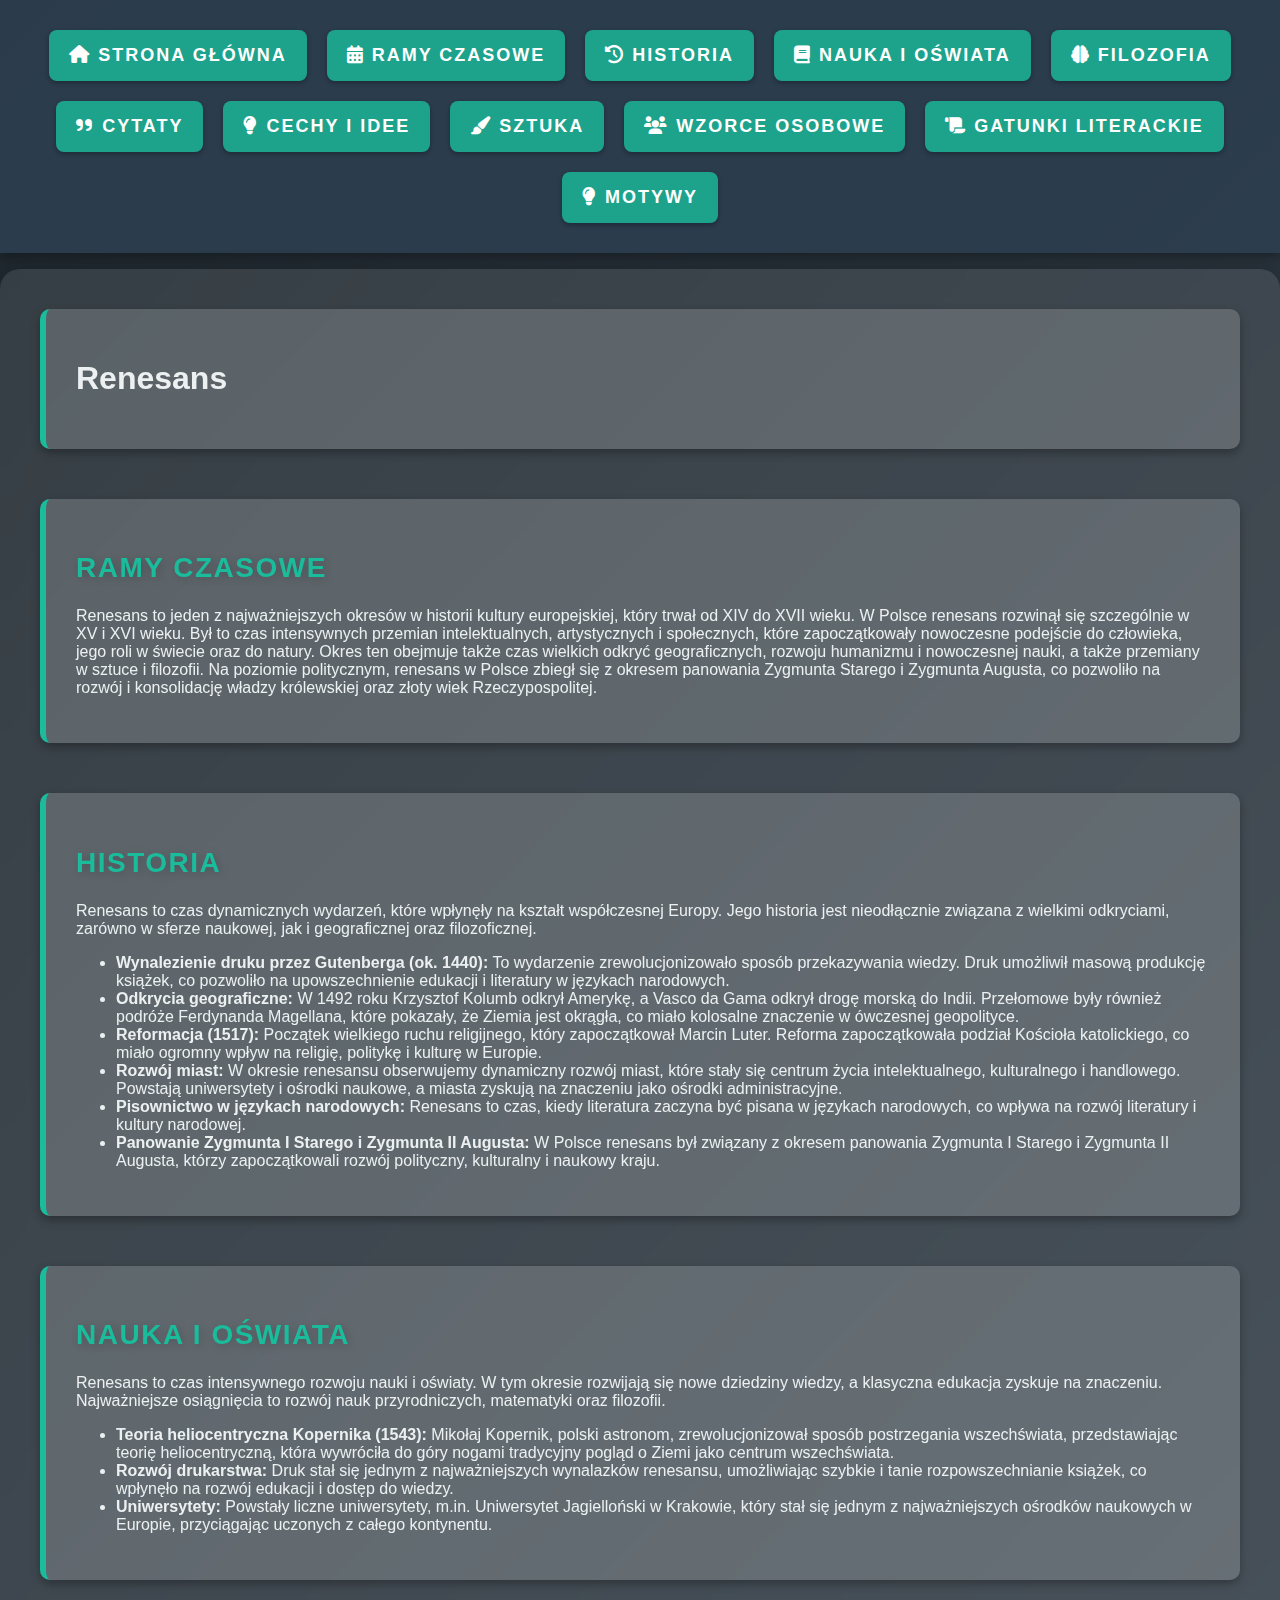
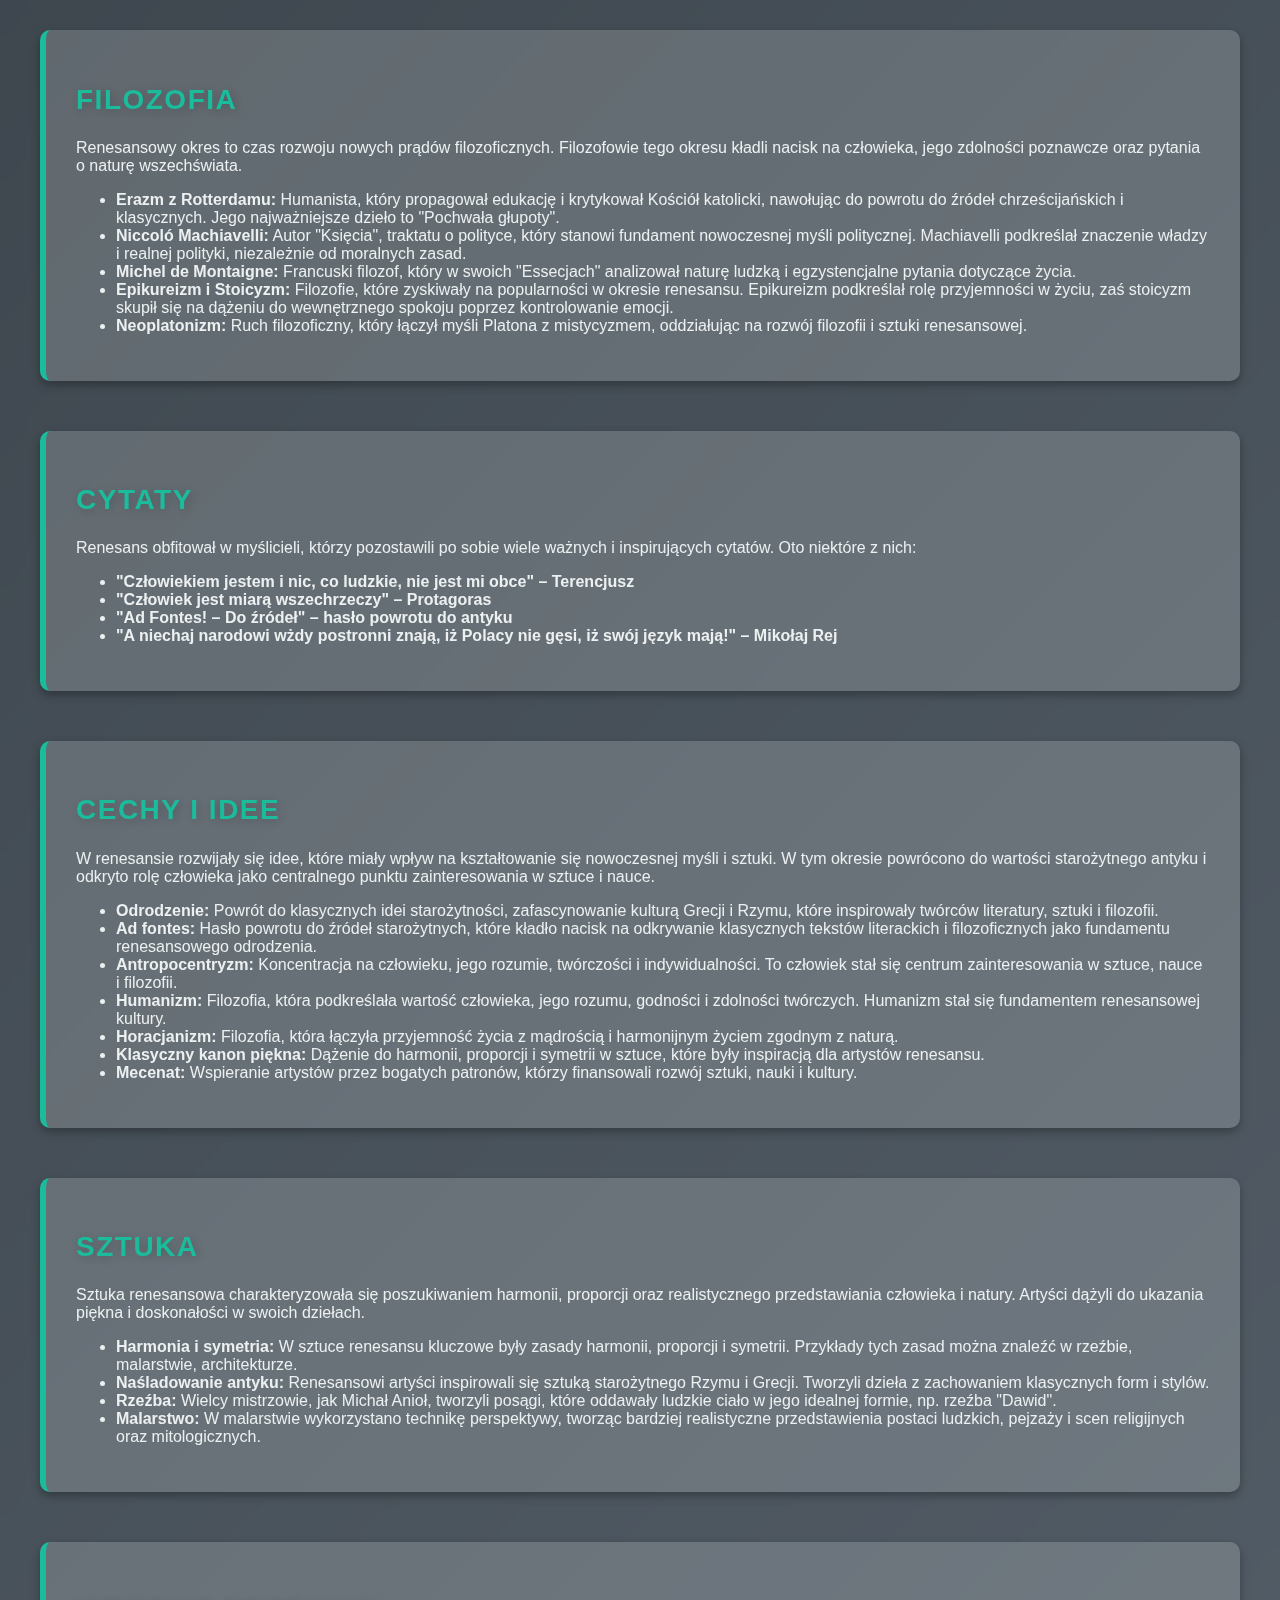
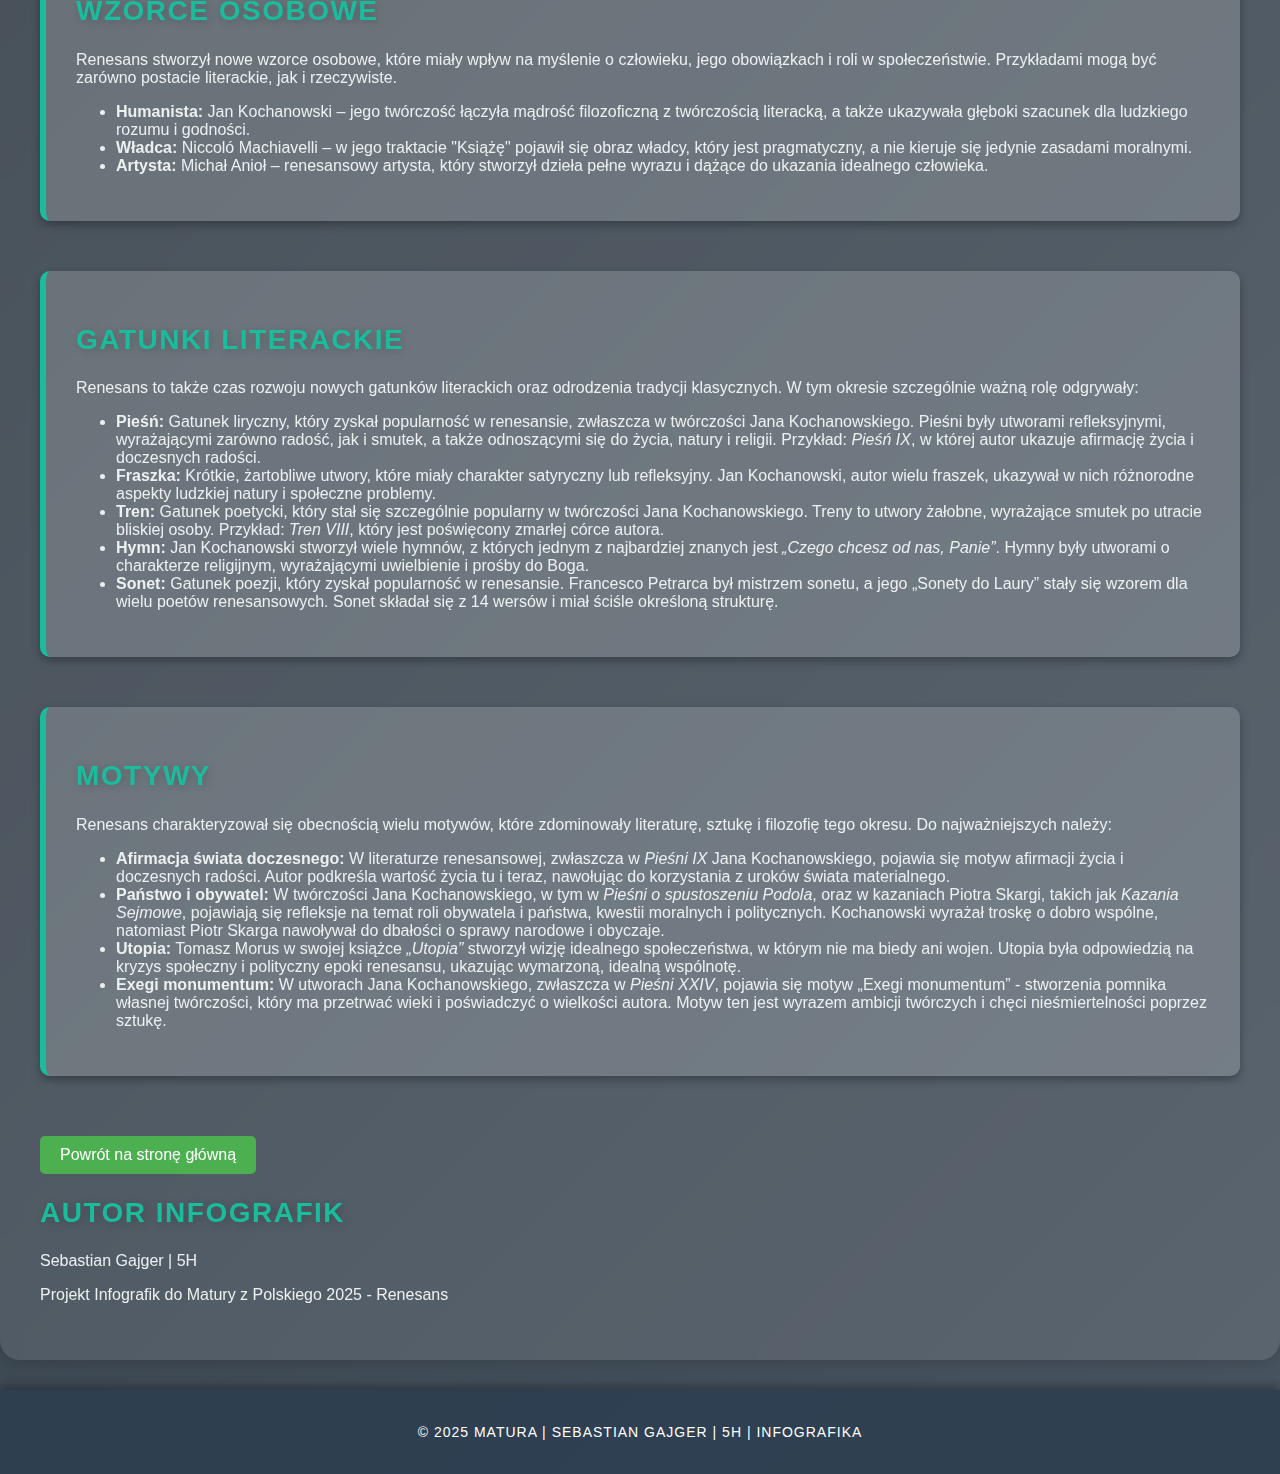
<file: renesans.html>
<!DOCTYPE html>
<html lang="pl">

<head>
    <meta charset="UTF-8">
    <meta name="viewport" content="width=device-width, initial-scale=1.0">
    <title>Renesans - Matura z Polskiego</title>
    <link rel="stylesheet" href="style.css">
    <script src="script.js"></script>
    <!-- Inne tagi meta i linki do stylów -->
    <link rel="stylesheet" href="https://cdnjs.cloudflare.com/ajax/libs/font-awesome/6.0.0-beta3/css/all.min.css">
</head>

<body>
    <header>
        <!-- Nawigacja -->
        <nav>
            <ul>
                <li><a href="#back"><i class="fas fa-home"></i> Strona Główna</a></li>
                <li><a href="#ramy-czasowe"><i class="fas fa-calendar-alt"></i> Ramy Czasowe</a></li>
                <li><a href="#historia"><i class="fas fa-history"></i> Historia</a></li>
                <li><a href="#nauka-i-oswiata"><i class="fas fa-book"></i> Nauka i Oświata</a></li>
                <li><a href="#filozofia"><i class="fas fa-brain"></i> Filozofia</a></li>
                <li><a href="#cytaty"><i class="fas fa-quote-right"></i> Cytaty</a></li>
                <li><a href="#cechy-i-idee"><i class="fas fa-lightbulb"></i> Cechy i Idee</a></li>
                <li><a href="#sztuka"><i class="fas fa-paint-brush"></i> Sztuka</a></li>
                <li><a href="#wzorce-osobowe"><i class="fas fa-users"></i> Wzorce Osobowe</a></li>
                <li><a href="#gatunki-literackie"><i class="fas fa-scroll"></i> Gatunki Literackie</a></li>
                <li><a href="#motywy"><i class="fas fa-lightbulb"></i> Motywy</a></li>
            </ul>
        </nav>
        <button class="nav-toggle">☰</button>
    </header>

    <main>
        <div class="container">
            <!-- Hero Section z tytułem -->
            <section class="hero-section">
                <h1>Renesans</h1>
            </section>
            <!-- Ramy Czasowe -->
            <section id="ramy-czasowe">
                <h2>Ramy Czasowe</h2>
                <p>Renesans to jeden z najważniejszych okresów w historii kultury europejskiej, który trwał od XIV do
                    XVII wieku. W Polsce renesans rozwinął się szczególnie w XV i XVI wieku. Był to czas intensywnych
                    przemian intelektualnych, artystycznych i społecznych, które zapoczątkowały nowoczesne podejście do
                    człowieka, jego roli w świecie oraz do natury. Okres ten obejmuje także czas wielkich odkryć
                    geograficznych, rozwoju humanizmu i nowoczesnej nauki, a także przemiany w sztuce i filozofii. Na
                    poziomie politycznym, renesans w Polsce zbiegł się z okresem panowania Zygmunta Starego i Zygmunta
                    Augusta, co pozwoliło na rozwój i konsolidację władzy królewskiej oraz złoty wiek Rzeczypospolitej.
                </p>
            </section>

            <!-- Historia -->
            <section id="historia">
                <h2>Historia</h2>
                <p>Renesans to czas dynamicznych wydarzeń, które wpłynęły na kształt współczesnej Europy. Jego historia
                    jest nieodłącznie związana z wielkimi odkryciami, zarówno w sferze naukowej, jak i geograficznej
                    oraz filozoficznej.</p>
                <ul>
                    <li><strong>Wynalezienie druku przez Gutenberga (ok. 1440):</strong> To wydarzenie
                        zrewolucjonizowało sposób przekazywania wiedzy. Druk umożliwił masową produkcję książek, co
                        pozwoliło na upowszechnienie edukacji i literatury w językach narodowych.</li>
                    <li><strong>Odkrycia geograficzne:</strong> W 1492 roku Krzysztof Kolumb odkrył Amerykę, a Vasco da
                        Gama odkrył drogę morską do Indii. Przełomowe były również podróże Ferdynanda Magellana, które
                        pokazały, że Ziemia jest okrągła, co miało kolosalne znaczenie w ówczesnej geopolityce.</li>
                    <li><strong>Reformacja (1517):</strong> Początek wielkiego ruchu religijnego, który zapoczątkował
                        Marcin Luter. Reforma zapoczątkowała podział Kościoła katolickiego, co miało ogromny wpływ na
                        religię, politykę i kulturę w Europie.</li>
                    <li><strong>Rozwój miast:</strong> W okresie renesansu obserwujemy dynamiczny rozwój miast, które
                        stały się centrum życia intelektualnego, kulturalnego i handlowego. Powstają uniwersytety i
                        ośrodki naukowe, a miasta zyskują na znaczeniu jako ośrodki administracyjne.</li>
                    <li><strong>Pisownictwo w językach narodowych:</strong> Renesans to czas, kiedy literatura zaczyna
                        być pisana w językach narodowych, co wpływa na rozwój literatury i kultury narodowej.</li>
                    <li><strong>Panowanie Zygmunta I Starego i Zygmunta II Augusta:</strong> W Polsce renesans był
                        związany z okresem panowania Zygmunta I Starego i Zygmunta II Augusta, którzy zapoczątkowali
                        rozwój polityczny, kulturalny i naukowy kraju.</li>
                </ul>
            </section>

            <!-- Nauka i Oświata -->
            <section id="nauka-i-oswiata">
                <h2>Nauka i Oświata</h2>
                <p>Renesans to czas intensywnego rozwoju nauki i oświaty. W tym okresie rozwijają się nowe dziedziny
                    wiedzy, a klasyczna edukacja zyskuje na znaczeniu. Najważniejsze osiągnięcia to rozwój nauk
                    przyrodniczych, matematyki oraz filozofii.</p>
                <ul>
                    <li><strong>Teoria heliocentryczna Kopernika (1543):</strong> Mikołaj Kopernik, polski astronom,
                        zrewolucjonizował sposób postrzegania wszechświata, przedstawiając teorię heliocentryczną, która
                        wywróciła do góry nogami tradycyjny pogląd o Ziemi jako centrum wszechświata.</li>
                    <li><strong>Rozwój drukarstwa:</strong> Druk stał się jednym z najważniejszych wynalazków renesansu,
                        umożliwiając szybkie i tanie rozpowszechnianie książek, co wpłynęło na rozwój edukacji i dostęp
                        do wiedzy.</li>
                    <li><strong>Uniwersytety:</strong> Powstały liczne uniwersytety, m.in. Uniwersytet Jagielloński w
                        Krakowie, który stał się jednym z najważniejszych ośrodków naukowych w Europie, przyciągając
                        uczonych z całego kontynentu.</li>
                </ul>
            </section>

            <!-- Filozofia -->
            <section id="filozofia">
                <h2>Filozofia</h2>
                <p>Renesansowy okres to czas rozwoju nowych prądów filozoficznych. Filozofowie tego okresu kładli nacisk
                    na człowieka, jego zdolności poznawcze oraz pytania o naturę wszechświata.</p>
                <ul>
                    <li><strong>Erazm z Rotterdamu:</strong> Humanista, który propagował edukację i krytykował Kościół
                        katolicki, nawołując do powrotu do źródeł chrześcijańskich i klasycznych. Jego najważniejsze
                        dzieło to "Pochwała głupoty".</li>
                    <li><strong>Niccoló Machiavelli:</strong> Autor "Księcia", traktatu o polityce, który stanowi
                        fundament nowoczesnej myśli politycznej. Machiavelli podkreślał znaczenie władzy i realnej
                        polityki, niezależnie od moralnych zasad.</li>
                    <li><strong>Michel de Montaigne:</strong> Francuski filozof, który w swoich "Essecjach" analizował
                        naturę ludzką i egzystencjalne pytania dotyczące życia.</li>
                    <li><strong>Epikureizm i Stoicyzm:</strong> Filozofie, które zyskiwały na popularności w okresie
                        renesansu. Epikureizm podkreślał rolę przyjemności w życiu, zaś stoicyzm skupił się na dążeniu
                        do wewnętrznego spokoju poprzez kontrolowanie emocji.</li>
                    <li><strong>Neoplatonizm:</strong> Ruch filozoficzny, który łączył myśli Platona z mistycyzmem,
                        oddziałując na rozwój filozofii i sztuki renesansowej.</li>
                </ul>
            </section>

            <!-- Cytaty -->
            <section id="cytaty">
                <h2>Cytaty</h2>
                <p>Renesans obfitował w myślicieli, którzy pozostawili po sobie wiele ważnych i inspirujących cytatów.
                    Oto niektóre z nich:</p>
                <ul>
                    <li><strong>"Człowiekiem jestem i nic, co ludzkie, nie jest mi obce" – Terencjusz</strong></li>
                    <li><strong>"Człowiek jest miarą wszechrzeczy" – Protagoras</strong></li>
                    <li><strong>"Ad Fontes! – Do źródeł" – hasło powrotu do antyku</strong></li>
                    <li><strong>"A niechaj narodowi wżdy postronni znają, iż Polacy nie gęsi, iż swój język mają!" –
                            Mikołaj Rej</strong></li>
                </ul>
            </section>

            <!-- Cechy i idee -->
            <section id="cechy-i-idee">
                <h2>Cechy i Idee</h2>
                <p>W renesansie rozwijały się idee, które miały wpływ na kształtowanie się nowoczesnej myśli i sztuki. W
                    tym okresie powrócono do wartości starożytnego antyku i odkryto rolę człowieka jako centralnego
                    punktu zainteresowania w sztuce i nauce.</p>
                <ul>
                    <li><strong>Odrodzenie:</strong> Powrót do klasycznych idei starożytności, zafascynowanie kulturą
                        Grecji i Rzymu, które inspirowały twórców literatury, sztuki i filozofii.</li>
                    <li><strong>Ad fontes:</strong> Hasło powrotu do źródeł starożytnych, które kładło nacisk na
                        odkrywanie klasycznych tekstów literackich i filozoficznych jako fundamentu renesansowego
                        odrodzenia.</li>
                    <li><strong>Antropocentryzm:</strong> Koncentracja na człowieku, jego rozumie, twórczości i
                        indywidualności. To człowiek stał się centrum zainteresowania w sztuce, nauce i filozofii.</li>
                    <li><strong>Humanizm:</strong> Filozofia, która podkreślała wartość człowieka, jego rozumu, godności
                        i zdolności twórczych. Humanizm stał się fundamentem renesansowej kultury.</li>
                    <li><strong>Horacjanizm:</strong> Filozofia, która łączyła przyjemność życia z mądrością i
                        harmonijnym życiem zgodnym z naturą.</li>
                    <li><strong>Klasyczny kanon piękna:</strong> Dążenie do harmonii, proporcji i symetrii w sztuce,
                        które były inspiracją dla artystów renesansu.</li>
                    <li><strong>Mecenat:</strong> Wspieranie artystów przez bogatych patronów, którzy finansowali rozwój
                        sztuki, nauki i kultury.</li>
                </ul>
            </section>

            <!-- Sztuka -->
            <section id="sztuka">
                <h2>Sztuka</h2>
                <p>Sztuka renesansowa charakteryzowała się poszukiwaniem harmonii, proporcji oraz realistycznego
                    przedstawiania człowieka i natury. Artyści dążyli do ukazania piękna i doskonałości w swoich
                    dziełach.</p>
                <ul>
                    <li><strong>Harmonia i symetria:</strong> W sztuce renesansu kluczowe były zasady harmonii,
                        proporcji i symetrii. Przykłady tych zasad można znaleźć w rzeźbie, malarstwie, architekturze.
                    </li>
                    <li><strong>Naśladowanie antyku:</strong> Renesansowi artyści inspirowali się sztuką starożytnego
                        Rzymu i Grecji. Tworzyli dzieła z zachowaniem klasycznych form i stylów.</li>
                    <li><strong>Rzeźba:</strong> Wielcy mistrzowie, jak Michał Anioł, tworzyli posągi, które oddawały
                        ludzkie ciało w jego idealnej formie, np. rzeźba "Dawid".</li>
                    <li><strong>Malarstwo:</strong> W malarstwie wykorzystano technikę perspektywy, tworząc bardziej
                        realistyczne przedstawienia postaci ludzkich, pejzaży i scen religijnych oraz mitologicznych.
                    </li>
                </ul>
            </section>

            <!-- Wzorce osobowe -->
            <section id="wzorce-osobowe">
                <h2>Wzorce osobowe</h2>
                <p>Renesans stworzył nowe wzorce osobowe, które miały wpływ na myślenie o człowieku, jego obowiązkach i
                    roli w społeczeństwie. Przykładami mogą być zarówno postacie literackie, jak i rzeczywiste.</p>
                <ul>
                    <li><strong>Humanista:</strong> Jan Kochanowski – jego twórczość łączyła mądrość filozoficzną z
                        twórczością literacką, a także ukazywała głęboki szacunek dla ludzkiego rozumu i godności.</li>
                    <li><strong>Władca:</strong> Niccoló Machiavelli – w jego traktacie "Książę" pojawił się obraz
                        władcy, który jest pragmatyczny, a nie kieruje się jedynie zasadami moralnymi.</li>
                    <li><strong>Artysta:</strong> Michał Anioł – renesansowy artysta, który stworzył dzieła pełne wyrazu
                        i dążące do ukazania idealnego człowieka.</li>
                </ul>
            </section>

            <!-- Gatunki literackie -->
            <section id="gatunki-literackie">
                <h2>Gatunki literackie</h2>
                <p>Renesans to także czas rozwoju nowych gatunków literackich oraz odrodzenia tradycji klasycznych. W
                    tym okresie szczególnie ważną rolę odgrywały:</p>
                <ul>
                    <li><strong>Pieśń:</strong> Gatunek liryczny, który zyskał popularność w renesansie, zwłaszcza w
                        twórczości Jana Kochanowskiego. Pieśni były utworami refleksyjnymi, wyrażającymi zarówno radość,
                        jak i smutek, a także odnoszącymi się do życia, natury i religii. Przykład: <em>Pieśń IX</em>, w
                        której autor ukazuje afirmację życia i doczesnych radości.</li>
                    <li><strong>Fraszka:</strong> Krótkie, żartobliwe utwory, które miały charakter satyryczny lub
                        refleksyjny. Jan Kochanowski, autor wielu fraszek, ukazywał w nich różnorodne aspekty ludzkiej
                        natury i społeczne problemy.</li>
                    <li><strong>Tren:</strong> Gatunek poetycki, który stał się szczególnie popularny w twórczości Jana
                        Kochanowskiego. Treny to utwory żałobne, wyrażające smutek po utracie bliskiej osoby. Przykład:
                        <em>Tren VIII</em>, który jest poświęcony zmarłej córce autora.
                    </li>
                    <li><strong>Hymn:</strong> Jan Kochanowski stworzył wiele hymnów, z których jednym z najbardziej
                        znanych jest <em>„Czego chcesz od nas, Panie”</em>. Hymny były utworami o charakterze
                        religijnym, wyrażającymi uwielbienie i prośby do Boga.</li>
                    <li><strong>Sonet:</strong> Gatunek poezji, który zyskał popularność w renesansie. Francesco
                        Petrarca był mistrzem sonetu, a jego „Sonety do Laury” stały się wzorem dla wielu poetów
                        renesansowych. Sonet składał się z 14 wersów i miał ściśle określoną strukturę.</li>
                </ul>
            </section>

            <!-- Motywy -->
            <section id="motywy">
                <h2>Motywy</h2>
                <p>Renesans charakteryzował się obecnością wielu motywów, które zdominowały literaturę, sztukę i
                    filozofię tego okresu. Do najważniejszych należy:</p>
                <ul>
                    <li><strong>Afirmacja świata doczesnego:</strong> W literaturze renesansowej, zwłaszcza w <em>Pieśni
                            IX</em> Jana Kochanowskiego, pojawia się motyw afirmacji życia i doczesnych radości. Autor
                        podkreśla wartość życia tu i teraz, nawołując do korzystania z uroków świata materialnego.</li>
                    <li><strong>Państwo i obywatel:</strong> W twórczości Jana Kochanowskiego, w tym w <em>Pieśni o
                            spustoszeniu Podola</em>, oraz w kazaniach Piotra Skargi, takich jak <em>Kazania
                            Sejmowe</em>, pojawiają się refleksje na temat roli obywatela i państwa, kwestii moralnych i
                        politycznych. Kochanowski wyrażał troskę o dobro wspólne, natomiast Piotr Skarga nawoływał do
                        dbałości o sprawy narodowe i obyczaje.</li>
                    <li><strong>Utopia:</strong> Tomasz Morus w swojej książce <em>„Utopia”</em> stworzył wizję
                        idealnego społeczeństwa, w którym nie ma biedy ani wojen. Utopia była odpowiedzią na kryzys
                        społeczny i polityczny epoki renesansu, ukazując wymarzoną, idealną wspólnotę.</li>
                    <li><strong>Exegi monumentum:</strong> W utworach Jana Kochanowskiego, zwłaszcza w <em>Pieśni
                            XXIV</em>, pojawia się motyw „Exegi monumentum” - stworzenia pomnika własnej twórczości,
                        który ma przetrwać wieki i poświadczyć o wielkości autora. Motyw ten jest wyrazem ambicji
                        twórczych i chęci nieśmiertelności poprzez sztukę.</li>
                </ul>
            </section>

        </div>
        <a id="back" href="index.html" class="back-to-home">Powrót na stronę główną</a>

        <div class="author-section">
            <h2>Autor infografik</h2>
            <div class="author-name">Sebastian Gajger | 5H</div>
            <p>Projekt Infografik do Matury z Polskiego 2025 - Renesans</p>

        </div>
    </main>
    <!-- Przycisk Powrót do góry -->
    <button class="scroll-to-top">&#8679;</button>

    <footer>
        <p>&copy; 2025 Matura | Sebastian Gajger | 5H | INFOGRAFIKA</p>
    </footer>
</body>

</html>
</file>
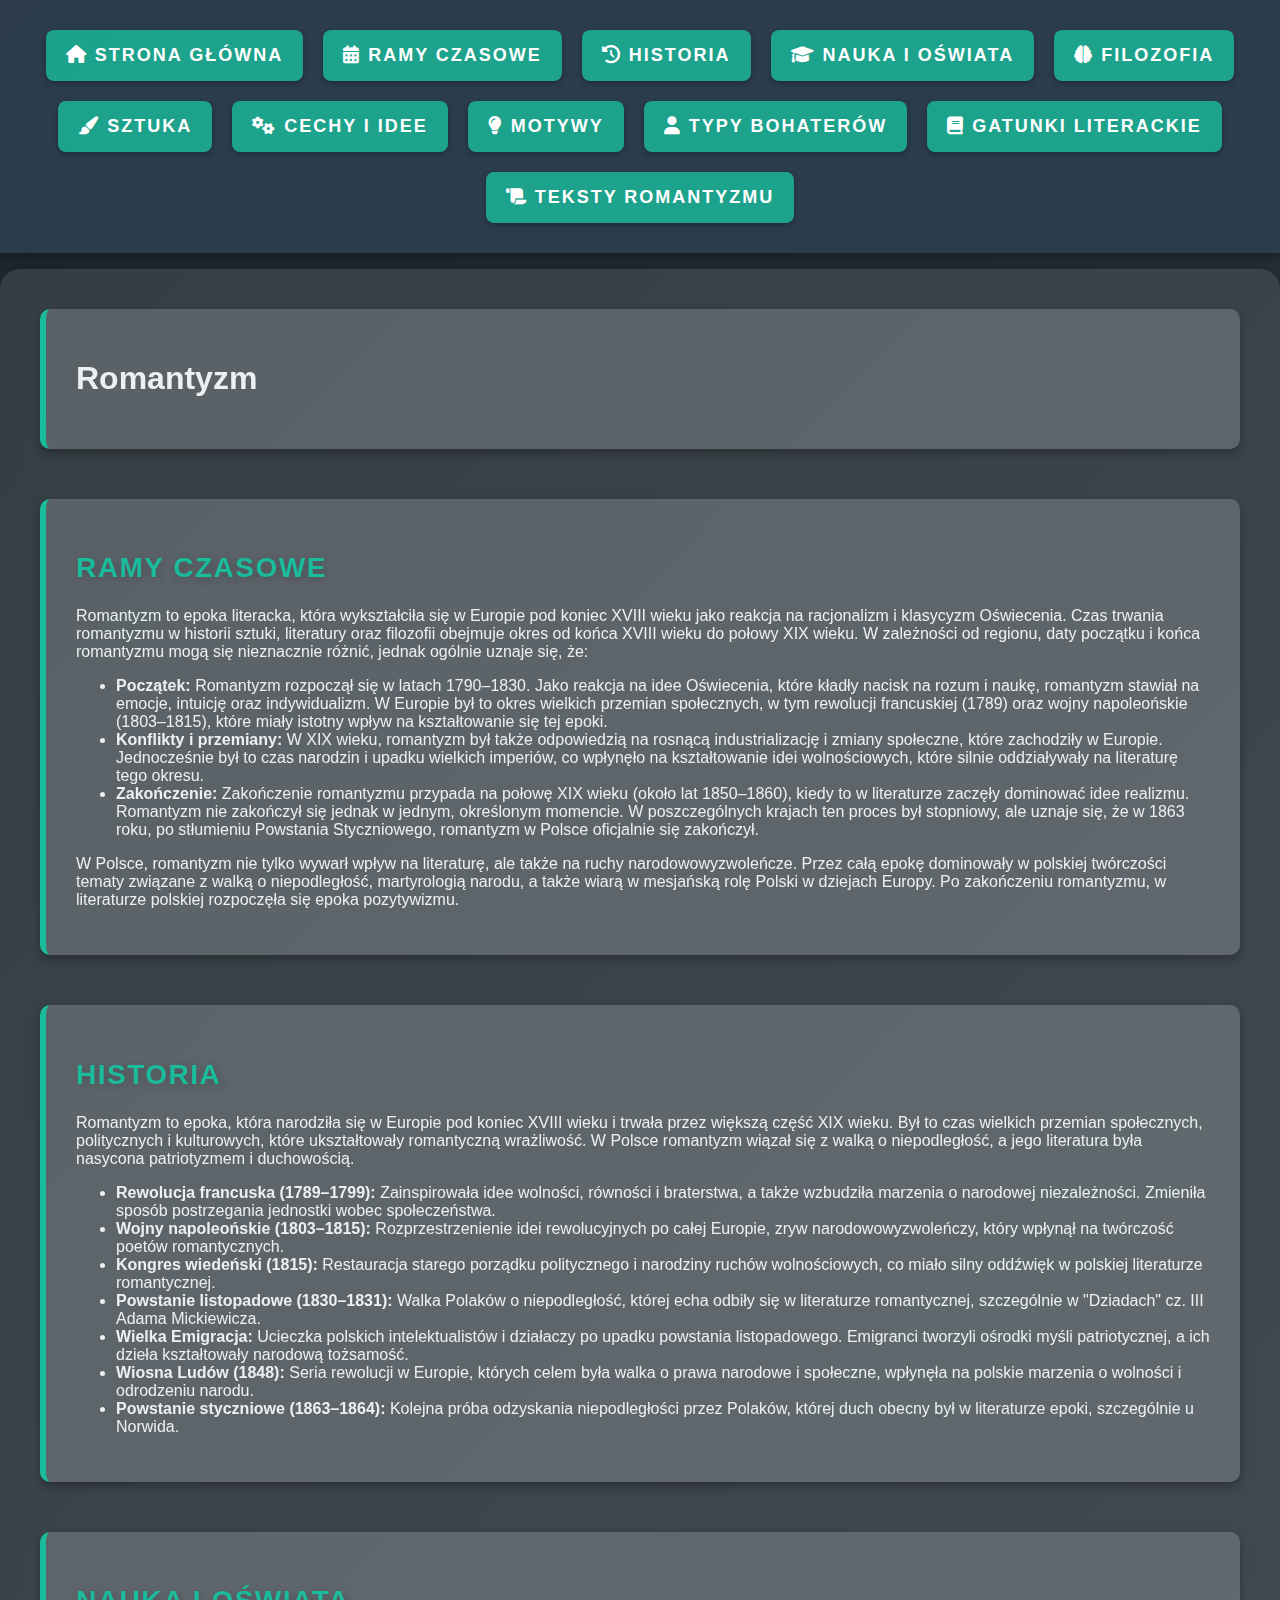
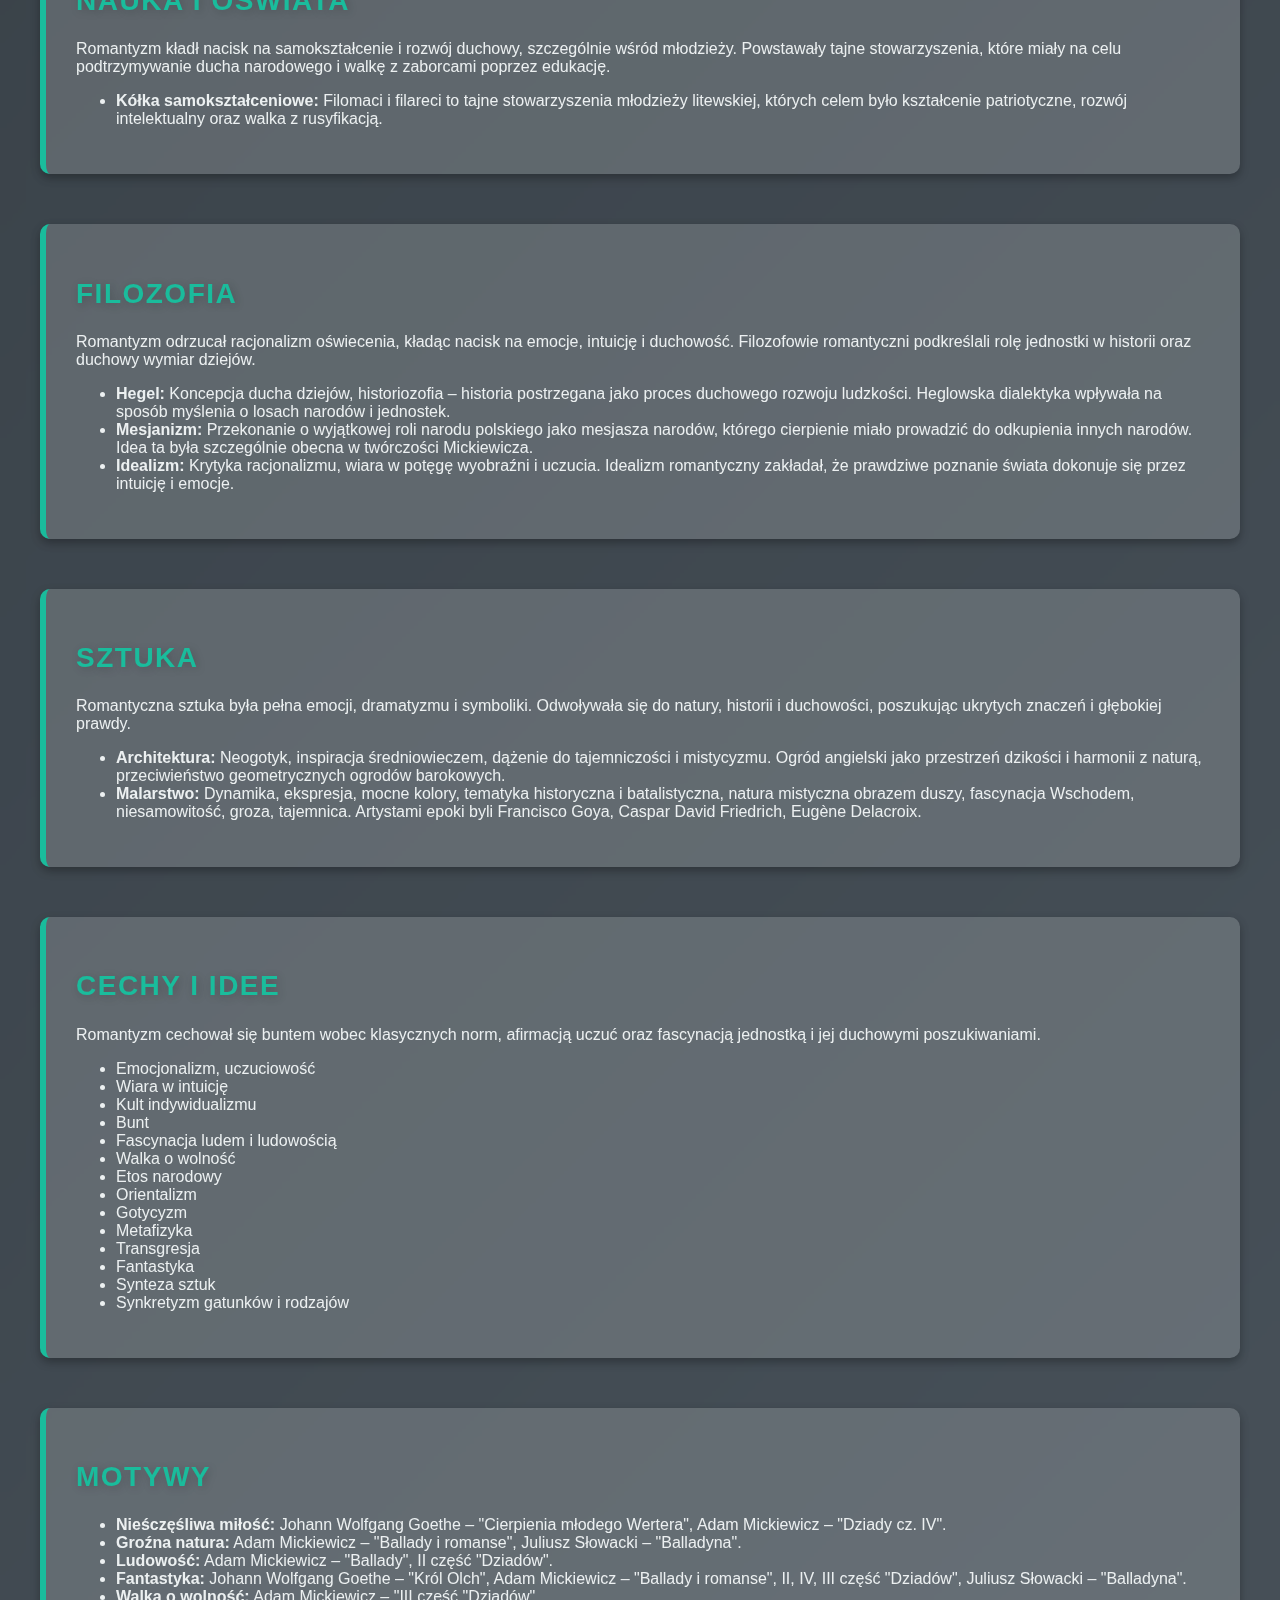
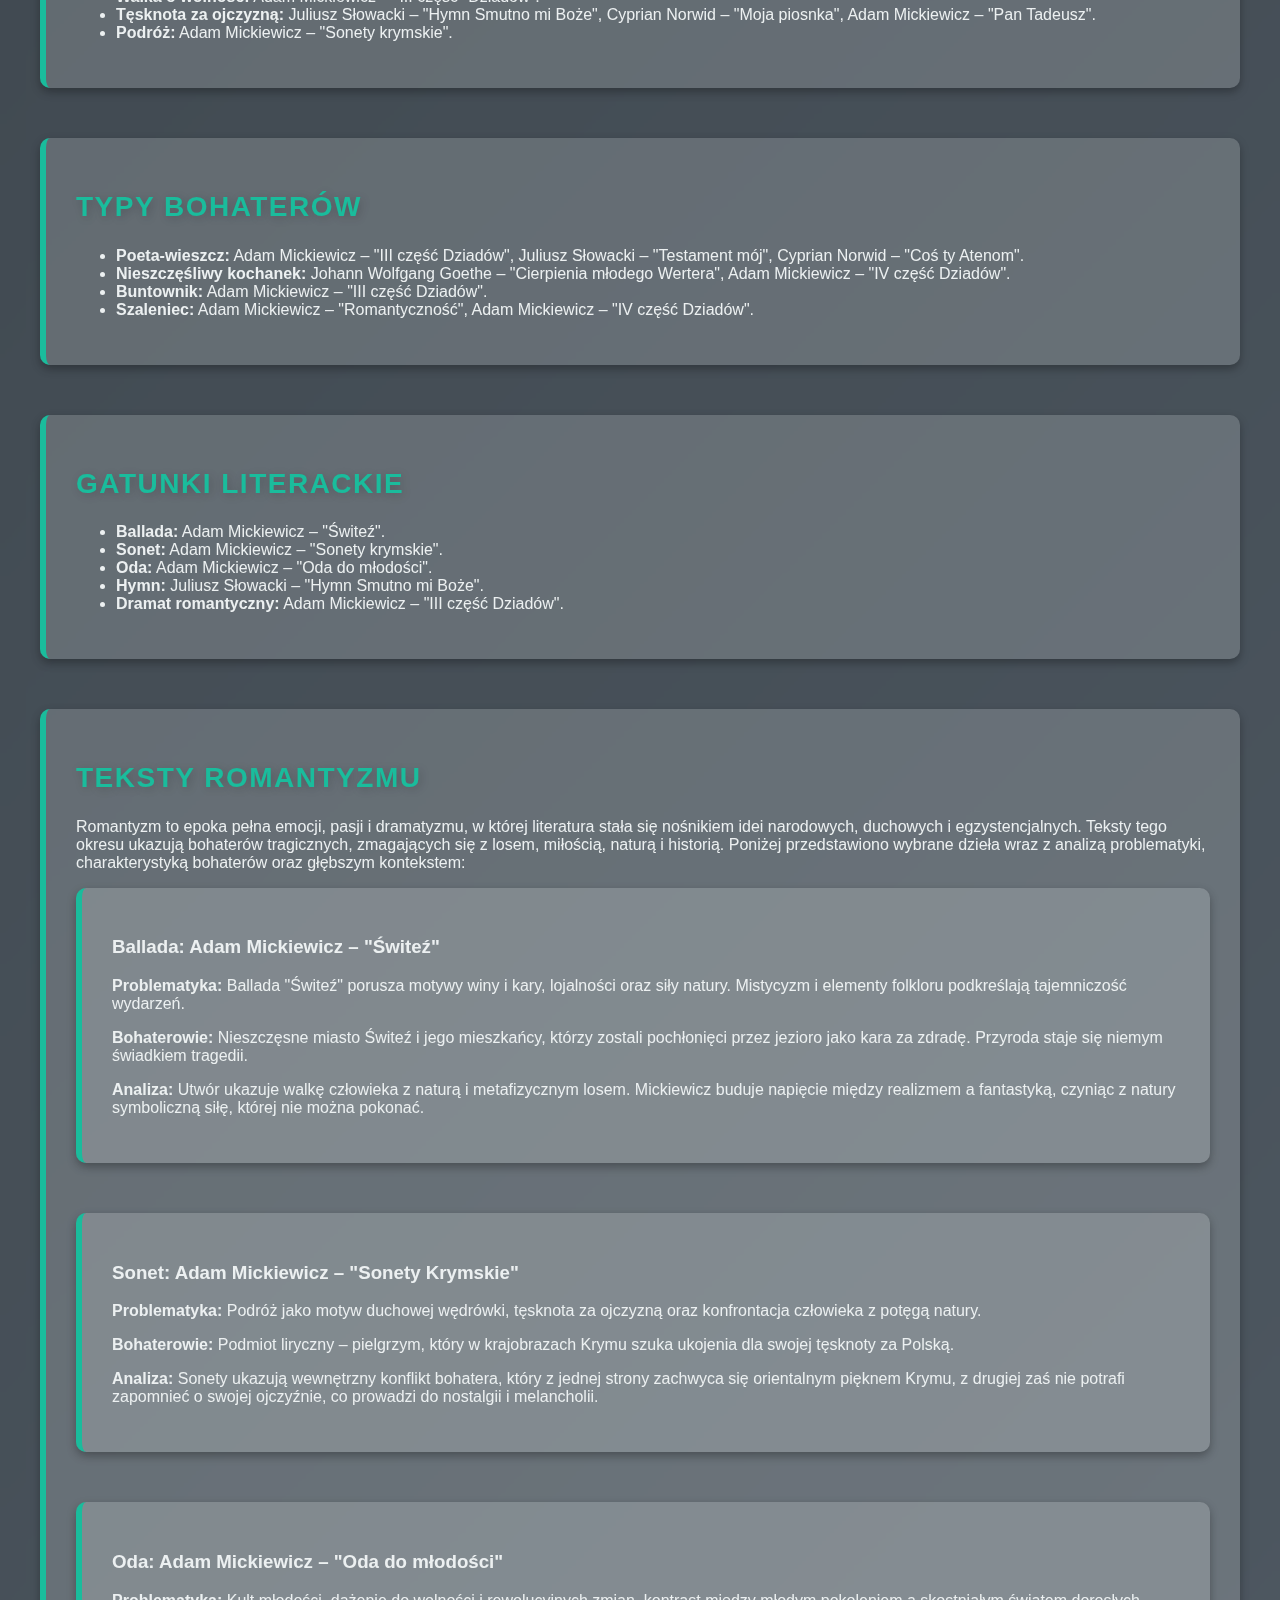
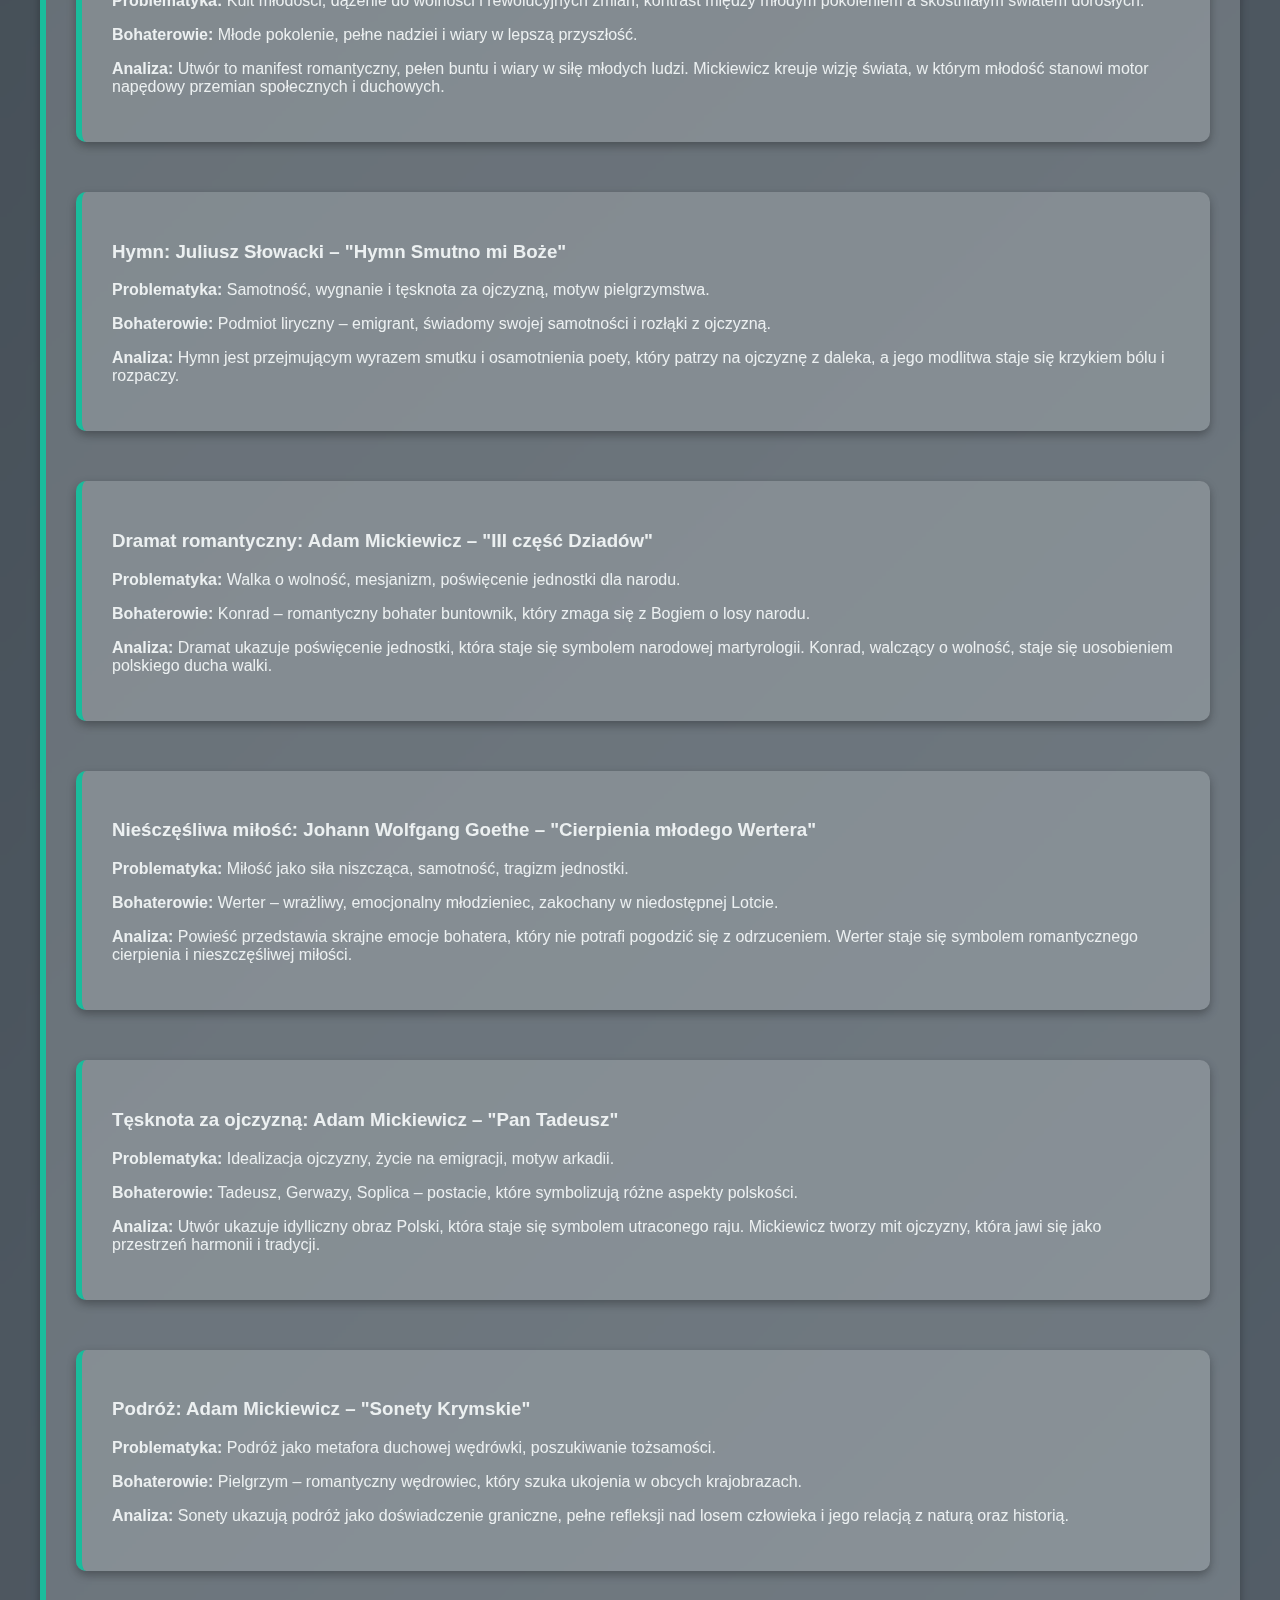
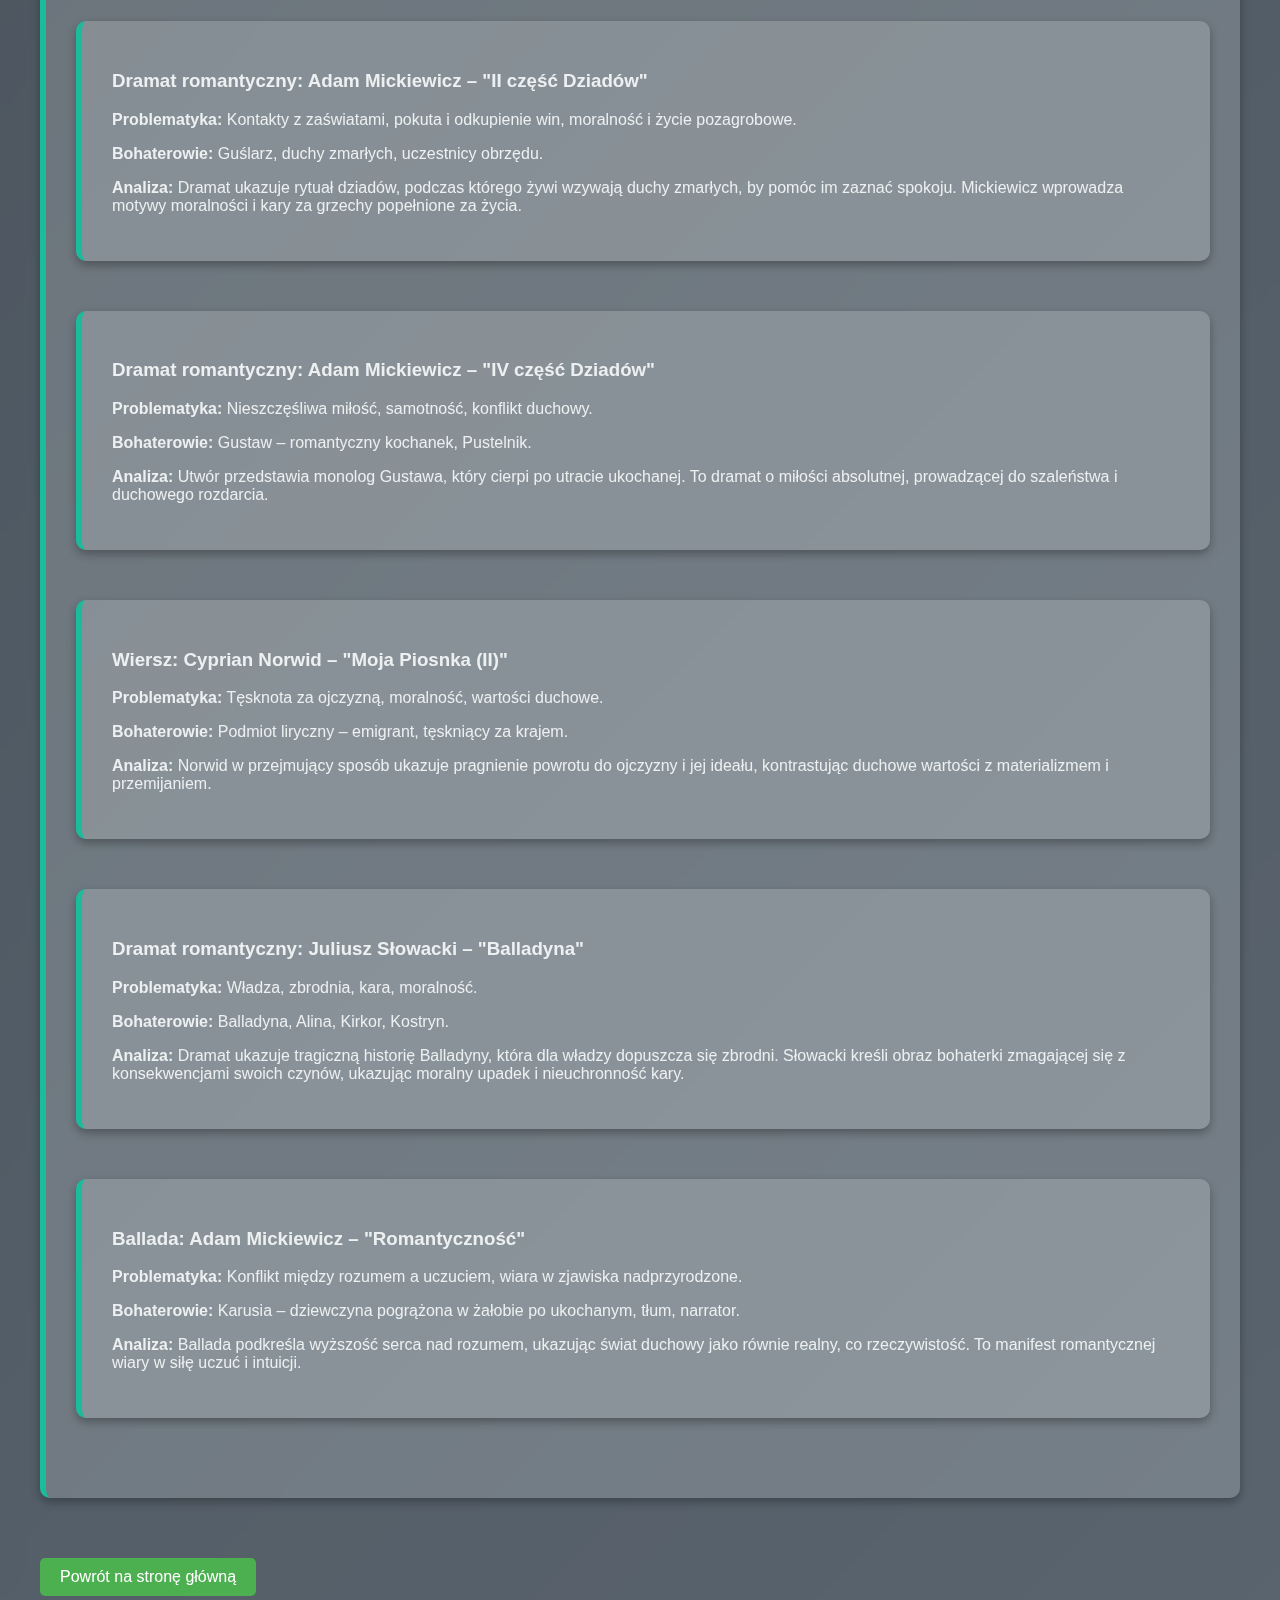
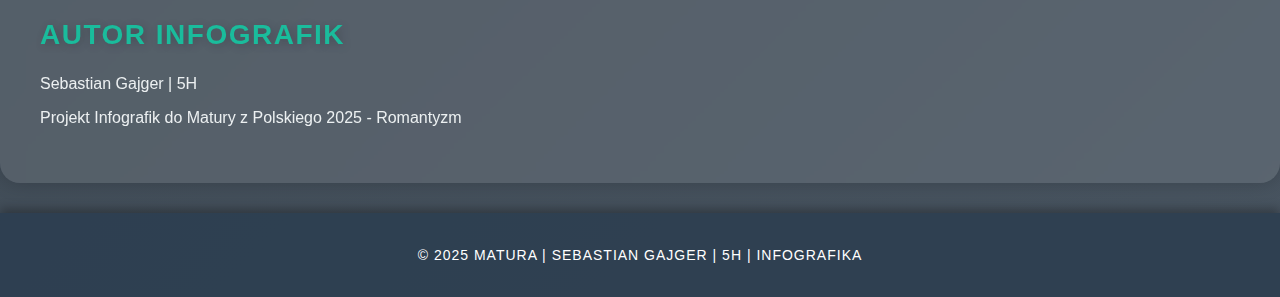
<file: romantyzm.html>
<!DOCTYPE html>
<html lang="pl">

<head>
    <meta charset="UTF-8">
    <meta name="viewport" content="width=device-width, initial-scale=1.0">
    <title>Romantyzm - Matura Polski - 2025</title>
    <link rel="stylesheet" href="style.css">
    <script src="script.js"></script>
    <!-- Inne tagi meta i linki do stylów -->
    <link rel="stylesheet" href="https://cdnjs.cloudflare.com/ajax/libs/font-awesome/6.0.0-beta3/css/all.min.css">
</head>

<body>
    <header>
        <!-- Nawigacja -->
        <nav>
            <ul>
                <li><a href="#back"><i class="fas fa-home"></i> Strona Główna</a></li>
                <li><a href="#ramy-czasowe"><i class="fas fa-calendar-alt"></i> Ramy Czasowe</a></li>
                <li><a href="#historia"><i class="fas fa-history"></i> Historia</a></li>
                <li><a href="#nauka"><i class="fas fa-graduation-cap"></i> Nauka i Oświata</a></li>
                <li><a href="#filozofia"><i class="fas fa-brain"></i> Filozofia</a></li>
                <li><a href="#sztuka"><i class="fas fa-paint-brush"></i> Sztuka</a></li>
                <li><a href="#cechy"><i class="fas fa-cogs"></i> Cechy i Idee</a></li>
                <li><a href="#motywy"><i class="fas fa-lightbulb"></i> Motywy</a></li>
                <li><a href="#bohaterowie"><i class="fas fa-user"></i> Typy Bohaterów</a></li>
                <li><a href="#gatunki"><i class="fas fa-book"></i> Gatunki Literackie</a></li>
                <li><a href="#teksty"><i class="fas fa-scroll"></i> Teksty Romantyzmu</a></li>
            </ul>
        </nav>
        <button class="nav-toggle">☰</button>
    </header>
    <main>
        <div class="container">
            <!-- Hero Section z tytułem -->
            <section class="hero-section">
                <h1>Romantyzm</h1>
            </section>
            <!-- Ramy Czasowe -->
            <section id="ramy-czasowe">
                <h2>Ramy Czasowe</h2>
                <p>Romantyzm to epoka literacka, która wykształciła się w Europie pod koniec XVIII wieku jako reakcja na
                    racjonalizm i klasycyzm Oświecenia. Czas trwania romantyzmu w historii sztuki, literatury oraz
                    filozofii obejmuje okres od końca XVIII wieku do połowy XIX wieku. W zależności od regionu, daty
                    początku i końca romantyzmu mogą się nieznacznie różnić, jednak ogólnie uznaje się, że:</p>
                <ul>
                    <li><strong>Początek:</strong> Romantyzm rozpoczął się w latach 1790–1830. Jako reakcja na idee
                        Oświecenia, które kładły nacisk na rozum i naukę, romantyzm stawiał na emocje, intuicję oraz
                        indywidualizm. W Europie był to okres wielkich przemian społecznych, w tym rewolucji francuskiej
                        (1789) oraz wojny napoleońskie (1803–1815), które miały istotny wpływ na kształtowanie się tej
                        epoki.</li>
                    <li><strong>Konflikty i przemiany:</strong> W XIX wieku, romantyzm był także odpowiedzią na rosnącą
                        industrializację i zmiany społeczne, które zachodziły w Europie. Jednocześnie był to czas
                        narodzin i upadku wielkich imperiów, co wpłynęło na kształtowanie idei wolnościowych, które
                        silnie oddziaływały na literaturę tego okresu.</li>
                    <li><strong>Zakończenie:</strong> Zakończenie romantyzmu przypada na połowę XIX wieku (około lat
                        1850–1860), kiedy to w literaturze zaczęły dominować idee realizmu. Romantyzm nie zakończył się
                        jednak w jednym, określonym momencie. W poszczególnych krajach ten proces był stopniowy, ale
                        uznaje się, że w 1863 roku, po stłumieniu Powstania Styczniowego, romantyzm w Polsce oficjalnie
                        się zakończył.</li>
                </ul>
                <p>W Polsce, romantyzm nie tylko wywarł wpływ na literaturę, ale także na ruchy narodowowyzwoleńcze.
                    Przez całą epokę dominowały w polskiej twórczości tematy związane z walką o niepodległość,
                    martyrologią narodu, a także wiarą w mesjańską rolę Polski w dziejach Europy. Po zakończeniu
                    romantyzmu, w literaturze polskiej rozpoczęła się epoka pozytywizmu.</p>
            </section>

            <section id="historia">
                <h2>Historia</h2>
                <p>Romantyzm to epoka, która narodziła się w Europie pod koniec XVIII wieku i trwała przez większą
                    część XIX wieku. Był to czas wielkich przemian społecznych, politycznych i kulturowych, które
                    ukształtowały romantyczną wrażliwość. W Polsce romantyzm wiązał się z walką o niepodległość, a
                    jego literatura była nasycona patriotyzmem i duchowością.</p>
                <ul>
                    <li><strong>Rewolucja francuska (1789–1799):</strong> Zainspirowała idee wolności, równości i
                        braterstwa, a także wzbudziła marzenia o narodowej niezależności. Zmieniła sposób
                        postrzegania jednostki wobec społeczeństwa.</li>
                    <li><strong>Wojny napoleońskie (1803–1815):</strong> Rozprzestrzenienie idei rewolucyjnych po
                        całej Europie, zryw narodowowyzwoleńczy, który wpłynął na twórczość poetów romantycznych.
                    </li>
                    <li><strong>Kongres wiedeński (1815):</strong> Restauracja starego porządku politycznego i
                        narodziny ruchów wolnościowych, co miało silny oddźwięk w polskiej literaturze romantycznej.
                    </li>
                    <li><strong>Powstanie listopadowe (1830–1831):</strong> Walka Polaków o niepodległość, której
                        echa odbiły się w literaturze romantycznej, szczególnie w "Dziadach" cz. III Adama
                        Mickiewicza.</li>
                    <li><strong>Wielka Emigracja:</strong> Ucieczka polskich intelektualistów i działaczy po upadku
                        powstania listopadowego. Emigranci tworzyli ośrodki myśli patriotycznej, a ich dzieła
                        kształtowały narodową tożsamość.</li>
                    <li><strong>Wiosna Ludów (1848):</strong> Seria rewolucji w Europie, których celem była walka o
                        prawa narodowe i społeczne, wpłynęła na polskie marzenia o wolności i odrodzeniu narodu.
                    </li>
                    <li><strong>Powstanie styczniowe (1863–1864):</strong> Kolejna próba odzyskania niepodległości
                        przez Polaków, której duch obecny był w literaturze epoki, szczególnie u Norwida.</li>
                </ul>
            </section>
            <section id="nauka">
                <h2>Nauka i Oświata</h2>
                <p>Romantyzm kładł nacisk na samokształcenie i rozwój duchowy, szczególnie wśród młodzieży.
                    Powstawały tajne stowarzyszenia, które miały na celu podtrzymywanie ducha narodowego i walkę z
                    zaborcami poprzez edukację.</p>
                <ul>
                    <li><strong>Kółka samokształceniowe:</strong> Filomaci i filareci to tajne stowarzyszenia
                        młodzieży litewskiej, których celem było kształcenie patriotyczne, rozwój intelektualny oraz
                        walka z rusyfikacją.</li>
                </ul>
            </section>
            <section id="filozofia">
                <h2>Filozofia</h2>
                <p>Romantyzm odrzucał racjonalizm oświecenia, kładąc nacisk na emocje, intuicję i duchowość.
                    Filozofowie romantyczni podkreślali rolę jednostki w historii oraz duchowy wymiar dziejów.</p>
                <ul>
                    <li><strong>Hegel:</strong> Koncepcja ducha dziejów, historiozofia – historia postrzegana jako
                        proces duchowego rozwoju ludzkości. Heglowska dialektyka wpływała na sposób myślenia o
                        losach narodów i jednostek.</li>
                    <li><strong>Mesjanizm:</strong> Przekonanie o wyjątkowej roli narodu polskiego jako mesjasza
                        narodów, którego cierpienie miało prowadzić do odkupienia innych narodów. Idea ta była
                        szczególnie obecna w twórczości Mickiewicza.</li>
                    <li><strong>Idealizm:</strong> Krytyka racjonalizmu, wiara w potęgę wyobraźni i uczucia.
                        Idealizm romantyczny zakładał, że prawdziwe poznanie świata dokonuje się przez intuicję i
                        emocje.</li>
                </ul>
            </section>
            <section id="sztuka">
                <h2>Sztuka</h2>
                <p>Romantyczna sztuka była pełna emocji, dramatyzmu i symboliki. Odwoływała się do natury, historii
                    i duchowości, poszukując ukrytych znaczeń i głębokiej prawdy.</p>
                <ul>
                    <li><strong>Architektura:</strong> Neogotyk, inspiracja średniowieczem, dążenie do tajemniczości
                        i mistycyzmu. Ogród angielski jako przestrzeń dzikości i harmonii z naturą, przeciwieństwo
                        geometrycznych ogrodów barokowych.</li>
                    <li><strong>Malarstwo:</strong> Dynamika, ekspresja, mocne kolory, tematyka historyczna i
                        batalistyczna, natura mistyczna obrazem duszy, fascynacja Wschodem, niesamowitość, groza,
                        tajemnica. Artystami epoki byli Francisco Goya, Caspar David Friedrich, Eugène Delacroix.
                    </li>
                </ul>
            </section>
            <section id="cechy">
                <h2>Cechy i Idee</h2>
                <p>Romantyzm cechował się buntem wobec klasycznych norm, afirmacją uczuć oraz fascynacją jednostką i
                    jej duchowymi poszukiwaniami.</p>
                <ul>
                    <li>Emocjonalizm, uczuciowość</li>
                    <li>Wiara w intuicję</li>
                    <li>Kult indywidualizmu</li>
                    <li>Bunt</li>
                    <li>Fascynacja ludem i ludowością</li>
                    <li>Walka o wolność</li>
                    <li>Etos narodowy</li>
                    <li>Orientalizm</li>
                    <li>Gotycyzm</li>
                    <li>Metafizyka</li>
                    <li>Transgresja</li>
                    <li>Fantastyka</li>
                    <li>Synteza sztuk</li>
                    <li>Synkretyzm gatunków i rodzajów</li>
                </ul>
            </section>
            <!-- Nowa sekcja Motywy -->
            <section id="motywy">
                <h2>Motywy</h2>
                <ul>
                    <li><strong>Nieśczęśliwa miłość:</strong> Johann Wolfgang Goethe – "Cierpienia młodego Wertera",
                        Adam Mickiewicz – "Dziady cz. IV".</li>
                    <li><strong>Groźna natura:</strong> Adam Mickiewicz – "Ballady i romanse", Juliusz Słowacki –
                        "Balladyna".</li>
                    <li><strong>Ludowość:</strong> Adam Mickiewicz – "Ballady", II część "Dziadów".</li>
                    <li><strong>Fantastyka:</strong> Johann Wolfgang Goethe – "Król Olch", Adam Mickiewicz –
                        "Ballady i romanse", II, IV, III część "Dziadów", Juliusz Słowacki – "Balladyna".</li>
                    <li><strong>Walka o wolność:</strong> Adam Mickiewicz – "III część "Dziadów".</li>
                    <li><strong>Tęsknota za ojczyzną:</strong> Juliusz Słowacki – "Hymn Smutno mi Boże", Cyprian
                        Norwid – "Moja piosnka", Adam Mickiewicz – "Pan Tadeusz".</li>
                    <li><strong>Podróż:</strong> Adam Mickiewicz – "Sonety krymskie".</li>
                </ul>
            </section>
            <!-- Nowa sekcja Typy Bohaterów -->
            <section id="bohaterowie">
                <h2>Typy Bohaterów</h2>
                <ul>
                    <li><strong>Poeta-wieszcz:</strong> Adam Mickiewicz – "III część Dziadów", Juliusz Słowacki –
                        "Testament mój", Cyprian Norwid – "Coś ty Atenom".</li>
                    <li><strong>Nieszczęśliwy kochanek:</strong> Johann Wolfgang Goethe – "Cierpienia młodego
                        Wertera", Adam Mickiewicz – "IV część Dziadów".</li>
                    <li><strong>Buntownik:</strong> Adam Mickiewicz – "III część Dziadów".</li>
                    <li><strong>Szaleniec:</strong> Adam Mickiewicz – "Romantyczność", Adam Mickiewicz – "IV część
                        Dziadów".</li>
                </ul>
            </section>
            <!-- Nowa sekcja Gatunki Literackie -->
            <section id="gatunki">
                <h2>Gatunki Literackie</h2>
                <ul>
                    <li><strong>Ballada:</strong> Adam Mickiewicz – "Świteź".</li>
                    <li><strong>Sonet:</strong> Adam Mickiewicz – "Sonety krymskie".</li>
                    <li><strong>Oda:</strong> Adam Mickiewicz – "Oda do młodości".</li>
                    <li><strong>Hymn:</strong> Juliusz Słowacki – "Hymn Smutno mi Boże".</li>
                    <li><strong>Dramat romantyczny:</strong> Adam Mickiewicz – "III część Dziadów".</li>
                </ul>
            </section>

            <!-- Sekcja Teksty -->
            <section id="teksty">
                <h2>Teksty Romantyzmu</h2>
                <p>Romantyzm to epoka pełna emocji, pasji i dramatyzmu, w której literatura stała się nośnikiem idei
                    narodowych, duchowych i egzystencjalnych. Teksty tego okresu ukazują bohaterów tragicznych,
                    zmagających się z losem, miłością, naturą i historią. Poniżej przedstawiono wybrane dzieła wraz z
                    analizą problematyki, charakterystyką bohaterów oraz głębszym kontekstem:</p>

                <section id="ballada">
                    <h3>Ballada: Adam Mickiewicz – "Świteź"</h3>
                    <p><strong>Problematyka:</strong> Ballada "Świteź" porusza motywy winy i kary, lojalności oraz siły
                        natury. Mistycyzm i elementy folkloru podkreślają tajemniczość wydarzeń.</p>
                    <p><strong>Bohaterowie:</strong> Nieszczęsne miasto Świteź i jego mieszkańcy, którzy zostali
                        pochłonięci przez jezioro jako kara za zdradę. Przyroda staje się niemym świadkiem tragedii.</p>
                    <p><strong>Analiza:</strong> Utwór ukazuje walkę człowieka z naturą i metafizycznym losem.
                        Mickiewicz buduje napięcie między realizmem a fantastyką, czyniąc z natury symboliczną siłę,
                        której nie można pokonać.</p>
                </section>

                <section id="sonet">
                    <h3>Sonet: Adam Mickiewicz – "Sonety Krymskie"</h3>
                    <p><strong>Problematyka:</strong> Podróż jako motyw duchowej wędrówki, tęsknota za ojczyzną oraz
                        konfrontacja człowieka z potęgą natury.</p>
                    <p><strong>Bohaterowie:</strong> Podmiot liryczny – pielgrzym, który w krajobrazach Krymu szuka
                        ukojenia dla swojej tęsknoty za Polską.</p>
                    <p><strong>Analiza:</strong> Sonety ukazują wewnętrzny konflikt bohatera, który z jednej strony
                        zachwyca się orientalnym pięknem Krymu, z drugiej zaś nie potrafi zapomnieć o swojej ojczyźnie,
                        co prowadzi do nostalgii i melancholii.</p>
                </section>

                <section id="oda">
                    <h3>Oda: Adam Mickiewicz – "Oda do młodości"</h3>
                    <p><strong>Problematyka:</strong> Kult młodości, dążenie do wolności i rewolucyjnych zmian, kontrast
                        między młodym pokoleniem a skostniałym światem dorosłych.</p>
                    <p><strong>Bohaterowie:</strong> Młode pokolenie, pełne nadziei i wiary w lepszą przyszłość.</p>
                    <p><strong>Analiza:</strong> Utwór to manifest romantyczny, pełen buntu i wiary w siłę młodych
                        ludzi. Mickiewicz kreuje wizję świata, w którym młodość stanowi motor napędowy przemian
                        społecznych i duchowych.</p>
                </section>

                <section id="hymn">
                    <h3>Hymn: Juliusz Słowacki – "Hymn Smutno mi Boże"</h3>
                    <p><strong>Problematyka:</strong> Samotność, wygnanie i tęsknota za ojczyzną, motyw pielgrzymstwa.
                    </p>
                    <p><strong>Bohaterowie:</strong> Podmiot liryczny – emigrant, świadomy swojej samotności i rozłąki z
                        ojczyzną.</p>
                    <p><strong>Analiza:</strong> Hymn jest przejmującym wyrazem smutku i osamotnienia poety, który
                        patrzy na ojczyznę z daleka, a jego modlitwa staje się krzykiem bólu i rozpaczy.</p>
                </section>

                <section id="dramat-romantyczny">
                    <h3>Dramat romantyczny: Adam Mickiewicz – "III część Dziadów"</h3>
                    <p><strong>Problematyka:</strong> Walka o wolność, mesjanizm, poświęcenie jednostki dla narodu.</p>
                    <p><strong>Bohaterowie:</strong> Konrad – romantyczny bohater buntownik, który zmaga się z Bogiem o
                        losy narodu.</p>
                    <p><strong>Analiza:</strong> Dramat ukazuje poświęcenie jednostki, która staje się symbolem
                        narodowej martyrologii. Konrad, walczący o wolność, staje się uosobieniem polskiego ducha walki.
                    </p>
                </section>

                <section id="nieszczesliwa-milosc">
                    <h3>Nieśczęśliwa miłość: Johann Wolfgang Goethe – "Cierpienia młodego Wertera"</h3>
                    <p><strong>Problematyka:</strong> Miłość jako siła niszcząca, samotność, tragizm jednostki.</p>
                    <p><strong>Bohaterowie:</strong> Werter – wrażliwy, emocjonalny młodzieniec, zakochany w
                        niedostępnej Lotcie.</p>
                    <p><strong>Analiza:</strong> Powieść przedstawia skrajne emocje bohatera, który nie potrafi pogodzić
                        się z odrzuceniem. Werter staje się symbolem romantycznego cierpienia i nieszczęśliwej miłości.
                    </p>
                </section>

                <section id="tesknota-za-ojczyzna">
                    <h3>Tęsknota za ojczyzną: Adam Mickiewicz – "Pan Tadeusz"</h3>
                    <p><strong>Problematyka:</strong> Idealizacja ojczyzny, życie na emigracji, motyw arkadii.</p>
                    <p><strong>Bohaterowie:</strong> Tadeusz, Gerwazy, Soplica – postacie, które symbolizują różne
                        aspekty polskości.</p>
                    <p><strong>Analiza:</strong> Utwór ukazuje idylliczny obraz Polski, która staje się symbolem
                        utraconego raju. Mickiewicz tworzy mit ojczyzny, która jawi się jako przestrzeń harmonii i
                        tradycji.</p>
                </section>

                <section id="podroz">
                    <h3>Podróż: Adam Mickiewicz – "Sonety Krymskie"</h3>
                    <p><strong>Problematyka:</strong> Podróż jako metafora duchowej wędrówki, poszukiwanie tożsamości.
                    </p>
                    <p><strong>Bohaterowie:</strong> Pielgrzym – romantyczny wędrowiec, który szuka ukojenia w obcych
                        krajobrazach.</p>
                    <p><strong>Analiza:</strong> Sonety ukazują podróż jako doświadczenie graniczne, pełne refleksji nad
                        losem człowieka i jego relacją z naturą oraz historią.</p>
                </section>

                <section id="dziady-cz2">
                    <h3>Dramat romantyczny: Adam Mickiewicz – "II część Dziadów"</h3>
                    <p><strong>Problematyka:</strong> Kontakty z zaświatami, pokuta i odkupienie win, moralność i życie
                        pozagrobowe.</p>
                    <p><strong>Bohaterowie:</strong> Guślarz, duchy zmarłych, uczestnicy obrzędu.</p>
                    <p><strong>Analiza:</strong> Dramat ukazuje rytuał dziadów, podczas którego żywi wzywają duchy
                        zmarłych, by pomóc im zaznać spokoju. Mickiewicz wprowadza motywy moralności i kary za grzechy
                        popełnione za życia.</p>
                </section>

                <section id="dziady-cz4">
                    <h3>Dramat romantyczny: Adam Mickiewicz – "IV część Dziadów"</h3>
                    <p><strong>Problematyka:</strong> Nieszczęśliwa miłość, samotność, konflikt duchowy.</p>
                    <p><strong>Bohaterowie:</strong> Gustaw – romantyczny kochanek, Pustelnik.</p>
                    <p><strong>Analiza:</strong> Utwór przedstawia monolog Gustawa, który cierpi po utracie ukochanej.
                        To dramat o miłości absolutnej, prowadzącej do szaleństwa i duchowego rozdarcia.</p>
                </section>

                <section id="moja-piosnka">
                    <h3>Wiersz: Cyprian Norwid – "Moja Piosnka (II)"</h3>
                    <p><strong>Problematyka:</strong> Tęsknota za ojczyzną, moralność, wartości duchowe.</p>
                    <p><strong>Bohaterowie:</strong> Podmiot liryczny – emigrant, tęskniący za krajem.</p>
                    <p><strong>Analiza:</strong> Norwid w przejmujący sposób ukazuje pragnienie powrotu do ojczyzny i
                        jej ideału, kontrastując duchowe wartości z materializmem i przemijaniem.</p>
                </section>

                <section id="balladyna">
                    <h3>Dramat romantyczny: Juliusz Słowacki – "Balladyna"</h3>
                    <p><strong>Problematyka:</strong> Władza, zbrodnia, kara, moralność.</p>
                    <p><strong>Bohaterowie:</strong> Balladyna, Alina, Kirkor, Kostryn.</p>
                    <p><strong>Analiza:</strong> Dramat ukazuje tragiczną historię Balladyny, która dla władzy dopuszcza
                        się zbrodni. Słowacki kreśli obraz bohaterki zmagającej się z konsekwencjami swoich czynów,
                        ukazując moralny upadek i nieuchronność kary.</p>
                </section>

                <section id="romantycznosc">
                    <h3>Ballada: Adam Mickiewicz – "Romantyczność"</h3>
                    <p><strong>Problematyka:</strong> Konflikt między rozumem a uczuciem, wiara w zjawiska
                        nadprzyrodzone.</p>
                    <p><strong>Bohaterowie:</strong> Karusia – dziewczyna pogrążona w żałobie po ukochanym, tłum,
                        narrator.</p>
                    <p><strong>Analiza:</strong> Ballada podkreśla wyższość serca nad rozumem, ukazując świat duchowy
                        jako równie realny, co rzeczywistość. To manifest romantycznej wiary w siłę uczuć i intuicji.
                    </p>
                </section>
                
            </section>

        </div>

        <a id="back" href="index.html" class="back-to-home">Powrót na stronę główną</a>

        <div class="author-section">
            <h2>Autor infografik</h2>
            <div class="author-name">Sebastian Gajger | 5H</div>
            <p>Projekt Infografik do Matury z Polskiego 2025 - Romantyzm</p>

        </div>
    </main>
    <!-- Przycisk Powrót do góry -->
    <button class="scroll-to-top">&#8679;</button>

    <footer>
        <p>&copy; 2025 Matura | Sebastian Gajger | 5H | INFOGRAFIKA</p>
    </footer>

</body>

</html>
</file>
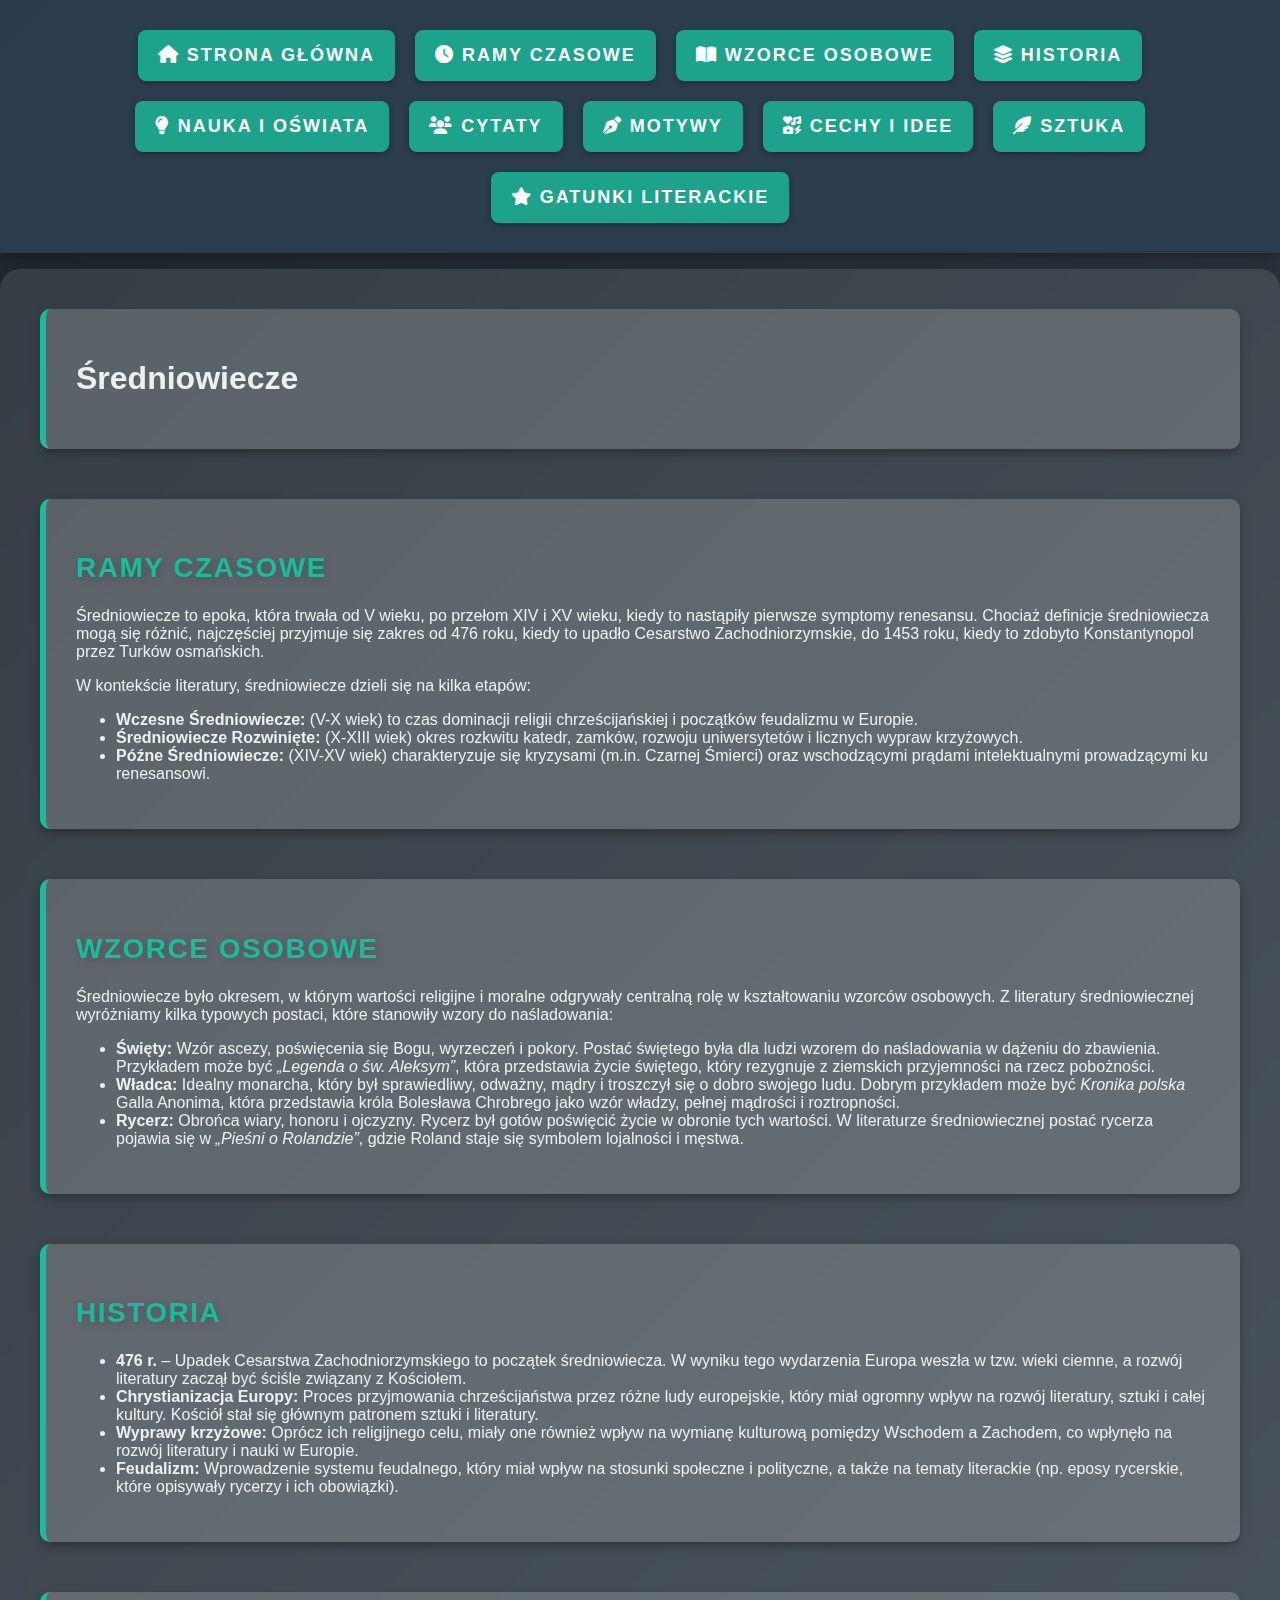
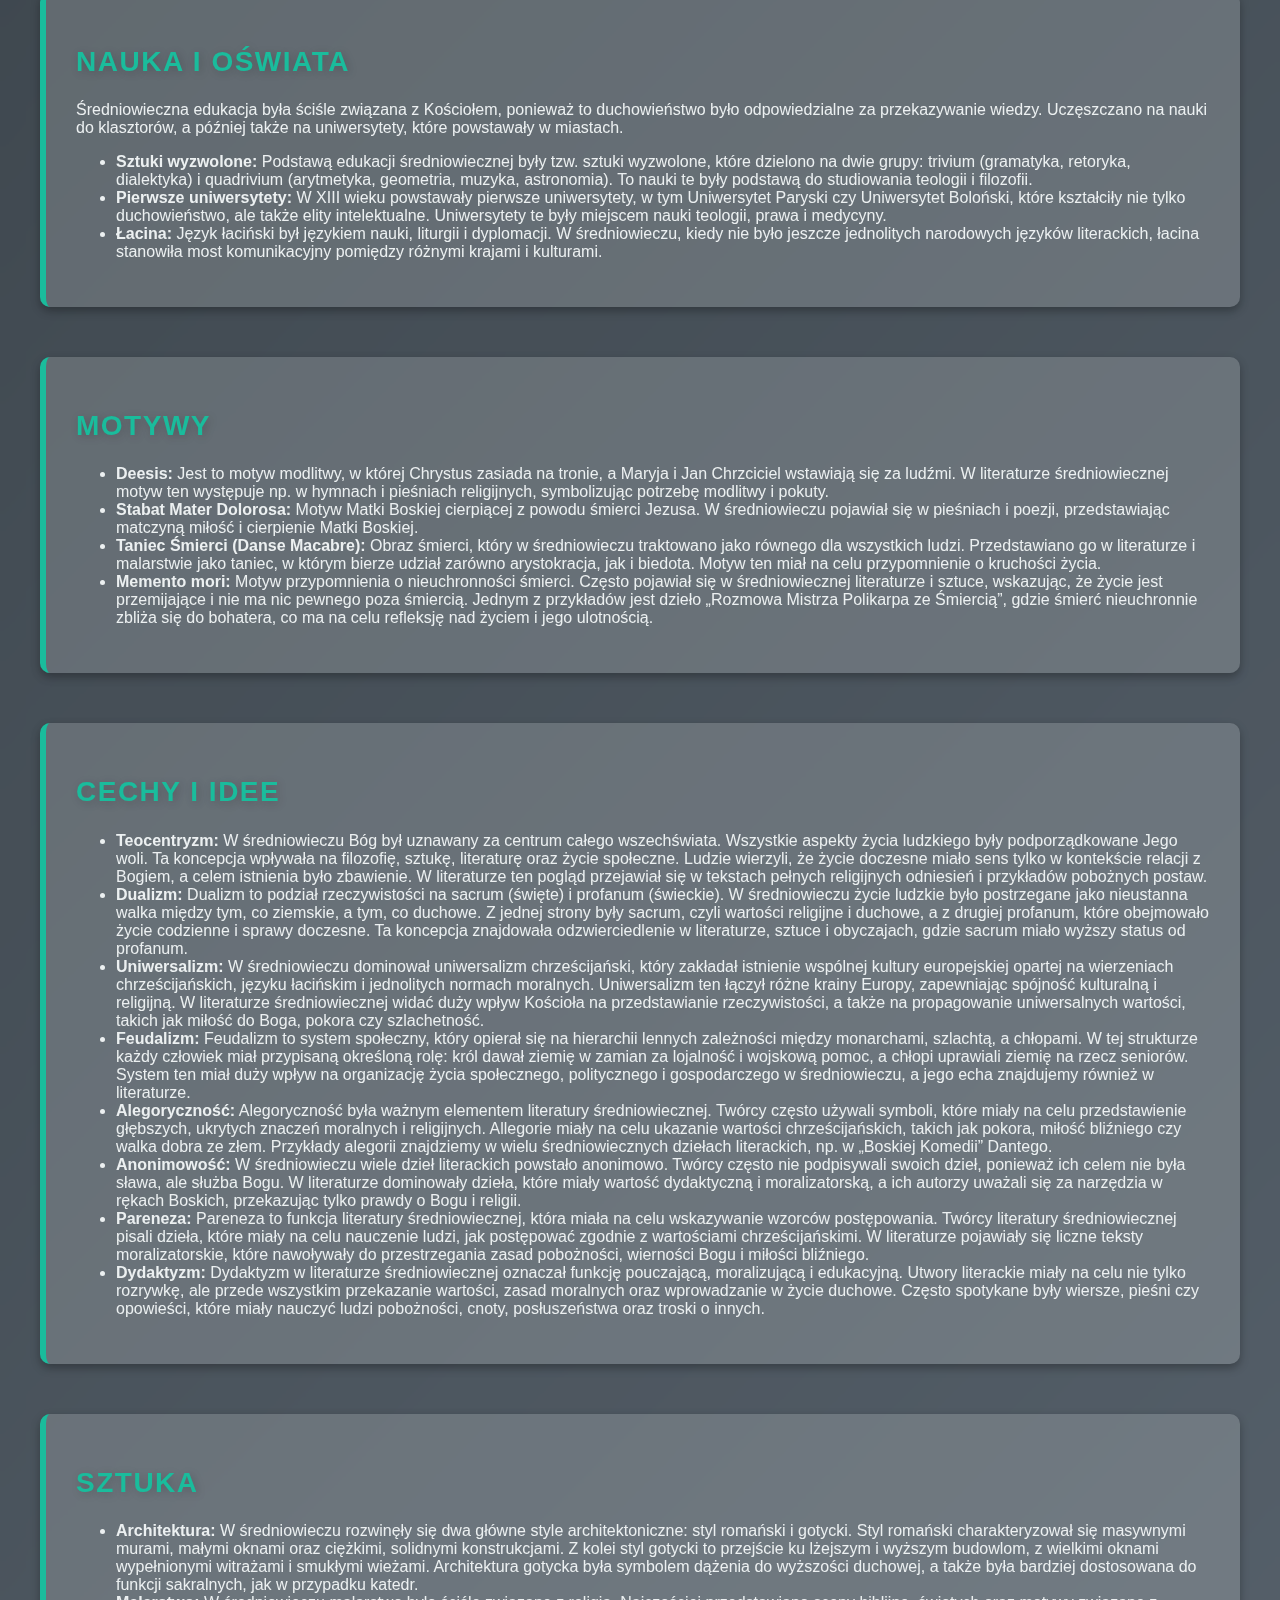
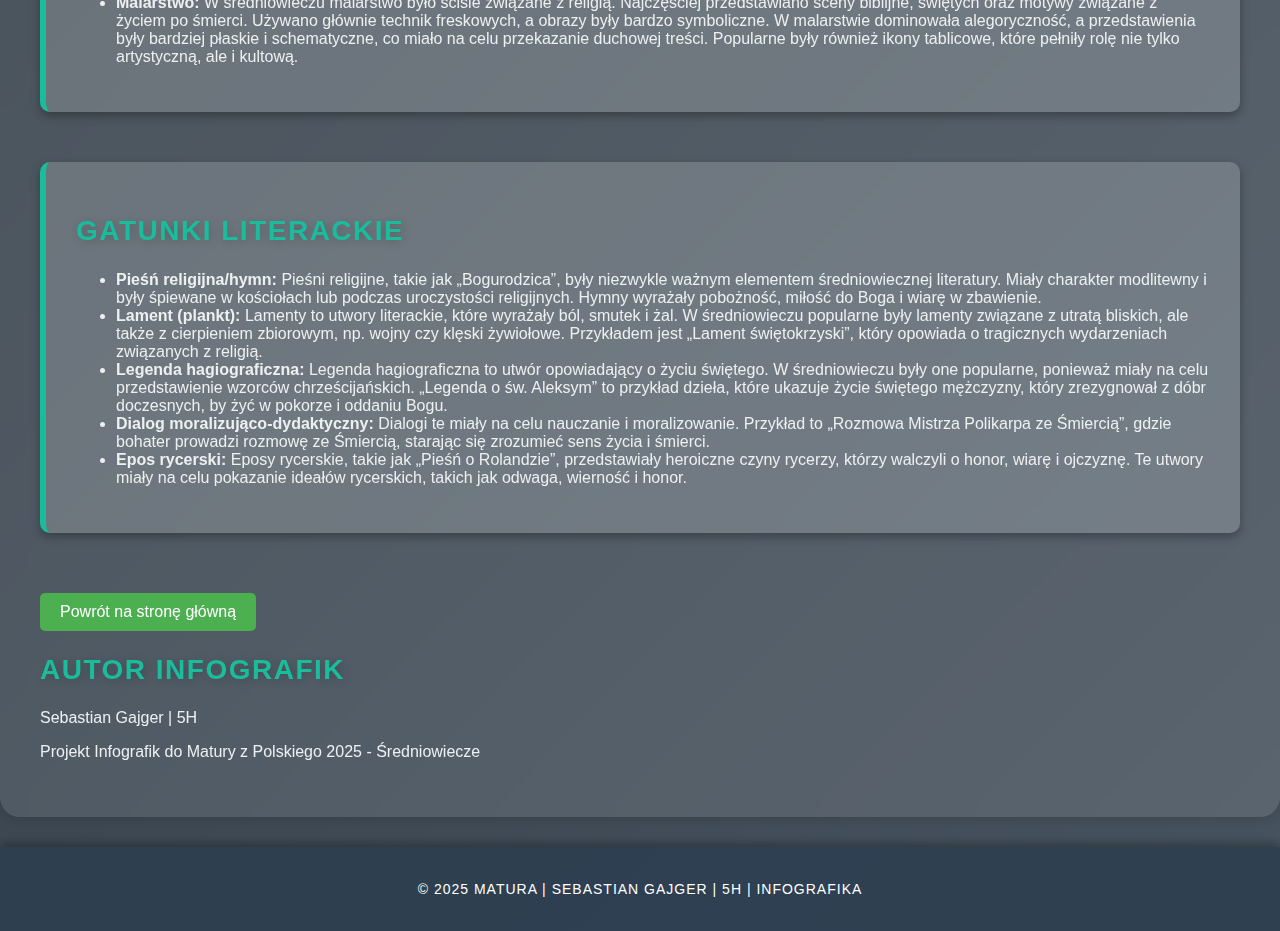
<file: sredniowiecze.html>
<!DOCTYPE html>
<html lang="pl">

<head>
    <meta charset="UTF-8">
    <meta name="viewport" content="width=device-width, initial-scale=1.0">
    <title>Średniowiecze - Matura z Polskiego</title>
    <link rel="stylesheet" href="style.css">
    <script src="script.js"></script>
    <!-- Inne tagi meta i linki do stylów -->
    <link rel="stylesheet" href="https://cdnjs.cloudflare.com/ajax/libs/font-awesome/6.0.0-beta3/css/all.min.css">
</head>

<body>
    <header>
        <!-- Nawigacja -->
        <nav>
            <ul>
                <li><a href="#back"><i class="fas fa-home"></i> Strona Główna</a></li>
                <li><a href="#ramy-czasowe"><i class="fas fa-clock"></i> Ramy Czasowe</a></li>
                <li><a href="#wzorce-osobowe"><i class="fas fa-book-open"></i> Wzorce Osobowe</a></li>
                <li><a href="#historia"><i class="fas fa-layer-group"></i> Historia</a></li>
                <li><a href="#nauka-i-oswiata"><i class="fas fa-lightbulb"></i> Nauka i Oświata</a></li>
                <li><a href="#cytaty"><i class="fas fa-users"></i> Cytaty</a></li>
                <li><a href="#motywy"><i class="fas fa-pen-nib"></i> Motywy</a></li>
                <li><a href="#cechy-i-idee"><i class="fas fa-icons"></i> Cechy i Idee</a></li>
                <li><a href="#sztuka"><i class="fas fa-feather-alt"></i> Sztuka</a></li>
                <li><a href="#gatunki-literackie"><i class="fas fa-star"></i> Gatunki Literackie</a></li>
            </ul>
        </nav>
        <button class="nav-toggle">☰</button>
    </header>

    <main>
        <div class="container">
            <!-- Hero Section z tytułem -->
            <section class="hero-section">
                <h1>Średniowiecze</h1>
            </section>
            <section id="ramy-czasowe">
                <h2>Ramy Czasowe</h2>
                <p>Średniowiecze to epoka, która trwała od V wieku, po przełom XIV i XV wieku, kiedy to nastąpiły
                    pierwsze symptomy renesansu. Chociaż definicje średniowiecza mogą się różnić, najczęściej przyjmuje
                    się zakres od 476 roku, kiedy to upadło Cesarstwo Zachodniorzymskie, do 1453 roku, kiedy to zdobyto
                    Konstantynopol przez Turków osmańskich.</p>
                <p>W kontekście literatury, średniowiecze dzieli się na kilka etapów:</p>
                <ul>
                    <li><strong>Wczesne Średniowiecze:</strong> (V-X wiek) to czas dominacji religii chrześcijańskiej i
                        początków feudalizmu w Europie.</li>
                    <li><strong>Średniowiecze Rozwinięte:</strong> (X-XIII wiek) okres rozkwitu katedr, zamków, rozwoju
                        uniwersytetów i licznych wypraw krzyżowych.</li>
                    <li><strong>Późne Średniowiecze:</strong> (XIV-XV wiek) charakteryzuje się kryzysami (m.in. Czarnej
                        Śmierci) oraz wschodzącymi prądami intelektualnymi prowadzącymi ku renesansowi.</li>
                </ul>
            </section>


            <section id="wzorce-osobowe">
                <h2>Wzorce osobowe</h2>
                <p>Średniowiecze było okresem, w którym wartości religijne i moralne odgrywały centralną rolę w
                    kształtowaniu wzorców osobowych. Z literatury średniowiecznej wyróżniamy kilka typowych postaci,
                    które stanowiły wzory do naśladowania:</p>
                <ul>
                    <li><strong>Święty:</strong> Wzór ascezy, poświęcenia się Bogu, wyrzeczeń i pokory. Postać świętego
                        była dla ludzi wzorem do naśladowania w dążeniu do zbawienia. Przykładem może być <em>„Legenda o
                            św. Aleksym”</em>, która przedstawia życie świętego, który rezygnuje z ziemskich
                        przyjemności na rzecz pobożności.</li>
                    <li><strong>Władca:</strong> Idealny monarcha, który był sprawiedliwy, odważny, mądry i troszczył
                        się o dobro swojego ludu. Dobrym przykładem może być <em>Kronika polska</em> Galla Anonima,
                        która przedstawia króla Bolesława Chrobrego jako wzór władzy, pełnej mądrości i roztropności.
                    </li>
                    <li><strong>Rycerz:</strong> Obrońca wiary, honoru i ojczyzny. Rycerz był gotów poświęcić życie w
                        obronie tych wartości. W literaturze średniowiecznej postać rycerza pojawia się w <em>„Pieśni o
                            Rolandzie”</em>, gdzie Roland staje się symbolem lojalności i męstwa.</li>
                </ul>
            </section>


            <section id="historia">
                <h2>Historia</h2>
                <ul>
                    <li><strong>476 r.</strong> – Upadek Cesarstwa Zachodniorzymskiego to początek średniowiecza. W
                        wyniku tego wydarzenia Europa weszła w tzw. wieki ciemne, a rozwój literatury zaczął być ściśle
                        związany z Kościołem.</li>
                    <li><strong>Chrystianizacja Europy:</strong> Proces przyjmowania chrześcijaństwa przez różne ludy
                        europejskie, który miał ogromny wpływ na rozwój literatury, sztuki i całej kultury. Kościół stał
                        się głównym patronem sztuki i literatury.</li>
                    <li><strong>Wyprawy krzyżowe:</strong> Oprócz ich religijnego celu, miały one również wpływ na
                        wymianę kulturową pomiędzy Wschodem a Zachodem, co wpłynęło na rozwój literatury i nauki w
                        Europie.</li>
                    <li><strong>Feudalizm:</strong> Wprowadzenie systemu feudalnego, który miał wpływ na stosunki
                        społeczne i polityczne, a także na tematy literackie (np. eposy rycerskie, które opisywały
                        rycerzy i ich obowiązki).<br>
                    </li>
                </ul>
            </section>

            <section id="nauka-i-oswiata">
                <h2>Nauka i Oświata</h2>
                <p>Średniowieczna edukacja była ściśle związana z Kościołem, ponieważ to duchowieństwo było
                    odpowiedzialne za przekazywanie wiedzy. Uczęszczano na nauki do klasztorów, a później także na
                    uniwersytety, które powstawały w miastach.</p>
                <ul>
                    <li><strong>Sztuki wyzwolone:</strong> Podstawą edukacji średniowiecznej były tzw. sztuki wyzwolone,
                        które dzielono na dwie grupy: trivium (gramatyka, retoryka, dialektyka) i quadrivium
                        (arytmetyka, geometria, muzyka, astronomia). To nauki te były podstawą do studiowania teologii i
                        filozofii.</li>
                    <li><strong>Pierwsze uniwersytety:</strong> W XIII wieku powstawały pierwsze uniwersytety, w tym
                        Uniwersytet Paryski czy Uniwersytet Boloński, które kształciły nie tylko duchowieństwo, ale
                        także elity intelektualne. Uniwersytety te były miejscem nauki teologii, prawa i medycyny.</li>
                    <li><strong>Łacina:</strong> Język łaciński był językiem nauki, liturgii i dyplomacji. W
                        średniowieczu, kiedy nie było jeszcze jednolitych narodowych języków literackich, łacina
                        stanowiła most komunikacyjny pomiędzy różnymi krajami i kulturami.</li>
                </ul>
            </section>

            <section id="motywy">
                <h2>Motywy</h2>
                <ul>
                    <li><strong>Deesis:</strong> Jest to motyw modlitwy, w której Chrystus zasiada na tronie, a Maryja i
                        Jan Chrzciciel wstawiają się za ludźmi. W literaturze średniowiecznej motyw ten występuje np. w
                        hymnach i pieśniach religijnych, symbolizując potrzebę modlitwy i pokuty.</li>
                    <li><strong>Stabat Mater Dolorosa:</strong> Motyw Matki Boskiej cierpiącej z powodu śmierci Jezusa.
                        W średniowieczu pojawiał się w pieśniach i poezji, przedstawiając matczyną miłość i cierpienie
                        Matki Boskiej.</li>
                    <li><strong>Taniec Śmierci (Danse Macabre):</strong> Obraz śmierci, który w średniowieczu traktowano
                        jako równego dla wszystkich ludzi. Przedstawiano go w literaturze i malarstwie jako taniec, w
                        którym bierze udział zarówno arystokracja, jak i biedota. Motyw ten miał na celu przypomnienie o
                        kruchości życia.</li>
                    <li><strong>Memento mori:</strong> Motyw przypomnienia o nieuchronności śmierci. Często pojawiał się
                        w średniowiecznej literaturze i sztuce, wskazując, że życie jest przemijające i nie ma nic
                        pewnego poza śmiercią. Jednym z przykładów jest dzieło „Rozmowa Mistrza Polikarpa ze Śmiercią”,
                        gdzie śmierć nieuchronnie zbliża się do bohatera, co ma na celu refleksję nad życiem i jego
                        ulotnością.</li>
                </ul>
            </section>


            <section id="cechy-i-idee">
                <h2>Cechy i Idee</h2>
                <ul>
                    <li><strong>Teocentryzm:</strong> W średniowieczu Bóg był uznawany za centrum całego wszechświata.
                        Wszystkie aspekty życia ludzkiego były podporządkowane Jego woli. Ta koncepcja wpływała na
                        filozofię, sztukę, literaturę oraz życie społeczne. Ludzie wierzyli, że życie doczesne miało
                        sens tylko w kontekście relacji z Bogiem, a celem istnienia było zbawienie. W literaturze ten
                        pogląd przejawiał się w tekstach pełnych religijnych odniesień i przykładów pobożnych postaw.
                    </li>
                    <li><strong>Dualizm:</strong> Dualizm to podział rzeczywistości na sacrum (święte) i profanum
                        (świeckie). W średniowieczu życie ludzkie było postrzegane jako nieustanna walka między tym, co
                        ziemskie, a tym, co duchowe. Z jednej strony były sacrum, czyli wartości religijne i duchowe, a
                        z drugiej profanum, które obejmowało życie codzienne i sprawy doczesne. Ta koncepcja znajdowała
                        odzwierciedlenie w literaturze, sztuce i obyczajach, gdzie sacrum miało wyższy status od
                        profanum.</li>
                    <li><strong>Uniwersalizm:</strong> W średniowieczu dominował uniwersalizm chrześcijański, który
                        zakładał istnienie wspólnej kultury europejskiej opartej na wierzeniach chrześcijańskich, języku
                        łacińskim i jednolitych normach moralnych. Uniwersalizm ten łączył różne krainy Europy,
                        zapewniając spójność kulturalną i religijną. W literaturze średniowiecznej widać duży wpływ
                        Kościoła na przedstawianie rzeczywistości, a także na propagowanie uniwersalnych wartości,
                        takich jak miłość do Boga, pokora czy szlachetność.</li>
                    <li><strong>Feudalizm:</strong> Feudalizm to system społeczny, który opierał się na hierarchii
                        lennych zależności między monarchami, szlachtą, a chłopami. W tej strukturze każdy człowiek miał
                        przypisaną określoną rolę: król dawał ziemię w zamian za lojalność i wojskową pomoc, a chłopi
                        uprawiali ziemię na rzecz seniorów. System ten miał duży wpływ na organizację życia społecznego,
                        politycznego i gospodarczego w średniowieczu, a jego echa znajdujemy również w literaturze.</li>
                    <li><strong>Alegoryczność:</strong> Alegoryczność była ważnym elementem literatury średniowiecznej.
                        Twórcy często używali symboli, które miały na celu przedstawienie głębszych, ukrytych znaczeń
                        moralnych i religijnych. Allegorie miały na celu ukazanie wartości chrześcijańskich, takich jak
                        pokora, miłość bliźniego czy walka dobra ze złem. Przykłady alegorii znajdziemy w wielu
                        średniowiecznych dziełach literackich, np. w „Boskiej Komedii” Dantego.</li>
                    <li><strong>Anonimowość:</strong> W średniowieczu wiele dzieł literackich powstało anonimowo. Twórcy
                        często nie podpisywali swoich dzieł, ponieważ ich celem nie była sława, ale służba Bogu. W
                        literaturze dominowały dzieła, które miały wartość dydaktyczną i moralizatorską, a ich autorzy
                        uważali się za narzędzia w rękach Boskich, przekazując tylko prawdy o Bogu i religii.</li>
                    <li><strong>Pareneza:</strong> Pareneza to funkcja literatury średniowiecznej, która miała na celu
                        wskazywanie wzorców postępowania. Twórcy literatury średniowiecznej pisali dzieła, które miały
                        na celu nauczenie ludzi, jak postępować zgodnie z wartościami chrześcijańskimi. W literaturze
                        pojawiały się liczne teksty moralizatorskie, które nawoływały do przestrzegania zasad
                        pobożności, wierności Bogu i miłości bliźniego.</li>
                    <li><strong>Dydaktyzm:</strong> Dydaktyzm w literaturze średniowiecznej oznaczał funkcję pouczającą,
                        moralizującą i edukacyjną. Utwory literackie miały na celu nie tylko rozrywkę, ale przede
                        wszystkim przekazanie wartości, zasad moralnych oraz wprowadzanie w życie duchowe. Często
                        spotykane były wiersze, pieśni czy opowieści, które miały nauczyć ludzi pobożności, cnoty,
                        posłuszeństwa oraz troski o innych.</li>
                </ul>
            </section>

            <section id="sztuka">
                <h2>Sztuka</h2>
                <ul>
                    <li><strong>Architektura:</strong> W średniowieczu rozwinęły się dwa główne style architektoniczne:
                        styl romański i gotycki. Styl romański charakteryzował się masywnymi murami, małymi oknami oraz
                        ciężkimi, solidnymi konstrukcjami. Z kolei styl gotycki to przejście ku lżejszym i wyższym
                        budowlom, z wielkimi oknami wypełnionymi witrażami i smukłymi wieżami. Architektura gotycka była
                        symbolem dążenia do wyższości duchowej, a także była bardziej dostosowana do funkcji sakralnych,
                        jak w przypadku katedr.</li>
                    <li><strong>Malarstwo:</strong> W średniowieczu malarstwo było ściśle związane z religią.
                        Najczęściej przedstawiano sceny biblijne, świętych oraz motywy związane z życiem po śmierci.
                        Używano głównie technik freskowych, a obrazy były bardzo symboliczne. W malarstwie dominowała
                        alegoryczność, a przedstawienia były bardziej płaskie i schematyczne, co miało na celu
                        przekazanie duchowej treści. Popularne były również ikony tablicowe, które pełniły rolę nie
                        tylko artystyczną, ale i kultową.</li>
                </ul>
            </section>

            <section id="gatunki-literackie">
                <h2>Gatunki Literackie</h2>
                <ul>
                    <li><strong>Pieśń religijna/hymn:</strong> Pieśni religijne, takie jak „Bogurodzica”, były niezwykle
                        ważnym elementem średniowiecznej literatury. Miały charakter modlitewny i były śpiewane w
                        kościołach lub podczas uroczystości religijnych. Hymny wyrażały pobożność, miłość do Boga i
                        wiarę w zbawienie.</li>
                    <li><strong>Lament (plankt):</strong> Lamenty to utwory literackie, które wyrażały ból, smutek i
                        żal. W średniowieczu popularne były lamenty związane z utratą bliskich, ale także z cierpieniem
                        zbiorowym, np. wojny czy klęski żywiołowe. Przykładem jest „Lament świętokrzyski”, który
                        opowiada o tragicznych wydarzeniach związanych z religią.</li>
                    <li><strong>Legenda hagiograficzna:</strong> Legenda hagiograficzna to utwór opowiadający o życiu
                        świętego. W średniowieczu były one popularne, ponieważ miały na celu przedstawienie wzorców
                        chrześcijańskich. „Legenda o św. Aleksym” to przykład dzieła, które ukazuje życie świętego
                        mężczyzny, który zrezygnował z dóbr doczesnych, by żyć w pokorze i oddaniu Bogu.</li>
                    <li><strong>Dialog moralizująco-dydaktyczny:</strong> Dialogi te miały na celu nauczanie i
                        moralizowanie. Przykład to „Rozmowa Mistrza Polikarpa ze Śmiercią”, gdzie bohater prowadzi
                        rozmowę ze Śmiercią, starając się zrozumieć sens życia i śmierci.</li>
                    <li><strong>Epos rycerski:</strong> Eposy rycerskie, takie jak „Pieśń o Rolandzie”, przedstawiały
                        heroiczne czyny rycerzy, którzy walczyli o honor, wiarę i ojczyznę. Te utwory miały na celu
                        pokazanie ideałów rycerskich, takich jak odwaga, wierność i honor.</li>
                </ul>
            </section>


            <a id="back" href="index.html" class="back-to-home">Powrót na stronę główną</a>

            <div class="author-section">
                <h2>Autor infografik</h2>
                <div class="author-name">Sebastian Gajger | 5H</div>
                <p>Projekt Infografik do Matury z Polskiego 2025 - Średniowiecze</p>

            </div>
        </div>
    </main>

    <!-- Przycisk Powrót do góry -->
    <button class="scroll-to-top">&#8679;</button>

    <footer>
        <p>&copy; 2025 Matura | Sebastian Gajger | 5H | INFOGRAFIKA</p>
    </footer>

</body>

</html>
</file>
<file: style.css>
/* Usunięcie podkreślenia i stylizacja dla linków */
a {
    text-decoration: none; /* Usunięcie podkreślenia */
    color: inherit; /* Dziedziczy kolor tekstu z rodzica */
    transition: all 0.3s ease; /* Płynne przejścia */
}

.read_more{
    color: rgb(31, 234, 241);
}

.read-more:hover{
    color: #ecf0f1;
    font-weight: bold;
}

/* Styl dla przycisku Powrót do góry */
.scroll-to-top {
    position: fixed;
    bottom: 30px;
    right: 30px;
    background-color: #3498db;
    color: white;
    border: none;
    padding: 15px;
    border-radius: 50%;
    font-size: 24px;
    cursor: pointer;
    box-shadow: 0px 4px 10px rgba(0, 0, 0, 0.2);
    transition: all 0.3s ease;
    display: none; /* Na początku niewidoczny */
    z-index: 9999;
}

/* Efekt po najechaniu */
.scroll-to-top:hover {
    background-color: #2980b9;
    transform: translateY(-5px); /* Lekko unosi się przy hover */
    box-shadow: 0px 6px 20px rgba(0, 0, 0, 0.3);
}

/* Efekt po kliknięciu (zatrzymuje przycisk w górze) */
.scroll-to-top:active {
    transform: translateY(2px); /* Przytrzymanie przycisku po kliknięciu */
}

/* Animacja dla widoczności przycisku */
.scroll-to-top.show {
    display: block;
}

/* Dodajmy efekt zmiany koloru przycisku przy przewijaniu */
.scroll-to-top {
    background-color: rgba(52, 152, 219, 0.9);
}

.scroll-to-top.show:hover {
    background-color: rgba(41, 128, 185, 1);
}
  
.back-to-home {
    display: inline-block;
    background-color: #4CAF50;
    color: white;
    padding: 10px 20px;
    text-decoration: none;
    border-radius: 5px;
    font-size: 16px;
    margin-top: 10px;
    text-align: center;
}

.back-to-home:hover {
    background-color: #45a049;
}


/* Ogólne style strony */
body {
    font-family: 'Poppins', sans-serif;
    margin: 0;
    padding: 0;
    background: linear-gradient(135deg, #1e272e, #485460);
    color: #ecf0f1;
    overflow-x: hidden;
    scroll-behavior: smooth;
}

/* Nagłówek */
header {
    background: rgba(44, 62, 80, 0.9);
    color: white;
    padding: 20px;
    text-align: center;
    font-size: 24px;
    font-weight: bold;
    text-transform: uppercase;
    letter-spacing: 2px;
    box-shadow: 0px 4px 10px rgba(0, 0, 0, 0.3);
}

/* Nawigacja */
.navbar {
    display: flex;
    justify-content: space-between;
    align-items: center;
    background: rgba(52, 73, 94, 0.9);
    box-shadow: 0px 4px 10px rgba(0, 0, 0, 0.3);
    padding: 10px 20px;
    position: relative;
}

/* Ukryj przycisk hamburgera na desktopie */
.nav-toggle {
    display: none; /* Domyślnie niewidoczny */
    font-size: 30px;
    cursor: pointer;
    color: white;
    background: none;
    border: none;
    padding: 10px;
    transition: all 0.3s ease;
    border-radius: 5px;
    margin: 0 auto; /* Wyrównaj przycisk na środku */
}

/* Przyciśnięcie przycisku hamburgera */
.nav-toggle:hover {
    background: rgba(255, 255, 255, 0.2);
    transform: scale(1.1);
}

nav ul {
    list-style: none;
    padding: 0;
    margin: 0;
    display: flex;
    flex-wrap: wrap;
    justify-content: center;
}

nav ul li {
    margin: 10px;
}

nav ul li a {
    color: white;
    text-decoration: none; /* Usunięcie podkreślenia */
    font-size: 18px;
    padding: 15px 20px;
    display: block;
    transition: all 0.3s ease;
    border-radius: 8px;
    background: rgba(26, 188, 156, 0.8);
    box-shadow: 0px 2px 5px rgba(0, 0, 0, 0.3);
}

nav ul li a:hover {
    background: rgba(22, 160, 133, 1);
    transform: scale(1.1);
}

/* Animacja migania */
nav ul li a.active {
    background-color: #16a085;
    animation: blink 1s ease-out forwards;
}

/* Animacja migania */
@keyframes blink {
    0% {
        background-color: #16a085;
        opacity: 1;
    }
    50% {
        opacity: 0.5;
    }
    100% {
        background-color: #16a085;
        opacity: 1;
    }
}

/* Responsywność dla urządzeń mobilnych */
@media screen and (max-width: 768px) {
    /* Pokaż przycisk hamburgera tylko na telefonach */
    .nav-toggle {
        display: block; /* Widoczny tylko na urządzeniach mobilnych */
        font-size: 30px;
        background: rgba(52, 152, 219, 0.8);
        border-radius: 8px;
        padding: 10px 15px;
        border: none;
    }
    
    .nav-toggle:hover {
        background: rgba(41, 128, 185, 1);
    }
    
    /* Ukryj nawigację na początku */
    nav ul {
        display: none;
        flex-direction: column;
        width: 100%;
        background: rgba(52, 73, 94, 0.9);
        position: fixed;
        top: 0;
        left: 0;
        text-align: center;
        z-index: 1000;
        padding-top: 50px;
    }

    nav ul.active {
        display: flex; /* Pokaż nawigację, gdy dodana jest klasa 'active' */
        background-color: black;
    }

    /* Mniejsze przyciski na telefonach */
    nav ul li {
        margin: 10px 0; /* Zmniejszamy przestrzeń między przyciskami */
    }

    nav ul li a {
        font-size: 12px; /* Zmniejszamy czcionkę przycisków */
        padding: 12px 18px; /* Zmniejszamy padding przycisków */
    }
}

/* Główna sekcja */
main {
    padding: 40px;
    max-width: 1200px;
    margin-bottom: 1em;
    margin-left: auto;
    margin-right: auto;
    margin-top: 1em;
    background: rgba(255, 255, 255, 0.1);
    box-shadow: 0px 0px 20px rgba(0, 0, 0, 0.2);
    border-radius: 20px;
    backdrop-filter: blur(10px);
}

/* Sekcje w treści */
section {
    margin-bottom: 50px;
    padding: 30px;
    border-left: 6px solid #1abc9c;
    background: rgba(236, 240, 241, 0.2);
    border-radius: 10px;
    box-shadow: 0px 4px 10px rgba(0, 0, 0, 0.3);
    transition: all 0.3s ease;
}

section:hover {
    transform: scale(1.02);
    border-left: 6px solid #16a085;
}

/* Nagłówki sekcji */
h2 {
    color: #1abc9c;
    font-size: 28px;
    text-transform: uppercase;
    letter-spacing: 1.5px;
    font-weight: bold;
    text-shadow: 2px 2px 10px rgba(0, 0, 0, 0.2);
}

/* Stopka */
footer {
    text-align: center;
    padding: 20px;
    background: rgba(44, 62, 80, 0.9);
    color: white;
    margin-top: 30px;
    font-size: 14px;
    text-transform: uppercase;
    letter-spacing: 1px;
    box-shadow: 0px -4px 10px rgba(0, 0, 0, 0.3);
}

/* Kafelek (link) */
.card-link {
    display: block;
    background: rgba(52, 152, 219, 0.1); /* Tło kafelka */
    padding: 20px;
    border-radius: 8px;
    margin-bottom: 20px;
    text-decoration: none; /* Brak podkreślenia */
    color: inherit; /* Dziedziczy kolor tekstu */
    transition: transform 0.3s ease, box-shadow 0.3s ease;
    box-shadow: 0px 2px 8px rgba(0, 0, 0, 0.1);
}

/* Efekty po najechaniu na kafelek */
.card-link:hover {
    transform: scale(1.05); /* Powiększenie przy najechaniu */
    box-shadow: 0px 4px 15px rgba(0, 0, 0, 0.2);
}

/* Dodatkowy styl dla opisów w kafelku */
.card-link .description {
    font-size: 16px;
    color: #7f8c8d;
}

/* Dodajemy „kliknij, aby czytać więcej” */
.card-link .read-more {
    display: block;
    margin-top: 15px;
    font-size: 14px;
    color: #1abc9c;
    text-decoration: none;
}

.card-link .read-more:hover {
    text-decoration: underline;
}

/* Stylowanie sekcji Drzewo Genealogiczne */
#drzewo-genealogiczne {
    margin-top: 40px;
    padding: 20px;
    background-color: #fff;
    border-radius: 10px;
    box-shadow: 0 4px 8px rgba(0, 0, 0, 0.1);
    text-align: center;
}

#drzewo-genealogiczne h2 {
    font-size: 24px;
    color: #333;
    margin-bottom: 20px;
}

#drzewo-genealogiczne p {
    font-size: 16px;
    color: #555;
    margin-bottom: 20px;
}

#drzewo-genealogiczne ul {
    list-style-type: none;
    padding-left: 0;
    margin-bottom: 20px;
}

#drzewo-genealogiczne ul li {
    font-size: 16px;
    color: #444;
}

.drzewo-genealogiczne {
    margin-top: 30px;
}

.drzewo-genealogiczne img {
    width: 100%;
    max-width: 800px; /* Maksymalna szerokość obrazu */
    height: auto;
    border: 2px solid #ccc;
    border-radius: 10px;
    box-shadow: 0 4px 8px rgba(0, 0, 0, 0.1);
}
</file>
